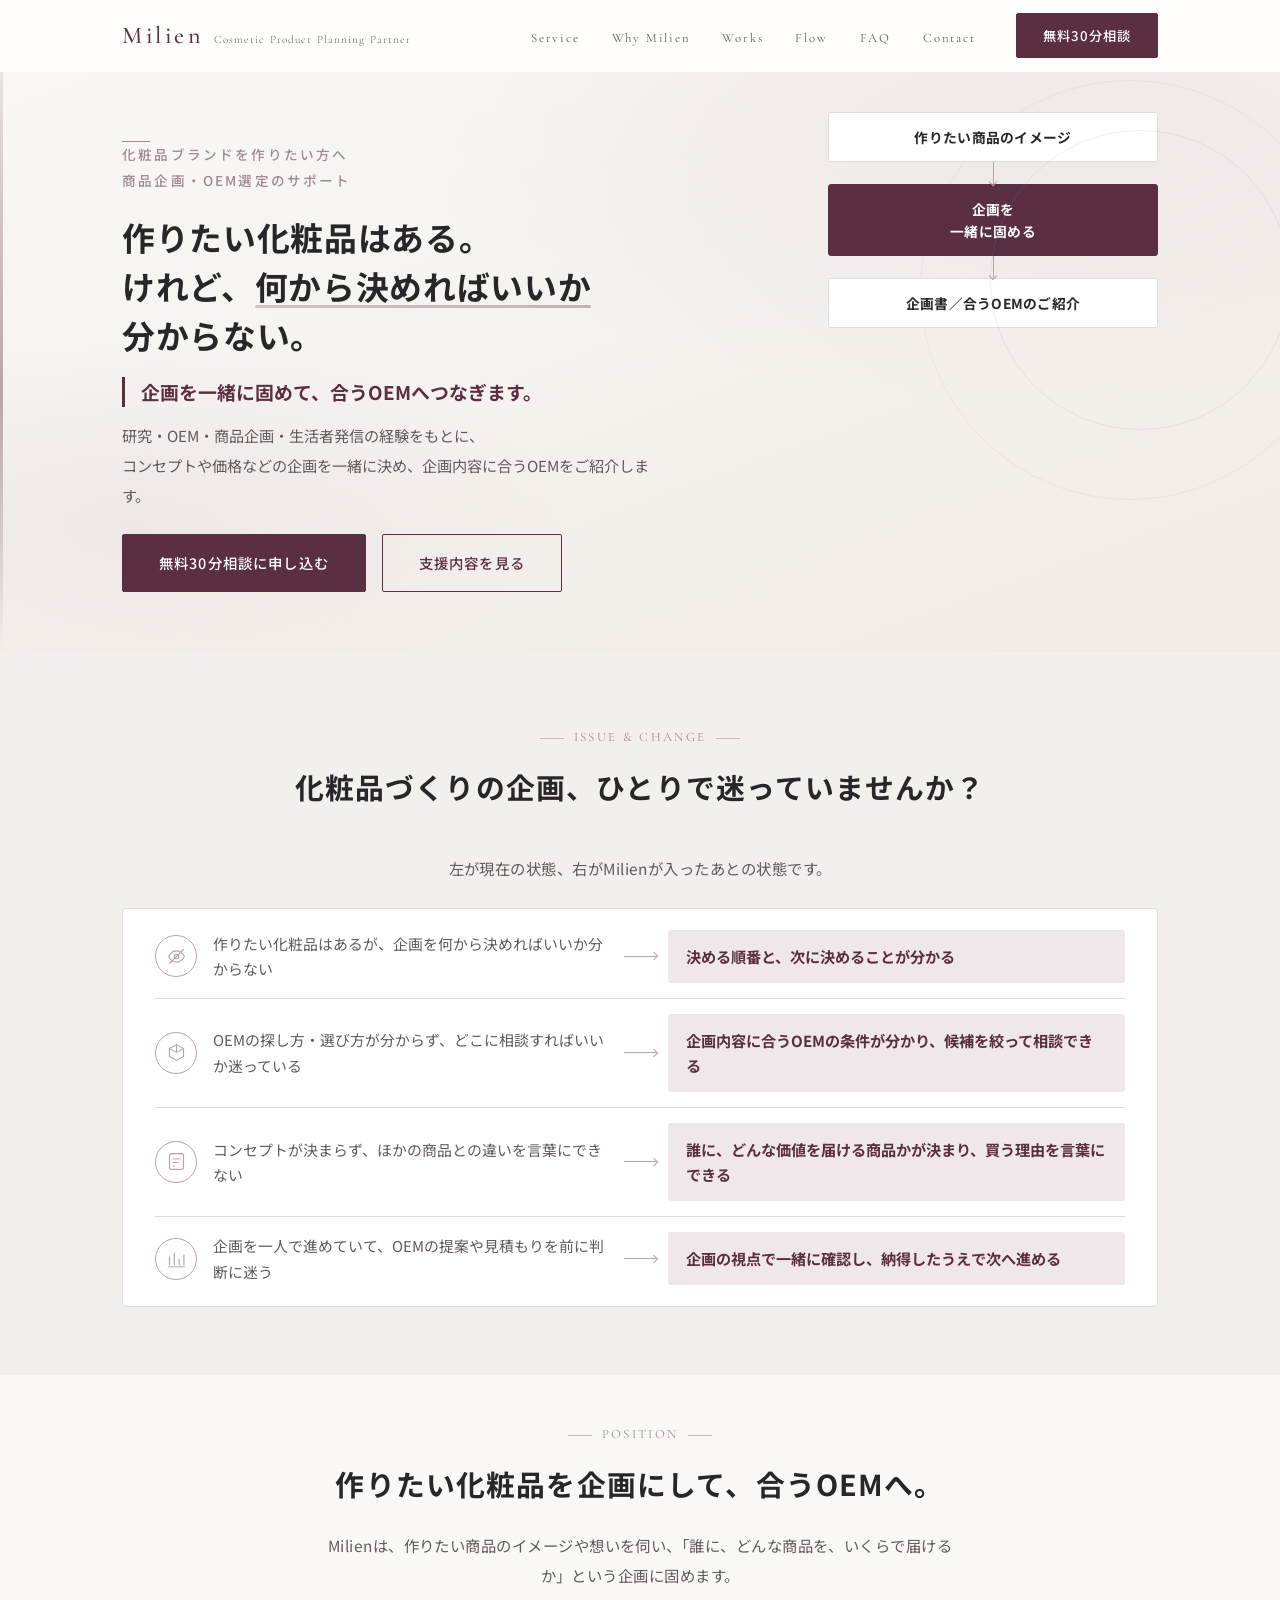
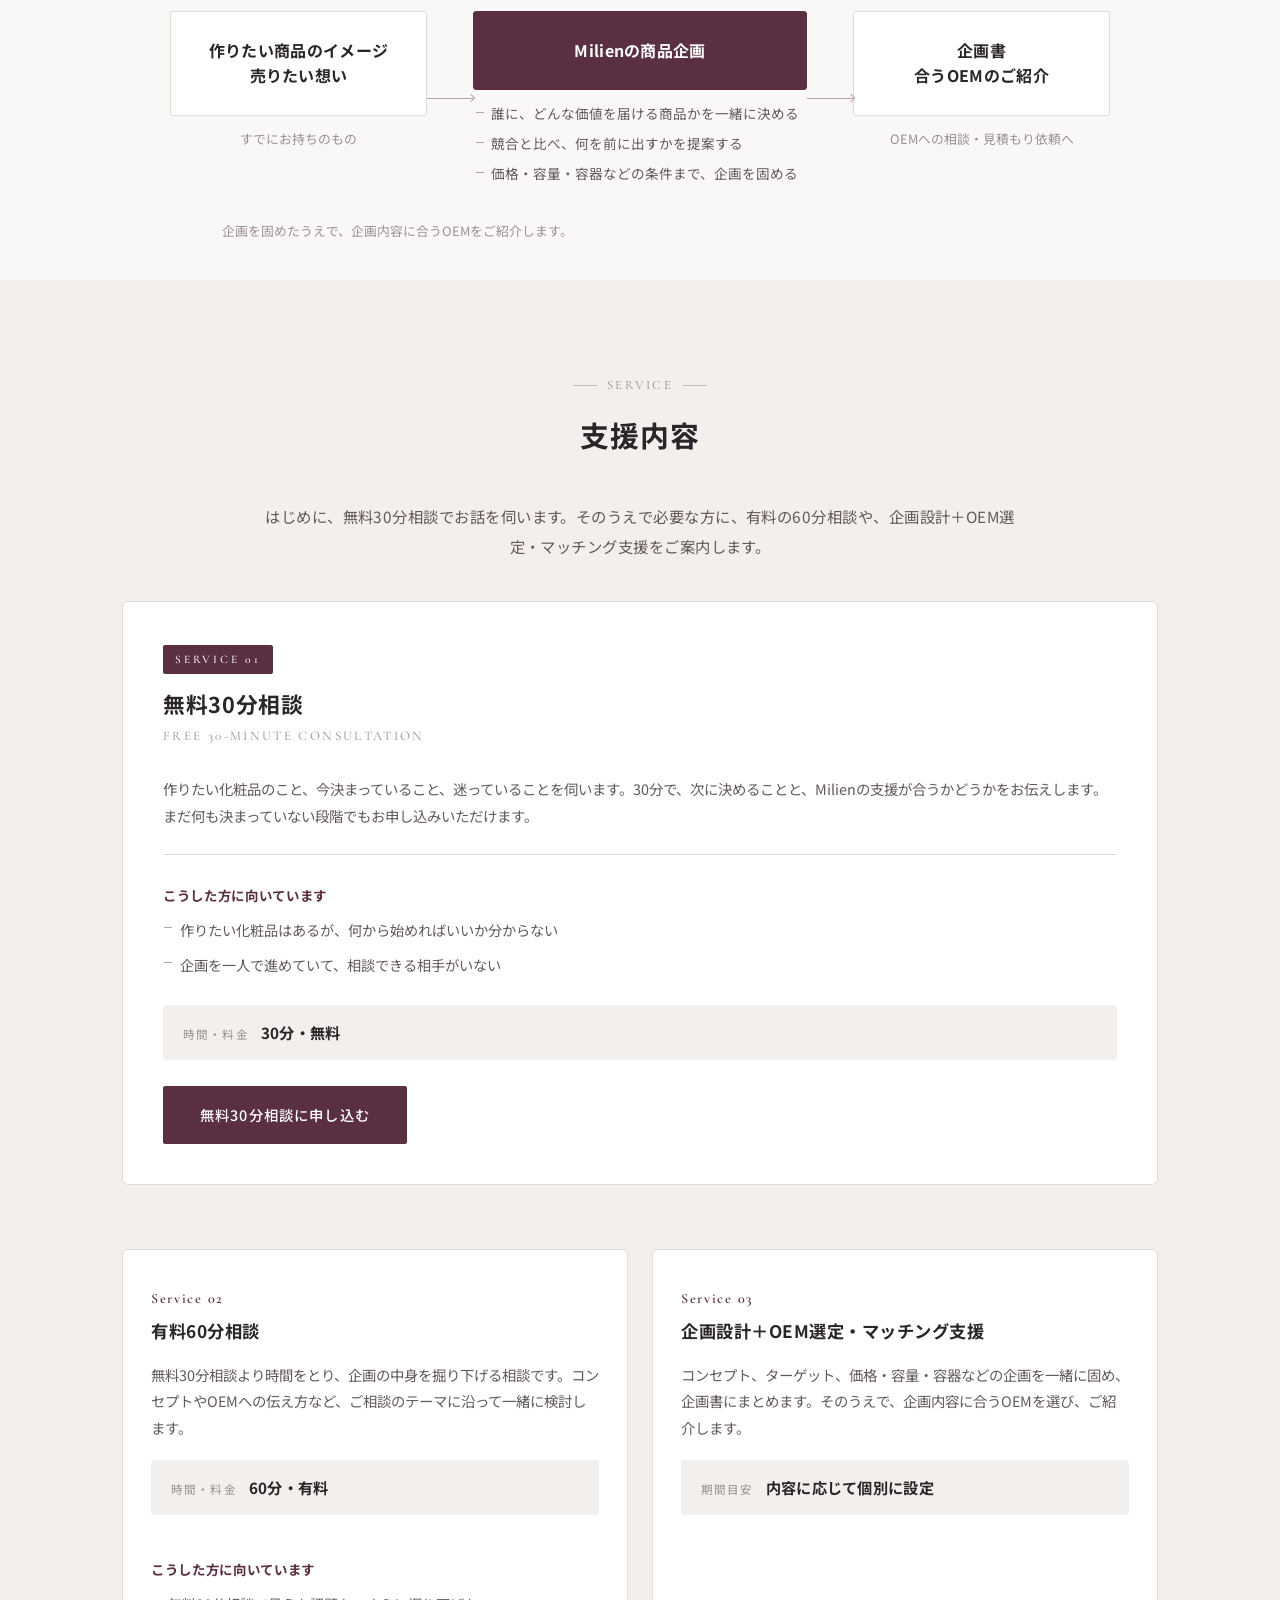
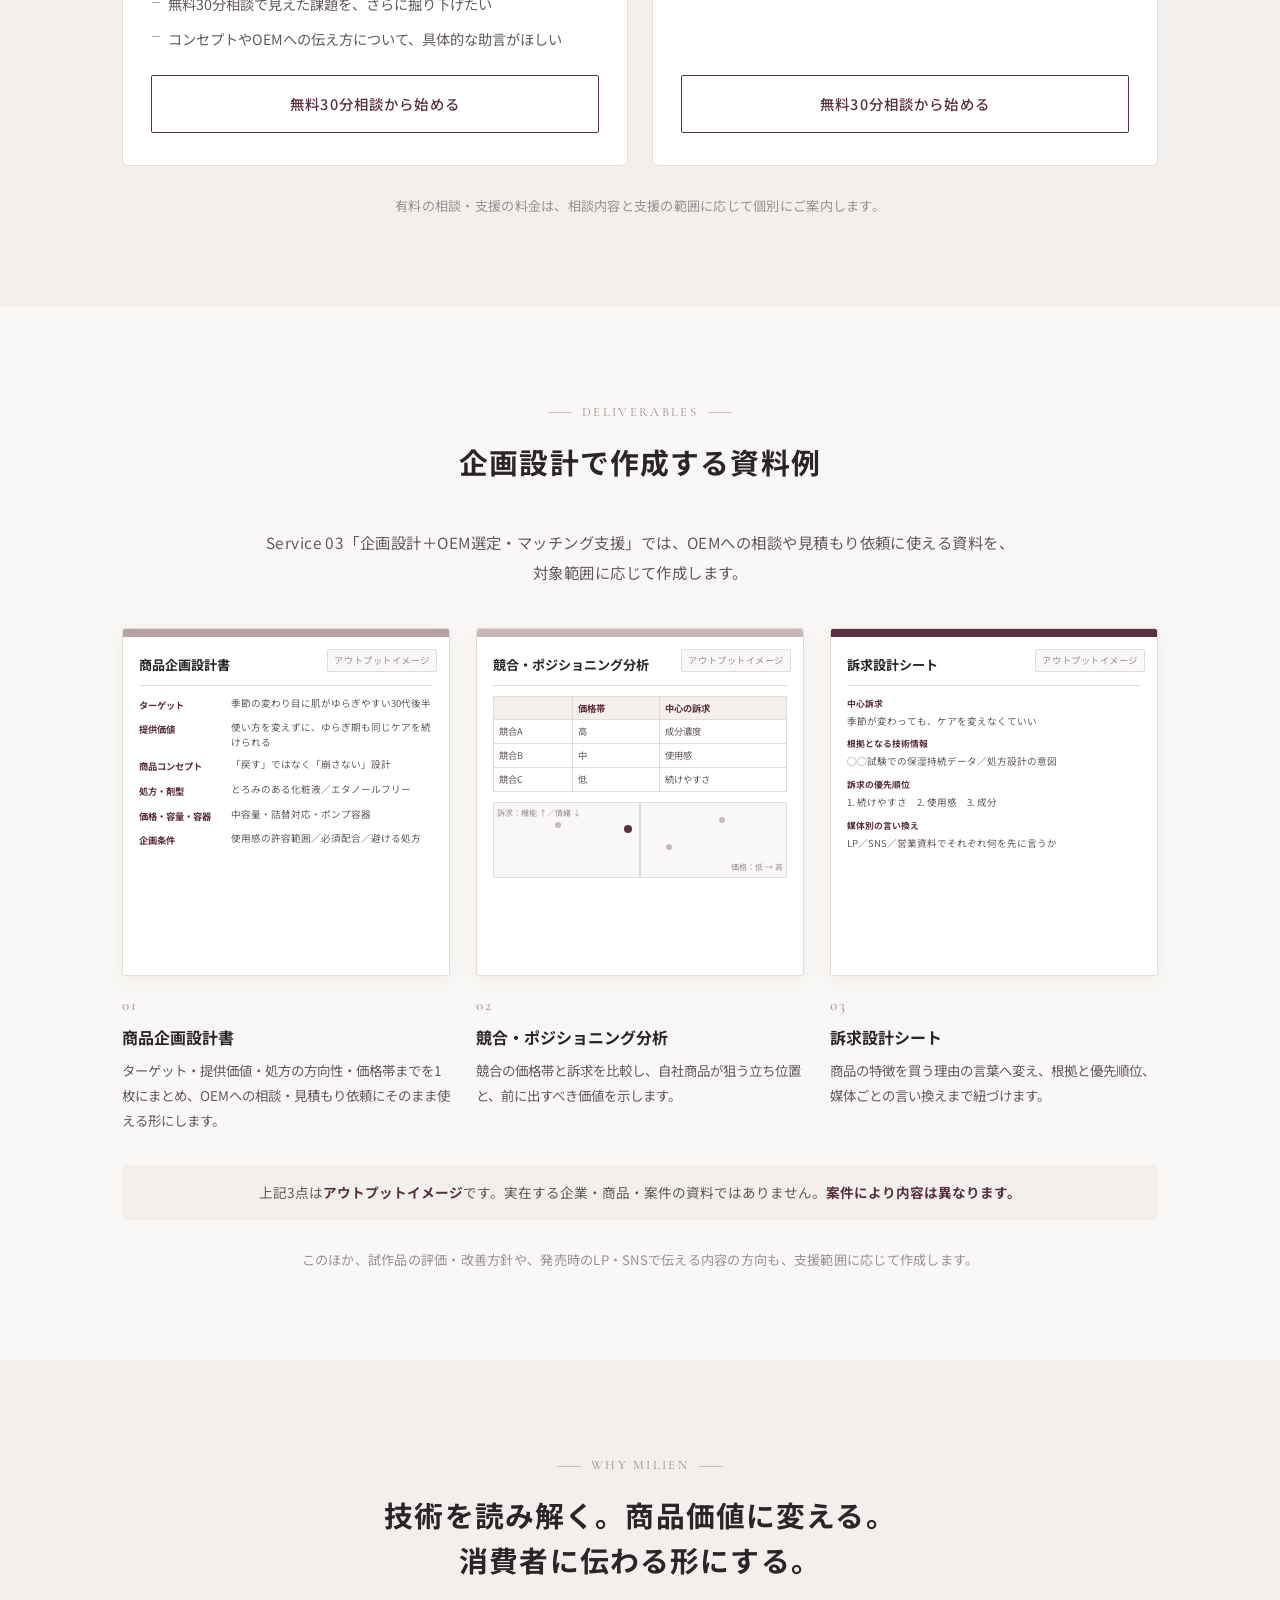
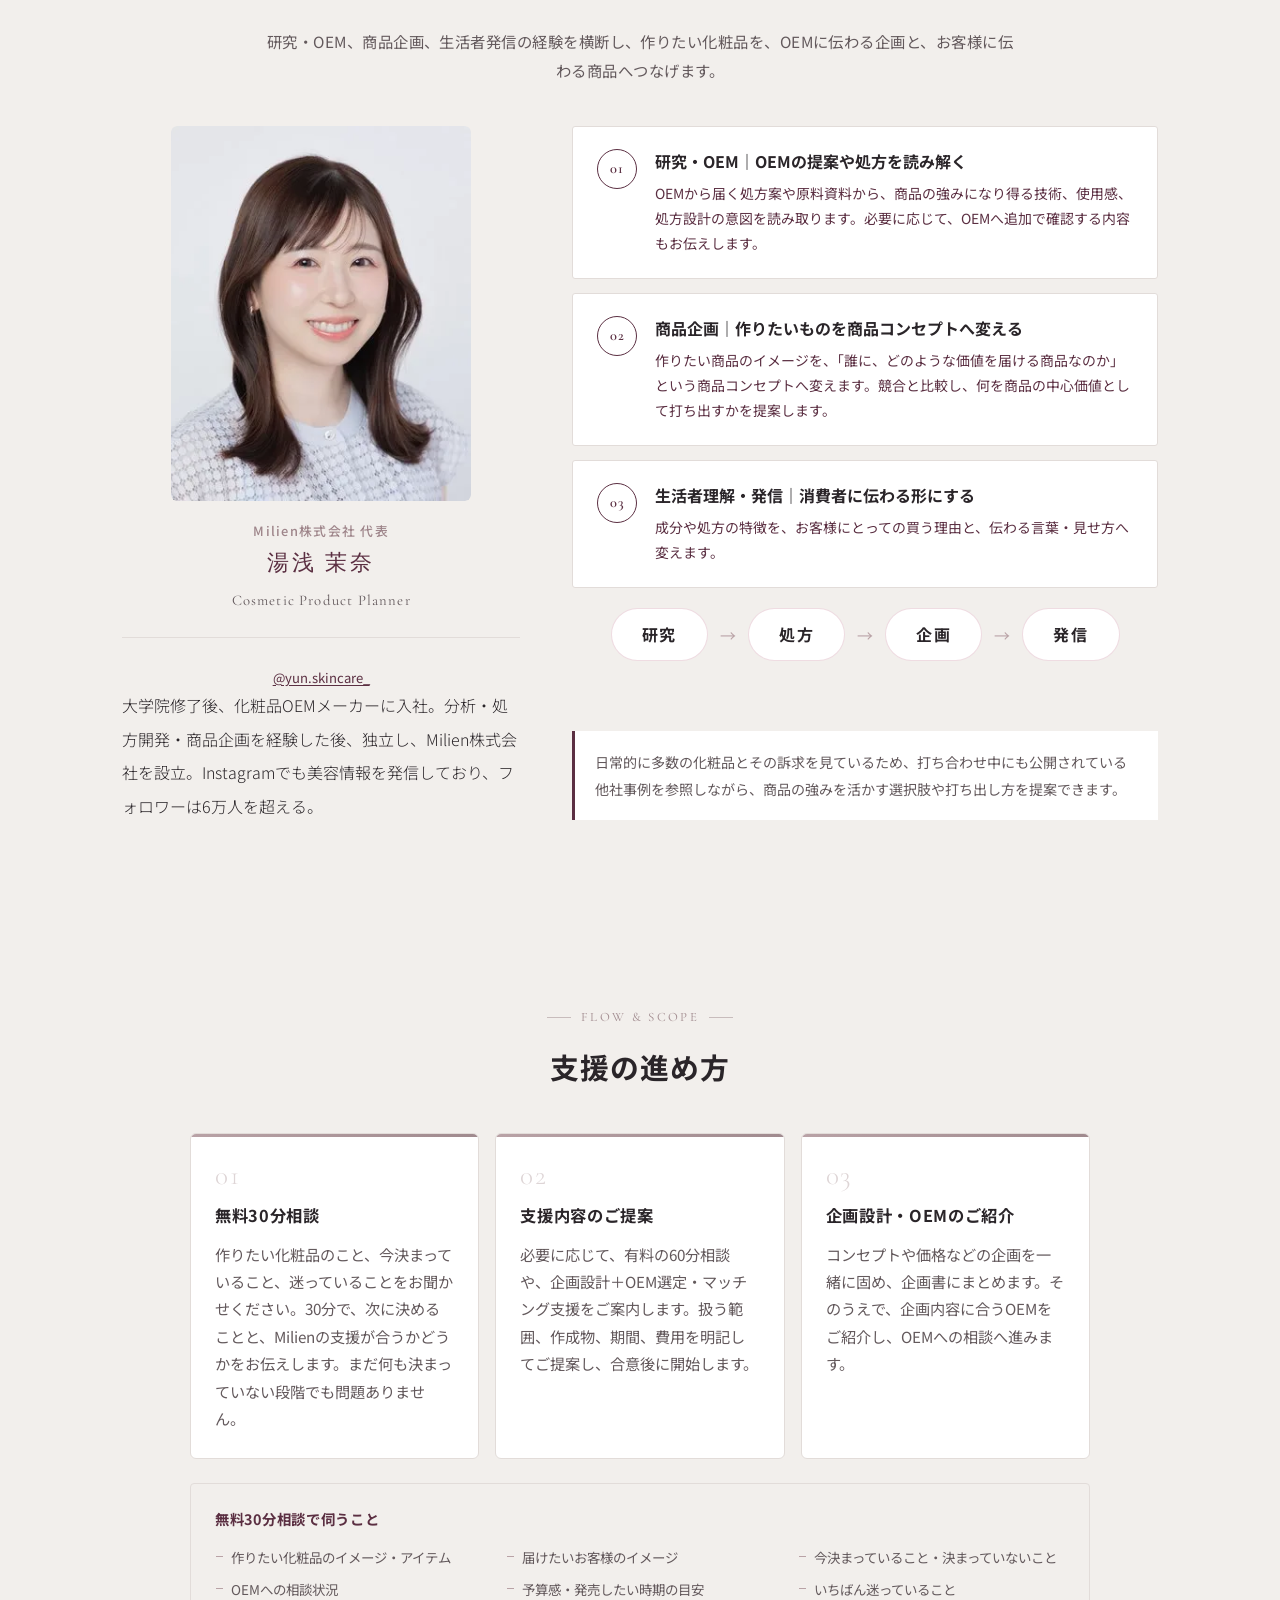
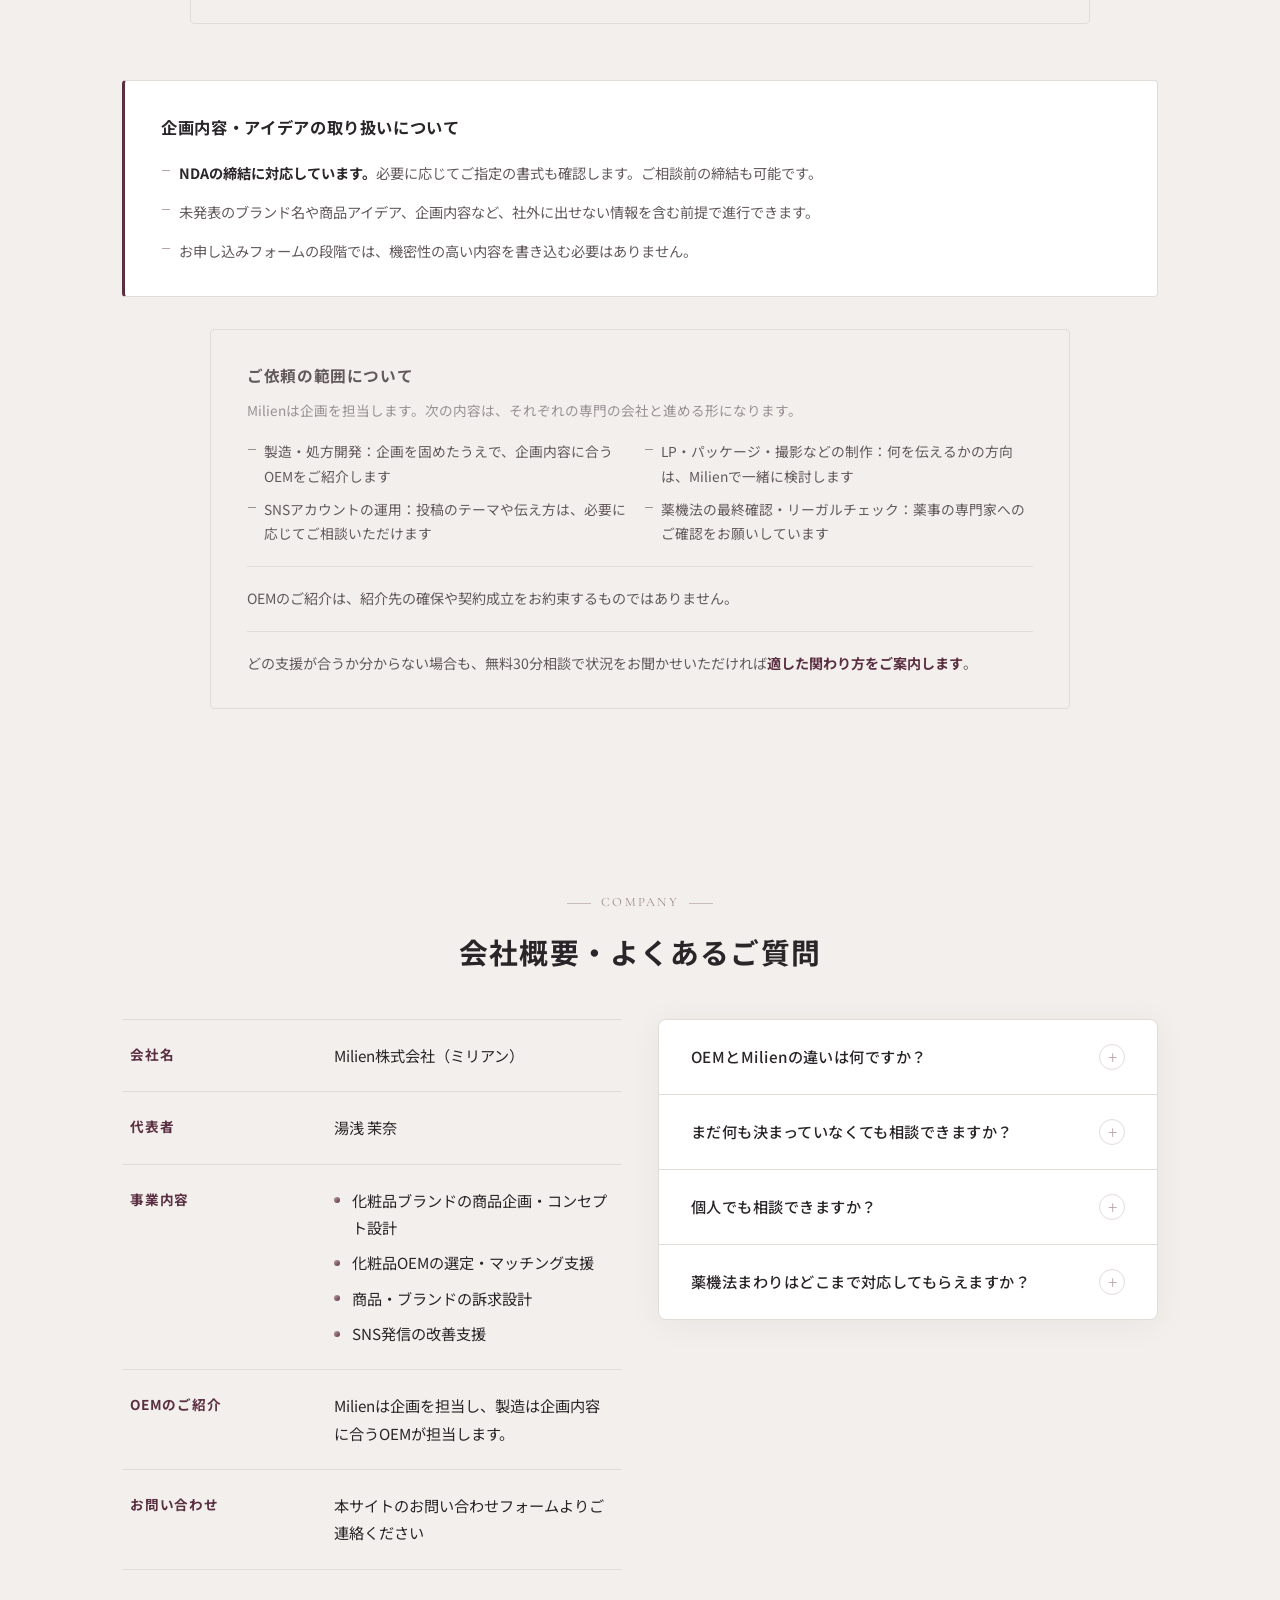
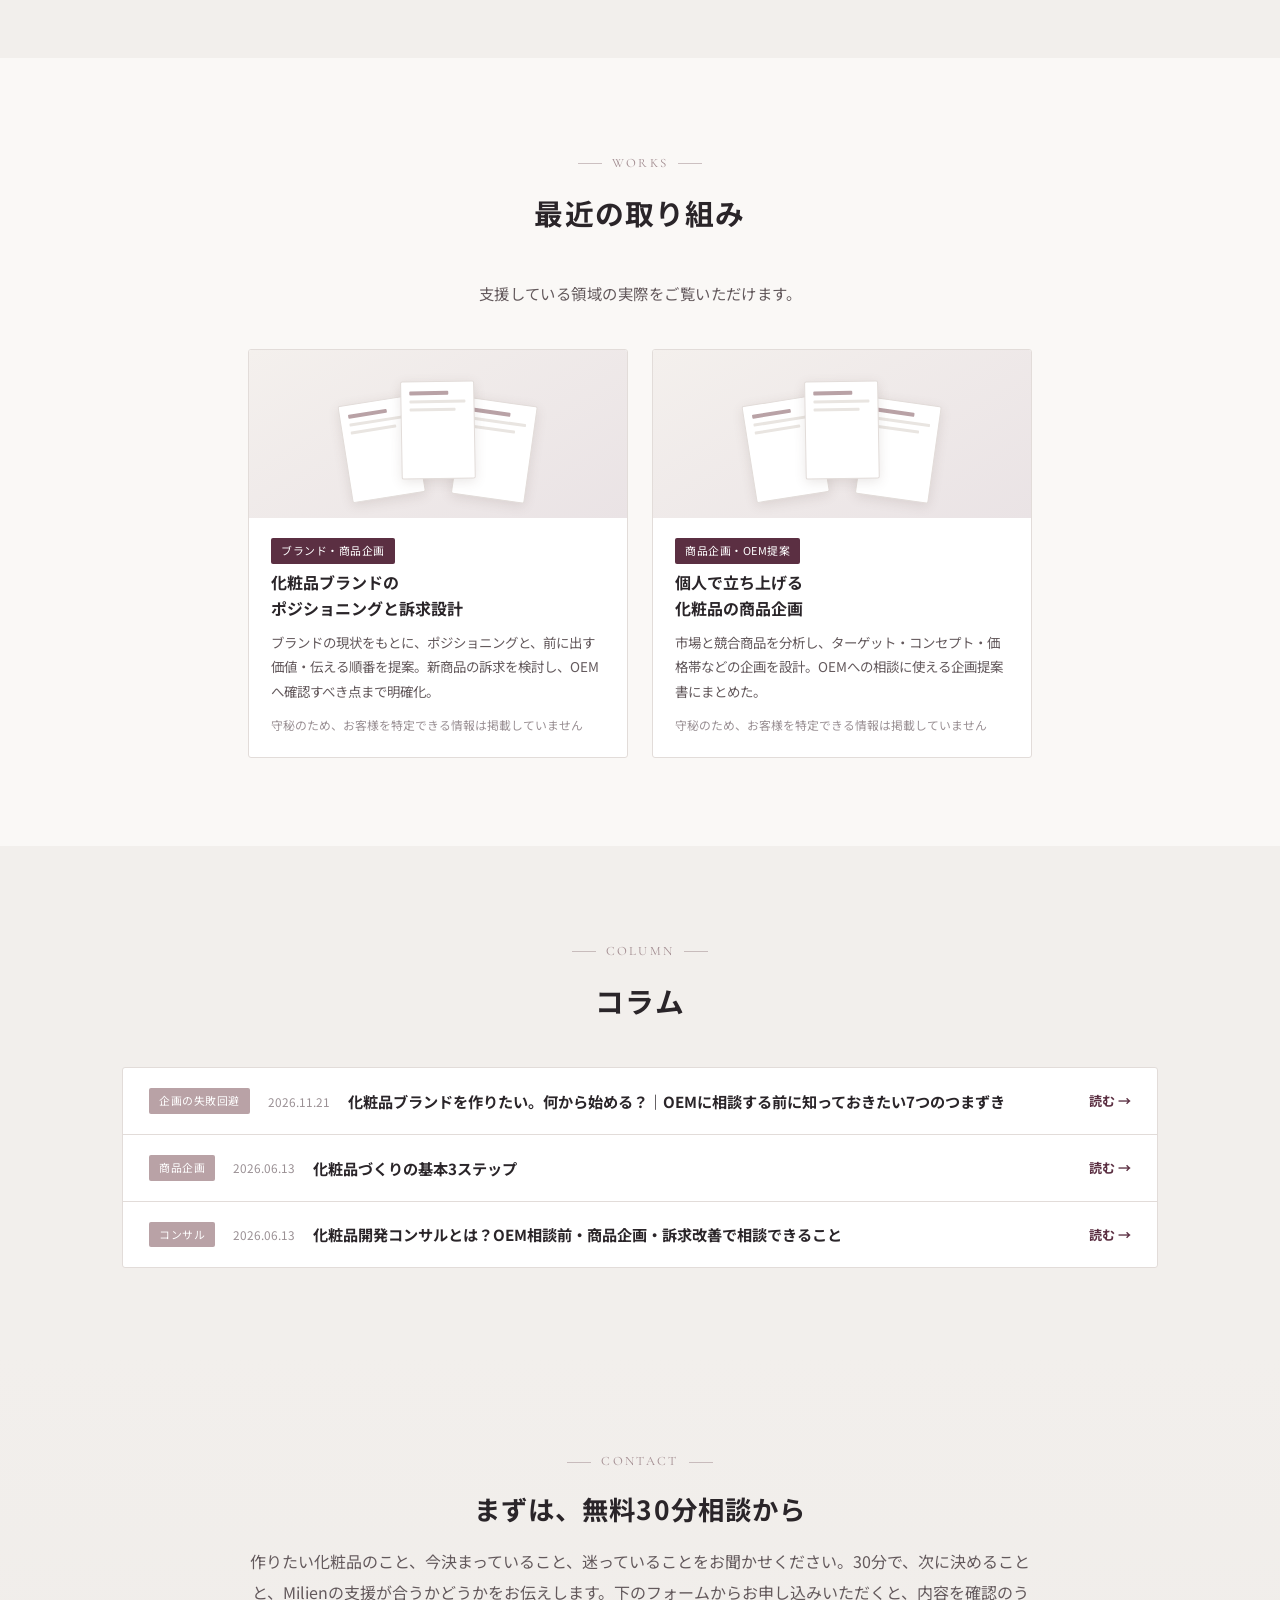
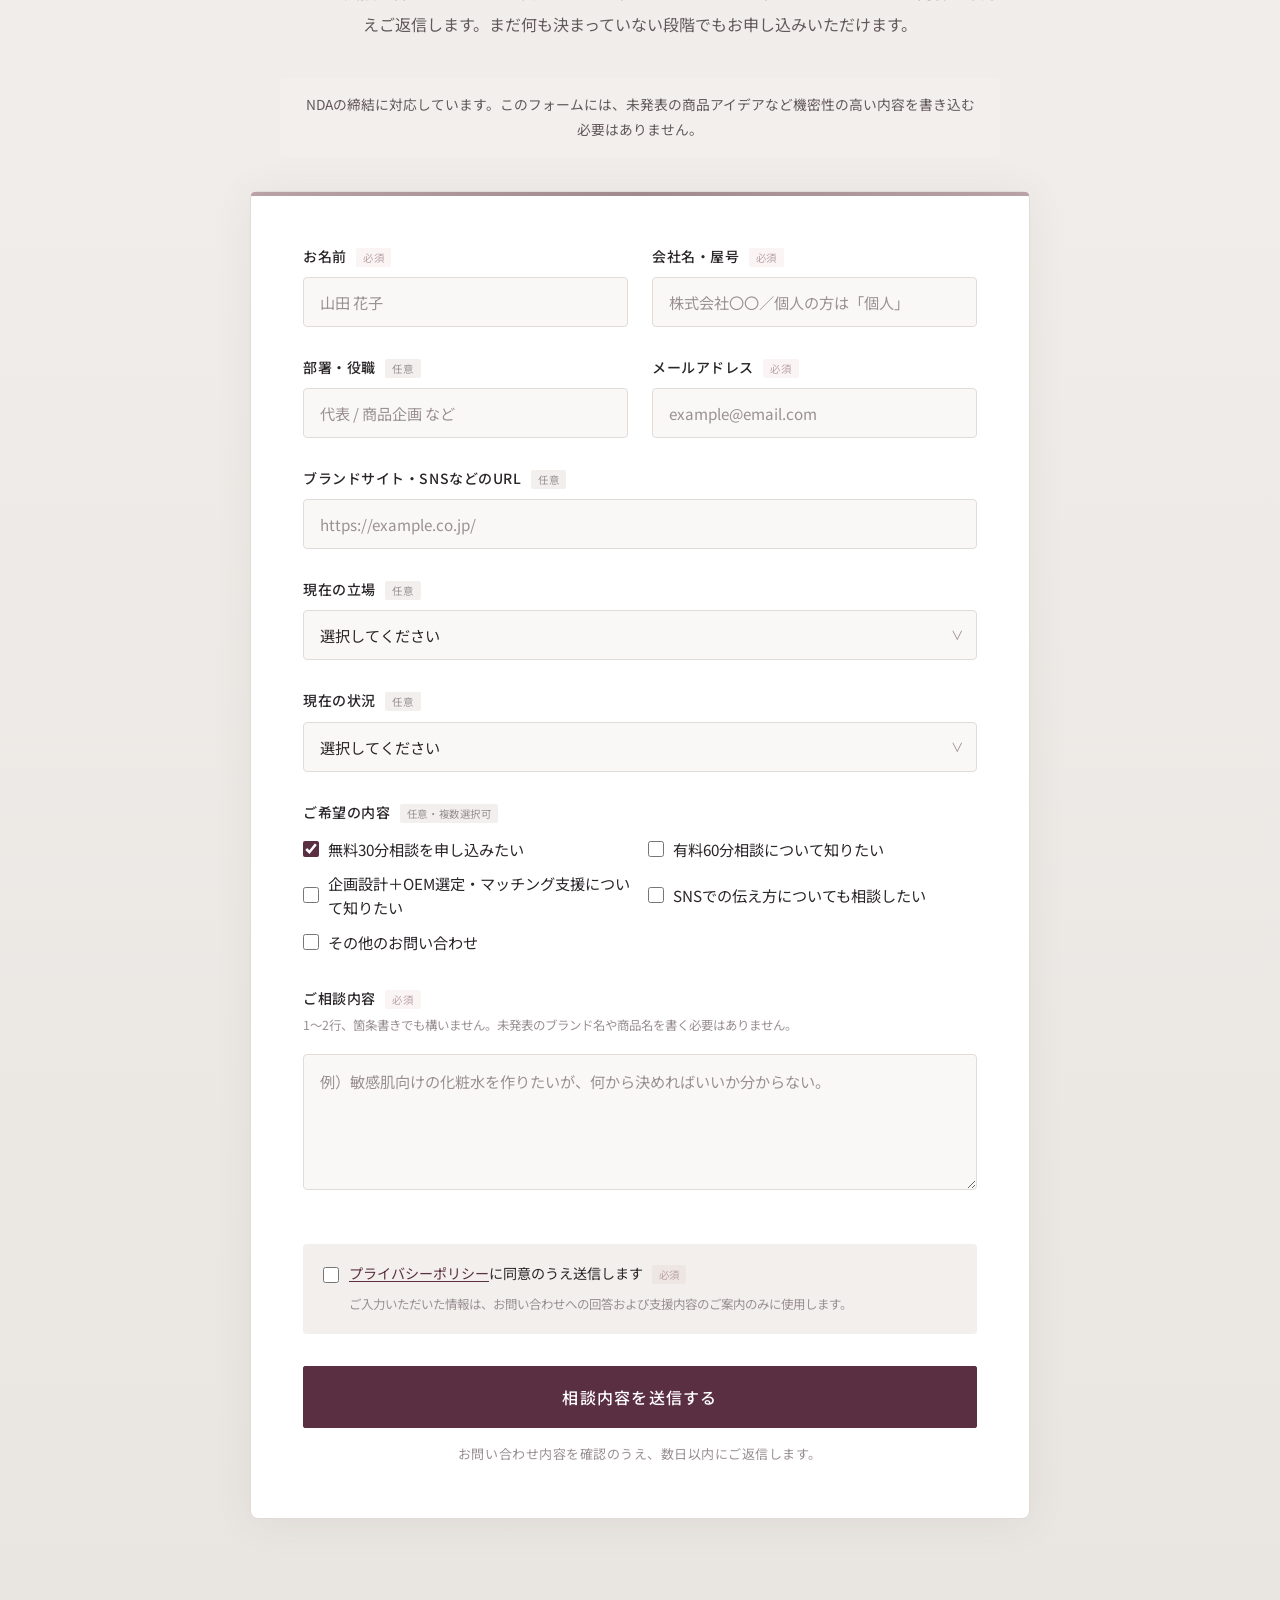
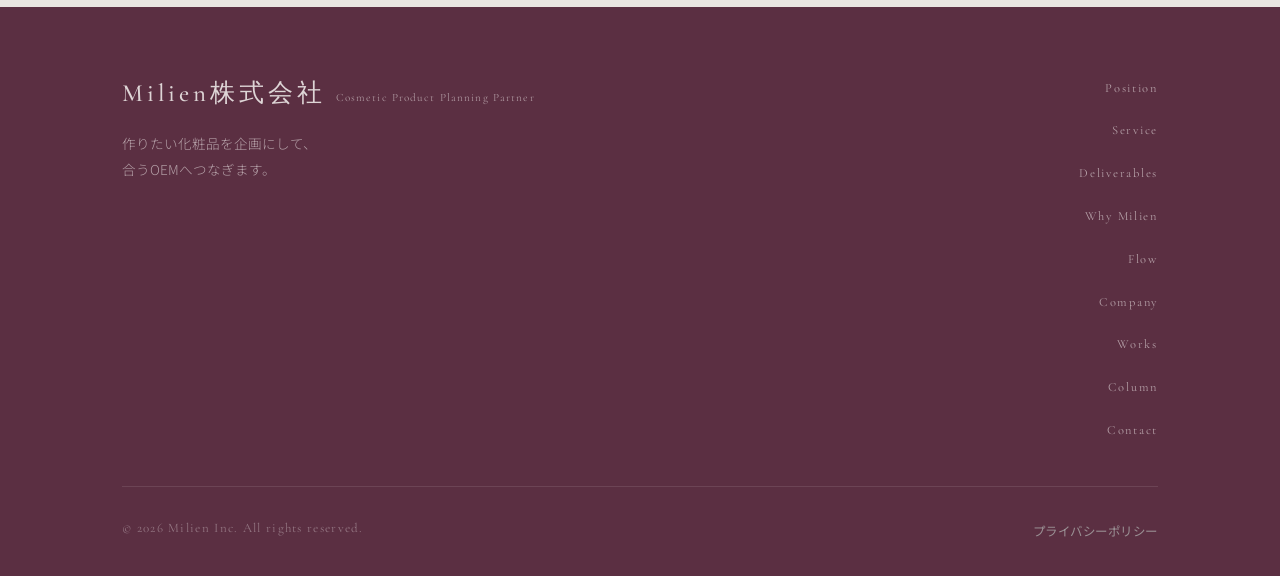
<file: index.html>
<!DOCTYPE html>
<html lang="ja">
<head>
  <meta charset="UTF-8">
  <meta name="viewport" content="width=device-width, initial-scale=1.0">
  <title>化粧品ブランドの商品企画・OEM選定支援｜Milien株式会社</title>
  <meta name="description" content="化粧品ブランドを作りたい方へ。コンセプトや価格などの企画を一緒に固め、企画内容に合うOEMをご紹介します。まずは無料30分相談で、次に決めることをお伝えします。">
  <meta property="og:title" content="化粧品ブランドの商品企画・OEM選定支援｜Milien株式会社">
  <meta property="og:description" content="化粧品ブランドを作りたい方へ。コンセプトや価格などの企画を一緒に固め、企画内容に合うOEMをご紹介します。まずは無料30分相談で、次に決めることをお伝えします。">
  <meta property="og:type" content="website">
  <meta property="og:url" content="https://www.milien.jp/">
  <meta property="og:site_name" content="Milien株式会社">
  <meta property="og:locale" content="ja_JP">
  <meta property="og:image" content="https://www.milien.jp/images/ogp.png">
  <meta property="og:image:width" content="1200">
  <meta property="og:image:height" content="630">
  <meta name="twitter:card" content="summary_large_image">
  <link rel="canonical" href="https://www.milien.jp/">
  <link rel="preconnect" href="https://fonts.googleapis.com">
  <link rel="preconnect" href="https://fonts.gstatic.com" crossorigin>
  <link rel="preload" as="style" href="https://fonts.googleapis.com/css2?family=Cormorant+Garamond:ital,wght@0,300;0,400;0,500;0,600;1,300;1,400&family=Noto+Sans+JP:wght@300;400;500;700&display=swap">
  <link href="https://fonts.googleapis.com/css2?family=Cormorant+Garamond:ital,wght@0,300;0,400;0,500;0,600;1,300;1,400&family=Noto+Sans+JP:wght@300;400;500;700&display=swap" rel="stylesheet" media="print" onload="this.media='all'">
  <noscript><link href="https://fonts.googleapis.com/css2?family=Cormorant+Garamond:ital,wght@0,300;0,400;0,500;0,600;1,300;1,400&family=Noto+Sans+JP:wght@300;400;500;700&display=swap" rel="stylesheet"></noscript>
  <link rel="stylesheet" href="css/style.css?v=29">
  <script type="application/ld+json">
{
  "@context": "https://schema.org",
  "@type": "Organization",
  "name": "Milien株式会社",
  "alternateName": "Milien Inc.",
  "url": "https://www.milien.jp/",
  "description": "化粧品ブランドを作りたい方に向けた商品企画・OEM選定支援。コンセプトや価格などの企画を一緒に固め、企画内容に合うOEMをご紹介します。",
  "areaServed": "JP",
  "knowsAbout": [
    "化粧品の商品企画",
    "化粧品ブランドの立ち上げ支援",
    "商品コンセプト設計",
    "化粧品OEMの選定・マッチング",
    "訴求設計"
  ]
}
</script>
</head>
<body>

  <!-- ===== HEADER ===== -->
  <header class="hdr" id="hdr">
    <div class="hdr__inner">
      <a href="#" class="hdr__logo">
        <span class="hdr__logo-en">Milien</span>
        <span class="hdr__logo-txt">Cosmetic Product Planning Partner</span>
      </a>
      <nav class="hdr__nav" id="hdrNav">
        <ul class="hdr__nav-list">
          <li><a href="#service"  class="hdr__nav-link">Service</a></li>
          <li><a href="#strength" class="hdr__nav-link">Why Milien</a></li>
          <li><a href="#works"    class="hdr__nav-link">Works</a></li>
          <li><a href="#flow"     class="hdr__nav-link">Flow</a></li>
          <li><a href="#faq"      class="hdr__nav-link">FAQ</a></li>
          <li><a href="#contact"  class="hdr__nav-link">Contact</a></li>
        </ul>
      </nav>
      <a href="#contact" class="btn btn--hdr">無料30分相談</a>
      <button class="hdr__burger" id="burger" aria-label="メニューを開く" aria-expanded="false" aria-controls="hdrNav">
        <span></span><span></span><span></span>
      </button>
    </div>
  </header>

  <main>

    <!-- ============================================================
         S1  HERO — 悩み起点の3段構成
         ============================================================ -->
    <section class="hero" id="top">
      <div class="hero__deco-line"></div>
      <div class="hero__inner">
        <div class="hero__copy">
          <p class="hero__label hero-anim">化粧品ブランドを作りたい方へ<br class="hero__label-br">商品企画・OEM選定のサポート</p>
          <h1 class="hero__title hero-anim d1">
            作りたい化粧品はある。<br>
            けれど、<span class="hero__title-under">何から決めればいいか</span><br>
            分からない。
          </h1>
          <p class="hero__solve hero-anim d2">
            企画を一緒に固めて、<br class="br-sp">合うOEMへつなぎます。
          </p>
          <p class="hero__desc hero-anim d2">
            研究・OEM・商品企画・生活者発信の経験をもとに、<br class="br-pc">コンセプトや価格などの企画を一緒に決め、企画内容に合うOEMをご紹介します。
          </p>
          <div class="hero__cta hero-anim d3">
            <a href="#contact" class="btn btn--primary">無料30分相談に申し込む</a>
            <a href="#service" class="btn btn--outline">支援内容を見る</a>
          </div>
        </div>

        <div class="hero__visual hero-anim d2" aria-hidden="true">
          <div class="pos3 pos3--mini">
            <div class="pos3__node">作りたい商品のイメージ</div>
            <div class="pos3__arw"></div>
            <div class="pos3__node pos3__node--mil">企画を<br>一緒に固める</div>
            <div class="pos3__arw"></div>
            <div class="pos3__node">企画書／合うOEMのご紹介</div>
          </div>
        </div>
      </div>
    </section>

    <!-- ============================================================
         S2  ISSUE & CHANGE — 悩みと解決後の変化（統合）
         ============================================================ -->
    <section class="section sec--tint issue" id="issue">
      <div class="container">
        <div class="sec-hd reveal">
          <span class="sec-label">Issue &amp; Change</span>
          <h2 class="sec-title">化粧品づくりの企画、<br class="br-sp">ひとりで迷っていませんか？</h2>
        </div>
        <p class="sec-lead reveal">左が現在の状態、右がMilienが入ったあとの状態です。</p>

        <div class="pairs reveal">
          <div class="pair">
            <div class="pair__now">
              <span class="pair__ic" aria-hidden="true">
                <svg viewBox="0 0 24 24" fill="none" xmlns="http://www.w3.org/2000/svg">
                  <path d="M3 12 C5.5 7.5 8.8 5.5 12 5.5 C15.2 5.5 18.5 7.5 21 12 C18.5 16.5 15.2 18.5 12 18.5 C8.8 18.5 5.5 16.5 3 12 Z" stroke="currentColor" stroke-width="1.3" stroke-linejoin="round"/>
                  <circle cx="12" cy="12" r="2.6" stroke="currentColor" stroke-width="1.2"/>
                  <path d="M4 20 L20 4" stroke="currentColor" stroke-width="1.3" stroke-linecap="round"/>
                </svg>
              </span>
              <p>作りたい化粧品はあるが、企画を何から決めればいいか分からない</p>
            </div>
            <span class="pair__arw" aria-hidden="true"></span>
            <p class="pair__next">決める順番と、次に決めることが分かる</p>
          </div>

          <div class="pair">
            <div class="pair__now">
              <span class="pair__ic" aria-hidden="true">
                <svg viewBox="0 0 24 24" fill="none" xmlns="http://www.w3.org/2000/svg">
                  <path d="M12 3 L20 7.5 V16.5 L12 21 L4 16.5 V7.5 Z" stroke="currentColor" stroke-width="1.3" stroke-linejoin="round"/>
                  <path d="M12 3 V12 M12 12 L20 7.5 M12 12 L4 7.5" stroke="currentColor" stroke-width="1.1"/>
                </svg>
              </span>
              <p>OEMの探し方・選び方が分からず、どこに相談すればいいか迷っている</p>
            </div>
            <span class="pair__arw" aria-hidden="true"></span>
            <p class="pair__next">企画内容に合うOEMの条件が分かり、候補を絞って相談できる</p>
          </div>

          <div class="pair">
            <div class="pair__now">
              <span class="pair__ic" aria-hidden="true">
                <svg viewBox="0 0 24 24" fill="none" xmlns="http://www.w3.org/2000/svg">
                  <rect x="4" y="3" width="16" height="18" rx="2" stroke="currentColor" stroke-width="1.3"/>
                  <path d="M8 9 H16 M8 13 H14" stroke="currentColor" stroke-width="1.1" stroke-linecap="round"/>
                  <path d="M8.5 17.5 L11 17.5" stroke="currentColor" stroke-width="1.1" stroke-linecap="round" stroke-dasharray="1 2.5"/>
                </svg>
              </span>
              <p>コンセプトが決まらず、ほかの商品との違いを言葉にできない</p>
            </div>
            <span class="pair__arw" aria-hidden="true"></span>
            <p class="pair__next">誰に、どんな価値を届ける商品かが決まり、買う理由を言葉にできる</p>
          </div>

          <div class="pair">
            <div class="pair__now">
              <span class="pair__ic" aria-hidden="true">
                <svg viewBox="0 0 24 24" fill="none" xmlns="http://www.w3.org/2000/svg">
                  <path d="M4 19 V10 M9.5 19 V6 M15 19 V13 M20.5 19 V8" stroke="currentColor" stroke-width="1.4" stroke-linecap="round"/>
                  <path d="M3 21.5 H21.5" stroke="currentColor" stroke-width="1.1" stroke-linecap="round"/>
                </svg>
              </span>
              <p>企画を一人で進めていて、OEMの提案や見積もりを前に判断に迷う</p>
            </div>
            <span class="pair__arw" aria-hidden="true"></span>
            <p class="pair__next">企画の視点で一緒に確認し、納得したうえで次へ進める</p>
          </div>
        </div>
      </div>
    </section>

    <!-- ============================================================
         S3  POSITION — Milienが入る位置の図
         ============================================================ -->
    <section class="section position" id="position">
      <div class="container">
        <div class="sec-hd reveal">
          <span class="sec-label">Position</span>
          <h2 class="sec-title">作りたい化粧品を企画にして、<br class="br-sp">合うOEMへ。</h2>
        </div>
        <p class="sec-lead reveal">Milienは、作りたい商品のイメージや想いを伺い、「誰に、どんな商品を、いくらで届けるか」という企画に固めます。</p>

        <div class="pos3 pos3--full reveal">
          <div class="pos3__step">
            <div class="pos3__node">作りたい商品のイメージ<br>売りたい想い</div>
            <p class="pos3__aside">すでにお持ちのもの</p>
          </div>
          <span class="pos3__arw" aria-hidden="true"></span>
          <div class="pos3__step pos3__step--mid">
            <div class="pos3__node pos3__node--mil">Milienの商品企画</div>
            <ul class="pos3__list">
              <li>誰に、どんな価値を届ける商品かを一緒に決める</li>
              <li>競合と比べ、何を前に出すかを提案する</li>
              <li>価格・容量・容器などの条件まで、企画を固める</li>
            </ul>
          </div>
          <span class="pos3__arw" aria-hidden="true"></span>
          <div class="pos3__step">
            <div class="pos3__node">企画書<br>合うOEMのご紹介</div>
            <p class="pos3__aside">OEMへの相談・見積もり依頼へ</p>
          </div>
        </div>

        <div class="pos3__notes reveal">
          <p>企画を固めたうえで、企画内容に合うOEMをご紹介します。</p>
        </div>
      </div>
    </section>

    <!-- ============================================================
         S4  SERVICE — 支援内容
         ============================================================ -->
    <section class="section sec--tint supp" id="service">
      <div class="container">
        <div class="sec-hd reveal">
          <span class="sec-label">Service</span>
          <h2 class="sec-title">支援内容</h2>
        </div>
        <p class="sec-lead reveal">はじめに、無料30分相談でお話を伺います。そのうえで必要な方に、有料の60分相談や、企画設計＋OEM選定・マッチング支援をご案内します。</p>

        <article class="plan plan--a reveal">
          <div class="plan__hd">
            <span class="plan__axis">Service 01</span>
            <h3 class="plan__ttl">無料30分相談</h3>
            <p class="plan__en">Free 30-minute Consultation</p>
          </div>
          <p class="plan__lead">作りたい化粧品のこと、今決まっていること、迷っていることを伺います。30分で、次に決めることと、Milienの支援が合うかどうかをお伝えします。まだ何も決まっていない段階でもお申し込みいただけます。</p>
          <div class="plan__body">
            <div class="plan__col">
              <h4 class="plan__lbl">こうした方に向いています</h4>
              <ul class="plan__list">
                <li>作りたい化粧品はあるが、何から始めればいいか分からない</li>
                <li>企画を一人で進めていて、相談できる相手がいない</li>
              </ul>
            </div>
            <details class="plan__more">
              <summary class="plan__more-sum">30分で分かることを見る</summary>
              <div class="plan__col plan__more-in">
                <h4 class="plan__lbl">30分で分かること</h4>
                <ul class="plan__list">
                  <li>今の企画で、次に決めること</li>
                  <li>企画を進める順番の目安</li>
                  <li>Milienの支援が合うかどうか</li>
                </ul>
              </div>
            </details>
          </div>
          <div class="plan__meta">
            <div class="plan__meta-item">
              <span class="plan__meta-lbl">時間・料金</span>
              <span class="plan__meta-val">30分・無料</span>
            </div>
          </div>
          <div class="plan__cta">
            <a href="#contact" class="btn btn--primary plan__cta-btn" data-preset="無料30分相談を申し込みたい">無料30分相談に申し込む</a>
          </div>
        </article>

        <div class="plan-group__grid service-plan-grid">
          <article class="plan plan--b reveal">
            <div class="plan__hd plan__hd--compact">
              <span class="plan__num">Service 02</span>
              <h3 class="plan__ttl plan__ttl--sm">有料60分相談</h3>
            </div>
            <p class="plan__lead">無料30分相談より時間をとり、企画の中身を掘り下げる相談です。コンセプトやOEMへの伝え方など、ご相談のテーマに沿って一緒に検討します。</p>
            <div class="plan__meta plan__meta--stack">
              <div class="plan__meta-item">
                <span class="plan__meta-lbl">時間・料金</span>
                <span class="plan__meta-val">60分・有料</span>
              </div>
            </div>
            <h4 class="plan__lbl">こうした方に向いています</h4>
            <ul class="plan__list">
              <li>無料30分相談で見えた課題を、さらに掘り下げたい</li>
              <li>コンセプトやOEMへの伝え方について、具体的な助言がほしい</li>
            </ul>
            <div class="plan__cta">
              <a href="#contact" class="btn btn--outline btn--full plan__cta-btn" data-preset="無料30分相談を申し込みたい">無料30分相談から始める</a>
            </div>
          </article>

          <article class="plan plan--b reveal d1">
            <div class="plan__hd plan__hd--compact">
              <span class="plan__num">Service 03</span>
              <h3 class="plan__ttl plan__ttl--sm">企画設計＋<br class="br-sp">OEM選定・マッチング支援</h3>
            </div>
            <p class="plan__lead">コンセプト、ターゲット、価格・容量・容器などの企画を一緒に固め、企画書にまとめます。そのうえで、企画内容に合うOEMを選び、ご紹介します。</p>
            <div class="plan__meta plan__meta--stack">
              <div class="plan__meta-item">
                <span class="plan__meta-lbl">期間目安</span>
                <span class="plan__meta-val">内容に応じて個別に設定</span>
              </div>
            </div>
            <details class="plan__more">
              <summary class="plan__more-sum">主な内容を見る</summary>
              <div class="plan__more-in">
                <h4 class="plan__lbl">主な内容</h4>
                <ul class="plan__list">
                  <li>商品コンセプトとターゲットの設定</li>
                  <li>価格・容量・容器などの企画条件</li>
                  <li>OEMへの相談・見積もり依頼に使える企画書</li>
                  <li>企画内容に合うOEMの選定・ご紹介</li>
                </ul>
                <div class="plan__deliv">
                  <span class="plan__deliv-lbl">必要に応じて追加できる内容</span>
                  <p>発売時のSNSでの伝え方も、あわせてご相談いただけます。</p>
                </div>
              </div>
            </details>
            <div class="plan__cta">
              <a href="#contact" class="btn btn--outline btn--full plan__cta-btn" data-preset="無料30分相談を申し込みたい">無料30分相談から始める</a>
            </div>
          </article>
        </div>

        <p class="sec-note reveal">有料の相談・支援の料金は、相談内容と支援の範囲に応じて個別にご案内します。</p>
      </div>
    </section>

    <!-- ============================================================
         S5  DELIVERABLES — 成果物（書式サンプル）
         ============================================================ -->
    <section class="section deliv-sec" id="deliverables">
      <div class="container">
        <div class="sec-hd reveal">
          <span class="sec-label">Deliverables</span>
          <h2 class="sec-title">企画設計で<br class="br-sp">作成する資料例</h2>
        </div>
        <p class="sec-lead reveal">Service 03「企画設計＋OEM選定・マッチング支援」では、OEMへの相談や見積もり依頼に使える資料を、対象範囲に応じて作成します。</p>

        <div class="docs">

          <!-- 01 商品企画設計書 -->
          <figure class="doc reveal">
            <div class="doc__paper" aria-hidden="true">
              <div class="doc__bar"></div>
              <div class="doc__body">
                <span class="doc__stamp">アウトプットイメージ</span>
                <p class="doc__ttl">商品企画設計書</p>
                <dl class="doc__rows">
                  <div><dt>ターゲット</dt><dd>季節の変わり目に肌がゆらぎやすい30代後半</dd></div>
                  <div><dt>提供価値</dt><dd>使い方を変えずに、ゆらぎ期も同じケアを続けられる</dd></div>
                  <div><dt>商品コンセプト</dt><dd>「戻す」ではなく「崩さない」設計</dd></div>
                  <div><dt>処方・剤型</dt><dd>とろみのある化粧液／エタノールフリー</dd></div>
                  <div><dt>価格・容量・容器</dt><dd>中容量・詰替対応・ポンプ容器</dd></div>
                  <div><dt>企画条件</dt><dd>使用感の許容範囲／必須配合／避ける処方</dd></div>
                </dl>
              </div>
            </div>
            <figcaption class="doc__cap">
              <span class="doc__no">01</span>
              <b>商品企画設計書</b>
              <span>ターゲット・提供価値・処方の方向性・価格帯までを1枚にまとめ、OEMへの相談・見積もり依頼にそのまま使える形にします。</span>
            </figcaption>
          </figure>

          <!-- 02 競合・ポジショニング分析 -->
          <figure class="doc reveal d1">
            <div class="doc__paper" aria-hidden="true">
              <div class="doc__bar doc__bar--greige"></div>
              <div class="doc__body">
                <span class="doc__stamp">アウトプットイメージ</span>
                <p class="doc__ttl">競合・ポジショニング分析</p>
                <table class="doc__tbl">
                  <tr><th></th><th>価格帯</th><th>中心の訴求</th></tr>
                  <tr><td>競合A</td><td>高</td><td>成分濃度</td></tr>
                  <tr><td>競合B</td><td>中</td><td>使用感</td></tr>
                  <tr><td>競合C</td><td>低</td><td>続けやすさ</td></tr>
                </table>
                <div class="doc__map">
                  <span class="doc__map-ax doc__map-ax--y">訴求：機能 ↑／情緒 ↓</span>
                  <span class="doc__map-ax doc__map-ax--x">価格：低 → 高</span>
                  <i class="doc__dot" style="left:22%;top:30%"></i>
                  <i class="doc__dot" style="left:60%;top:60%"></i>
                  <i class="doc__dot" style="left:78%;top:24%"></i>
                  <i class="doc__dot doc__dot--own" style="left:46%;top:36%"></i>
                </div>
              </div>
            </div>
            <figcaption class="doc__cap">
              <span class="doc__no">02</span>
              <b>競合・ポジショニング分析</b>
              <span>競合の価格帯と訴求を比較し、自社商品が狙う立ち位置と、前に出すべき価値を示します。</span>
            </figcaption>
          </figure>

          <!-- 03 訴求設計シート -->
          <figure class="doc reveal d2">
            <div class="doc__paper" aria-hidden="true">
              <div class="doc__bar doc__bar--plum"></div>
              <div class="doc__body">
                <span class="doc__stamp">アウトプットイメージ</span>
                <p class="doc__ttl">訴求設計シート</p>
                <div class="doc__blk">
                  <span class="doc__blk-lbl">中心訴求</span>
                  <p>季節が変わっても、ケアを変えなくていい</p>
                </div>
                <div class="doc__blk">
                  <span class="doc__blk-lbl">根拠となる技術情報</span>
                  <p>◯◯試験での保湿持続データ／処方設計の意図</p>
                </div>
                <div class="doc__blk">
                  <span class="doc__blk-lbl">訴求の優先順位</span>
                  <p>1. 続けやすさ　2. 使用感　3. 成分</p>
                </div>
                <div class="doc__blk">
                  <span class="doc__blk-lbl">媒体別の言い換え</span>
                  <p>LP／SNS／営業資料でそれぞれ何を先に言うか</p>
                </div>
              </div>
            </div>
            <figcaption class="doc__cap">
              <span class="doc__no">03</span>
              <b>訴求設計シート</b>
              <span>商品の特徴を買う理由の言葉へ変え、根拠と優先順位、媒体ごとの言い換えまで紐づけます。</span>
            </figcaption>
          </figure>
        </div>

        <p class="docs__disc reveal">
          上記3点は<strong>アウトプットイメージ</strong>です。実在する企業・商品・案件の資料ではありません。<strong>案件により内容は異なります。</strong>
        </p>
        <p class="sec-note reveal">このほか、試作品の評価・改善方針や、発売時のLP・SNSで伝える内容の方向も、支援範囲に応じて作成します。</p>
      </div>
    </section>

    <!-- ============================================================
         S6  WHY MILIEN — 理由・代表紹介
         ============================================================ -->
    <section class="section sec--tint str" id="strength">
      <div class="container">
        <div class="sec-hd reveal">
          <span class="sec-label">Why Milien</span>
          <h2 class="sec-title">技術を読み解く。商品価値に変える。<br class="br-pc">消費者に伝わる形にする。</h2>
        </div>
        <p class="sec-lead reveal">研究・OEM、商品企画、生活者発信の経験を横断し、作りたい化粧品を、OEMに伝わる企画と、お客様に伝わる商品へつなげます。</p>

        <div class="why">
          <div class="why__photo reveal" id="profile">
            <div class="prof__av">
              <picture>
                <source type="image/webp" srcset="images/profile-400.webp 400w, images/profile-800.webp 800w" sizes="(max-width: 767px) 200px, 280px">
                <img class="prof__av-img" src="images/profile-400.jpg" srcset="images/profile-400.jpg 400w, images/profile-800.jpg 800w" sizes="(max-width: 767px) 200px, 280px" width="400" height="400" alt="Milien株式会社 代表 湯浅 茉奈" loading="lazy" decoding="async">
              </picture>
            </div>
            <div class="why__name">
              <p class="prof__company">Milien株式会社 代表</p>
              <p class="prof__name">湯浅 茉奈</p>
              <p class="prof__role">Cosmetic Product Planner</p>
              <p class="why__ig"><a href="https://www.instagram.com/yun.skincare_/" target="_blank" rel="noopener">@yun.skincare_</a></p>
              <p class="prof__desc">大学院修了後、化粧品OEMメーカーに入社。分析・処方開発・商品企画を経験した後、独立し、Milien株式会社を設立。Instagramでも美容情報を発信しており、フォロワーは6万人を超える。</p>
            </div>
          </div>

          <div class="why__list">
            <div class="why__item reveal">
              <span class="why__no">01</span>
              <div class="why__txt">
                <h3>研究・OEM｜OEMの提案や処方を読み解く</h3>
                <p class="why__can">OEMから届く処方案や原料資料から、商品の強みになり得る技術、使用感、処方設計の意図を読み取ります。必要に応じて、OEMへ追加で確認する内容もお伝えします。</p>
              </div>
            </div>
            <div class="why__item reveal d1">
              <span class="why__no">02</span>
              <div class="why__txt">
                <h3>商品企画｜作りたいものを商品コンセプトへ変える</h3>
                <p class="why__can">作りたい商品のイメージを、「誰に、どのような価値を届ける商品なのか」という商品コンセプトへ変えます。競合と比較し、何を商品の中心価値として打ち出すかを提案します。</p>
              </div>
            </div>
            <div class="why__item reveal d2">
              <span class="why__no">03</span>
              <div class="why__txt">
                <h3>生活者理解・発信｜消費者に伝わる形にする</h3>
                <p class="why__can">成分や処方の特徴を、お客様にとっての買う理由と、伝わる言葉・見せ方へ変えます。</p>
              </div>
            </div>
            <div class="chain reveal">
              <span class="chain__node">研究</span>
              <span class="chain__link" aria-hidden="true">→</span>
              <span class="chain__node">処方</span>
              <span class="chain__link" aria-hidden="true">→</span>
              <span class="chain__node">企画</span>
              <span class="chain__link" aria-hidden="true">→</span>
              <span class="chain__node">発信</span>
            </div>
            <p class="why__note reveal">日常的に多数の化粧品とその訴求を見ているため、打ち合わせ中にも公開されている他社事例を参照しながら、商品の強みを活かす選択肢や打ち出し方を提案できます。</p>
          </div>
        </div>
      </div>
    </section>

    <!-- ============================================================
         S7  FLOW — 支援の流れ・秘密保持・ご依頼の範囲
         ============================================================ -->
    <section class="section flow" id="flow">
      <div class="container">
        <div class="sec-hd reveal">
          <span class="sec-label">Flow &amp; Scope</span>
          <h2 class="sec-title">支援の進め方</h2>
        </div>

        <div class="flow3">
          <div class="flow3__step reveal">
            <span class="flow3__no">01</span>
            <h3 class="flow3__ttl">無料30分相談</h3>
            <p class="flow3__desc">作りたい化粧品のこと、今決まっていること、迷っていることをお聞かせください。30分で、次に決めることと、Milienの支援が合うかどうかをお伝えします。まだ何も決まっていない段階でも問題ありません。</p>
          </div>
          <div class="flow3__step reveal d1">
            <span class="flow3__no">02</span>
            <h3 class="flow3__ttl">支援内容のご提案</h3>
            <p class="flow3__desc">必要に応じて、有料の60分相談や、企画設計＋OEM選定・マッチング支援をご案内します。扱う範囲、作成物、期間、費用を明記してご提案し、合意後に開始します。</p>
          </div>
          <div class="flow3__step reveal d2">
            <span class="flow3__no">03</span>
            <h3 class="flow3__ttl">企画設計・OEMのご紹介</h3>
            <p class="flow3__desc">コンセプトや価格などの企画を一緒に固め、企画書にまとめます。そのうえで、企画内容に合うOEMをご紹介し、OEMへの相談へ進みます。</p>
          </div>
        </div>

        <div class="flow-needs reveal">
          <h3 class="flow-needs__ttl">無料30分相談で伺うこと</h3>
          <ul class="flow-needs__list">
            <li>作りたい化粧品のイメージ・アイテム</li>
            <li>届けたいお客様のイメージ</li>
            <li>今決まっていること・決まっていないこと</li>
            <li>OEMへの相談状況</li>
            <li>予算感・発売したい時期の目安</li>
            <li>いちばん迷っていること</li>
          </ul>
        </div>

        <div class="nda reveal">
          <h3 class="nda__ttl">企画内容・アイデアの取り扱いについて</h3>
          <ul class="nda__list">
            <li><strong>NDAの締結に対応しています。</strong>必要に応じてご指定の書式も確認します。ご相談前の締結も可能です。</li>
            <li>未発表のブランド名や商品アイデア、企画内容など、社外に出せない情報を含む前提で進行できます。</li>
            <li>お申し込みフォームの段階では、機密性の高い内容を書き込む必要はありません。</li>
          </ul>
        </div>

        <div class="scope-no reveal">
          <h3 class="scope-no__ttl">ご依頼の範囲について</h3>
          <p class="scope-no__lead">Milienは企画を担当します。次の内容は、それぞれの専門の会社と進める形になります。</p>
          <ul class="scope-no__list">
            <li>製造・処方開発：企画を固めたうえで、企画内容に合うOEMをご紹介します</li>
            <li>LP・パッケージ・撮影などの制作：何を伝えるかの方向は、Milienで一緒に検討します</li>
            <li>SNSアカウントの運用：投稿のテーマや伝え方は、必要に応じてご相談いただけます</li>
            <li>薬機法の最終確認・リーガルチェック：薬事の専門家へのご確認をお願いしています</li>
          </ul>
          <p class="scope-no__close">OEMのご紹介は、紹介先の確保や契約成立をお約束するものではありません。</p>
          <p class="scope-no__close">どの支援が合うか分からない場合も、無料30分相談で状況をお聞かせいただければ<strong>適した関わり方をご案内します</strong>。</p>
        </div>
      </div>
    </section>

    <!-- ============================================================
         S8  COMPANY + FAQ
         ============================================================ -->
    <section class="section sec--tint company" id="company">
      <div class="container">
        <div class="sec-hd reveal">
          <span class="sec-label">Company</span>
          <h2 class="sec-title">会社概要・よくあるご質問</h2>
        </div>

        <div class="cofaq">
          <dl class="company__table reveal">
            <div class="company__row">
              <dt class="company__dt">会社名</dt>
              <dd class="company__dd">Milien株式会社（ミリアン）</dd>
            </div>
            <div class="company__row">
              <dt class="company__dt">代表者</dt>
              <dd class="company__dd">湯浅 茉奈</dd>
            </div>
            <div class="company__row">
              <dt class="company__dt">事業内容</dt>
              <dd class="company__dd">
                <ul class="company__biz">
                  <li>化粧品ブランドの商品企画・コンセプト設計</li>
                  <li>化粧品OEMの選定・マッチング支援</li>
                  <li>商品・ブランドの訴求設計</li>
                  <li>SNS発信の改善支援</li>
                </ul>
              </dd>
            </div>
            <div class="company__row">
              <dt class="company__dt">OEMのご紹介</dt>
              <dd class="company__dd">Milienは企画を担当し、製造は企画内容に合うOEMが担当します。</dd>
            </div>
            <div class="company__row">
              <dt class="company__dt">お問い合わせ</dt>
              <dd class="company__dd">本サイトのお問い合わせフォームよりご連絡ください</dd>
            </div>
          </dl>

          <div class="faq-block" id="faq">
            <div class="faq__wrap reveal">
              <div class="faq__item">
                <button class="faq__q" aria-expanded="false">
                  <span>OEMとMilienの違いは何ですか？</span>
                  <span class="faq__ic">+</span>
                </button>
                <div class="faq__a">
                  <p>OEMは、化粧品の処方開発と製造を担う会社です。Milienは、その前の段階で「誰に、どんな商品を、いくらで届けるか」という企画を一緒に固め、企画内容に合うOEMをご紹介します。OEMからの提案や見積もりを、企画の視点で一緒に確認することもできます。</p>
                </div>
              </div>
              <div class="faq__item">
                <button class="faq__q" aria-expanded="false">
                  <span>まだ何も決まっていなくても相談できますか？</span>
                  <span class="faq__ic">+</span>
                </button>
                <div class="faq__a">
                  <p>ご相談いただけます。無料30分相談では、作りたい化粧品のイメージと、今決まっていること・迷っていることを伺い、次に決めることをお伝えします。事前に資料を用意していただく必要はありません。</p>
                </div>
              </div>
              <div class="faq__item">
                <button class="faq__q" aria-expanded="false">
                  <span>個人でも相談できますか？</span>
                  <span class="faq__ic">+</span>
                </button>
                <div class="faq__a">
                  <p>ご相談いただけます。個人の方や、少人数で企画を進めている法人の方からのご相談をお受けしています。すでにブランドを運営していて、新商品やリニューアルを考えている方もご相談いただけます。</p>
                </div>
              </div>
              <div class="faq__item">
                <button class="faq__q" aria-expanded="false">
                  <span>薬機法まわりはどこまで対応してもらえますか？</span>
                  <span class="faq__ic">+</span>
                </button>
                <div class="faq__a">
                  <p>訴求の方向を検討する段階で、表現上のリスクになり得る点はお伝えします。表現の最終確認・リーガルチェックは、薬事の専門家にご確認いただくようお願いしています。</p>
                </div>
              </div>
            </div>
          </div>
        </div>
      </div>
    </section>

    <!-- ============================================================
         S9  WORKS — 最近の取り組み
         ============================================================ -->
    <!-- 下書きカード（work--draft）は既定で非表示。
         確認時のみ data-works="preview" にすると表示される。本番は属性なし＝非表示。 -->
    <section class="section works-sec" id="works" data-works="live">
      <div class="container">
        <div class="sec-hd reveal">
          <span class="sec-label">Works</span>
          <h2 class="sec-title">最近の取り組み</h2>
        </div>
        <p class="sec-lead reveal">支援している領域の実際をご覧いただけます。</p>

        <div class="works">

          <!-- 01 法人のお客様（匿名・リンクなし） -->
          <article class="work reveal">
            <div class="work__th work__th--docs" aria-hidden="true">
              <span class="work__doc work__doc--1"><i></i><i></i><i></i></span>
              <span class="work__doc work__doc--2"><i></i><i></i><i></i></span>
              <span class="work__doc work__doc--3"><i></i><i></i><i></i></span>
            </div>
            <div class="work__body">
              <span class="work__cat">ブランド・商品企画</span>
              <h3 class="work__ttl">化粧品ブランドの<br>ポジショニングと訴求設計</h3>
              <p class="work__desc">ブランドの現状をもとに、ポジショニングと、前に出す価値・伝える順番を提案。新商品の訴求を検討し、OEMへ確認すべき点まで明確化。</p>
              <p class="work__note">守秘のため、お客様を特定できる情報は掲載していません</p>
            </div>
          </article>

          <!-- 02 個人のお客様（匿名・リンクなし） -->
          <article class="work reveal d1">
            <div class="work__th work__th--docs" aria-hidden="true">
              <span class="work__doc work__doc--1"><i></i><i></i><i></i></span>
              <span class="work__doc work__doc--2"><i></i><i></i><i></i></span>
              <span class="work__doc work__doc--3"><i></i><i></i><i></i></span>
            </div>
            <div class="work__body">
              <span class="work__cat">商品企画・OEM提案</span>
              <h3 class="work__ttl">個人で立ち上げる<br>化粧品の商品企画</h3>
              <p class="work__desc">市場と競合商品を分析し、ターゲット・コンセプト・価格帯などの企画を設計。OEMへの相談に使える企画提案書にまとめた。</p>
              <p class="work__note">守秘のため、お客様を特定できる情報は掲載していません</p>
            </div>
          </article>

          <!-- 02 技術・訴求設計 -->
          <article class="work work--draft reveal d1">
            <div class="work__th work__th--ph" aria-hidden="true"></div>
            <div class="work__body">
              <span class="work__cat work__cat--g">技術・訴求設計</span>
              <h3 class="work__ttl">化粧品メーカーの技術価値を<br>生活者へ伝えるコンテンツ企画</h3>
              <p class="work__desc">技術資料をもとに、生活者が価値を理解できる構成と言葉へ設計。</p>
              <a class="work__link" href="#" aria-disabled="true">公開ページを見る</a>
            </div>
          </article>

          <!-- 03 海外向け発信 -->
          <article class="work work--draft reveal d2">
            <div class="work__th work__th--ph" aria-hidden="true"></div>
            <div class="work__body">
              <span class="work__cat work__cat--g">海外向け発信</span>
              <h3 class="work__ttl">日本の化粧品を海外へ伝える<br>英語YouTubeでの発信</h3>
              <p class="work__desc">日本ブランドの技術・処方の背景を、海外視聴者向けに英語で構成し発信。</p>
              <a class="work__link" href="#" aria-disabled="true">公開ページを見る</a>
            </div>
          </article>
        </div>
      </div>
    </section>

    <!-- ============================================================
         S10  COLUMN — リスト形式
         ============================================================ -->
    <section class="section sec--tint col-sec" id="column">
      <div class="container">
        <div class="sec-hd reveal">
          <span class="sec-label">Column</span>
          <h2 class="sec-title">コラム</h2>
        </div>
        <div class="collist reveal">
          <a class="collist__row" href="column/cosmetic-brand-start-7-pitfalls/">
            <span class="collist__tag">企画の失敗回避</span>
            <time class="collist__date">2026.11.21</time>
            <span class="collist__ttl">化粧品ブランドを作りたい。何から始める？｜OEMに相談する前に知っておきたい7つのつまずき</span>
            <span class="collist__more">読む</span>
          </a>
          <a class="collist__row" href="column/cosmetic-product-planning-3steps/">
            <span class="collist__tag">商品企画</span>
            <time class="collist__date">2026.06.13</time>
            <span class="collist__ttl">化粧品づくりの基本3ステップ</span>
            <span class="collist__more">読む</span>
          </a>
          <a class="collist__row" href="column/cosmetic-development-consulting/">
            <span class="collist__tag">コンサル</span>
            <time class="collist__date">2026.06.13</time>
            <span class="collist__ttl">化粧品開発コンサルとは？OEM相談前・商品企画・訴求改善で相談できること</span>
            <span class="collist__more">読む</span>
          </a>
        </div>
      </div>
    </section>

    <!-- ============================================================
         S11  CONTACT — ページ最後
         ============================================================ -->
    <section class="section cta-sec" id="contact">
      <div class="container">
        <div class="cta-sec__inner">
          <div class="sec-hd reveal">
            <span class="sec-label">Contact</span>
            <h2 class="sec-title cta-sec__title">まずは、無料30分相談から</h2>
          </div>
          <p class="cta-sec__desc reveal">
            作りたい化粧品のこと、今決まっていること、迷っていることをお聞かせください。30分で、次に決めることと、Milienの支援が合うかどうかをお伝えします。下のフォームからお申し込みいただくと、内容を確認のうえご返信します。まだ何も決まっていない段階でもお申し込みいただけます。
          </p>
          <p class="cta-sec__nda reveal">
            NDAの締結に対応しています。このフォームには、未発表の商品アイデアなど機密性の高い内容を書き込む必要はありません。
          </p>
          <form class="form-wrap reveal" id="contactForm"
                action="https://formspree.io/f/mbdezpye"
                method="POST">
            <div class="form__row">
              <div class="form__grp">
                <label class="form__lbl" for="name">お名前 <span class="form__req">必須</span></label>
                <input class="form__inp" type="text" id="name" name="name" placeholder="山田 花子" required>
              </div>
              <div class="form__grp">
                <label class="form__lbl" for="contact-company">会社名・屋号 <span class="form__req">必須</span></label>
                <input class="form__inp" type="text" id="contact-company" name="company" placeholder="株式会社〇〇／個人の方は「個人」" required>
              </div>
            </div>
            <div class="form__row">
              <div class="form__grp">
                <label class="form__lbl" for="dept">部署・役職 <span class="form__opt">任意</span></label>
                <input class="form__inp" type="text" id="dept" name="dept" placeholder="代表 / 商品企画 など">
              </div>
              <div class="form__grp">
                <label class="form__lbl" for="email">メールアドレス <span class="form__req">必須</span></label>
                <input class="form__inp" type="email" id="email" name="email" placeholder="example@email.com" required>
              </div>
            </div>
            <div class="form__grp">
              <label class="form__lbl" for="url">ブランドサイト・SNSなどのURL <span class="form__opt">任意</span></label>
              <input class="form__inp" type="url" id="url" name="url" placeholder="https://example.co.jp/">
            </div>
            <div class="form__grp">
              <label class="form__lbl" for="industry">現在の立場 <span class="form__opt">任意</span></label>
              <div class="form__sel-wrap">
                <select class="form__sel" id="industry" name="industry">
                  <option value="">選択してください</option>
                  <option value="これから化粧品ブランドを立ち上げたい（個人）">これから化粧品ブランドを立ち上げたい（個人）</option>
                  <option value="これから化粧品ブランドを立ち上げたい（法人）">これから化粧品ブランドを立ち上げたい（法人）</option>
                  <option value="化粧品ブランドを運営している">化粧品ブランドを運営している</option>
                  <option value="その他">その他</option>
                </select>
              </div>
            </div>
            <div class="form__grp">
              <label class="form__lbl" for="phase">現在の状況 <span class="form__opt">任意</span></label>
              <div class="form__sel-wrap">
                <select class="form__sel" id="phase" name="phase">
                  <option value="">選択してください</option>
                  <option value="作りたい化粧品はあるが、何から決めればいいか分からない">作りたい化粧品はあるが、何から決めればいいか分からない</option>
                  <option value="コンセプトが決まらない">コンセプトが決まらない</option>
                  <option value="OEMの探し方・選び方が分からない">OEMの探し方・選び方が分からない</option>
                  <option value="OEMから提案・見積もりを受けたが、判断に迷っている">OEMから提案・見積もりを受けたが、判断に迷っている</option>
                  <option value="新商品・リニューアルの企画を検討している">新商品・リニューアルの企画を検討している</option>
                  <option value="その他">その他</option>
                </select>
              </div>
            </div>
            <div class="form__grp">
              <span class="form__lbl">ご希望の内容 <span class="form__opt">任意・複数選択可</span></span>
              <div class="form__checks">
                <label class="form__check"><input type="checkbox" name="support_type" value="無料30分相談を申し込みたい" checked>無料30分相談を申し込みたい</label>
                <label class="form__check"><input type="checkbox" name="support_type" value="有料60分相談について知りたい">有料60分相談について知りたい</label>
                <label class="form__check"><input type="checkbox" name="support_type" value="企画設計＋OEM選定・マッチング支援について知りたい">企画設計＋OEM選定・マッチング支援について知りたい</label>
                <label class="form__check"><input type="checkbox" name="support_type" value="SNSでの伝え方についても相談したい">SNSでの伝え方についても相談したい</label>
                <label class="form__check"><input type="checkbox" name="support_type" value="その他のお問い合わせ">その他のお問い合わせ</label>
              </div>
            </div>
            <div class="form__grp">
              <label class="form__lbl" for="message">ご相談内容 <span class="form__req">必須</span></label>
              <p class="form__help">1〜2行、箇条書きでも構いません。未発表のブランド名や商品名を書く必要はありません。</p>
              <textarea class="form__ta" id="message" name="message" rows="4" placeholder="例）敏感肌向けの化粧水を作りたいが、何から決めればいいか分からない。" required></textarea>
            </div>

            <div class="form__consent">
              <label class="form__check form__check--consent">
                <input type="checkbox" id="privacyAgree" name="privacy_agree" value="同意する" required>
                <span><a href="privacy/" target="_blank" rel="noopener">プライバシーポリシー</a>に同意のうえ送信します <span class="form__req">必須</span></span>
              </label>
              <p class="form__consent-note">ご入力いただいた情報は、お問い合わせへの回答および支援内容のご案内のみに使用します。</p>
            </div>

            <div class="form__submit">
              <button type="submit" class="btn btn--primary btn--lg btn--full" id="submitBtn">相談内容を送信する</button>
              <p class="form__note">お問い合わせ内容を確認のうえ、数日以内にご返信します。</p>
            </div>
            <p class="form__error" id="formError" style="display:none;">送信に失敗しました。時間をおいて再度お試しいただくか、解決しない場合はInstagramのDMよりご連絡ください。</p>
          </form>
          <div class="thanks" id="contactThanks" style="display:none;">
            <div class="thanks__ic">✓</div>
            <h3>お問い合わせありがとうございます</h3>
            <p>数日以内にご返信します。</p>
          </div>
        </div>
      </div>
    </section>

  </main>

  <!-- ===== FOOTER ===== -->
  <footer class="ftr">
    <div class="container">
      <div class="ftr__inner">
        <div class="ftr__brand">
          <p class="ftr__logo">
            <span class="ftr__logo-en">Milien株式会社</span>
            <span class="ftr__logo-txt">Cosmetic Product Planning Partner</span>
          </p>
          <p class="ftr__desc">作りたい化粧品を企画にして、<br>合うOEMへつなぎます。</p>
        </div>
        <nav class="ftr__nav">
          <ul>
            <li><a href="#position">Position</a></li>
            <li><a href="#service">Service</a></li>
            <li><a href="#deliverables">Deliverables</a></li>
            <li><a href="#strength">Why Milien</a></li>
            <li><a href="#flow">Flow</a></li>
            <li><a href="#company">Company</a></li>
            <li><a href="#works">Works</a></li>
            <li><a href="#column">Column</a></li>
            <li><a href="#contact">Contact</a></li>
          </ul>
        </nav>
      </div>
      <div class="ftr__btm">
        <p class="ftr__copy">&copy; 2026 Milien Inc. All rights reserved.</p>
        <ul class="ftr__legal">
          <li><a href="privacy/">プライバシーポリシー</a></li>
        </ul>
      </div>
    </div>
  </footer>

  <a href="#contact" class="float-cta" id="floatCta">無料30分相談に申し込む</a>

  <script src="js/main.js?v=19"></script>
</body>
</html>
</file>
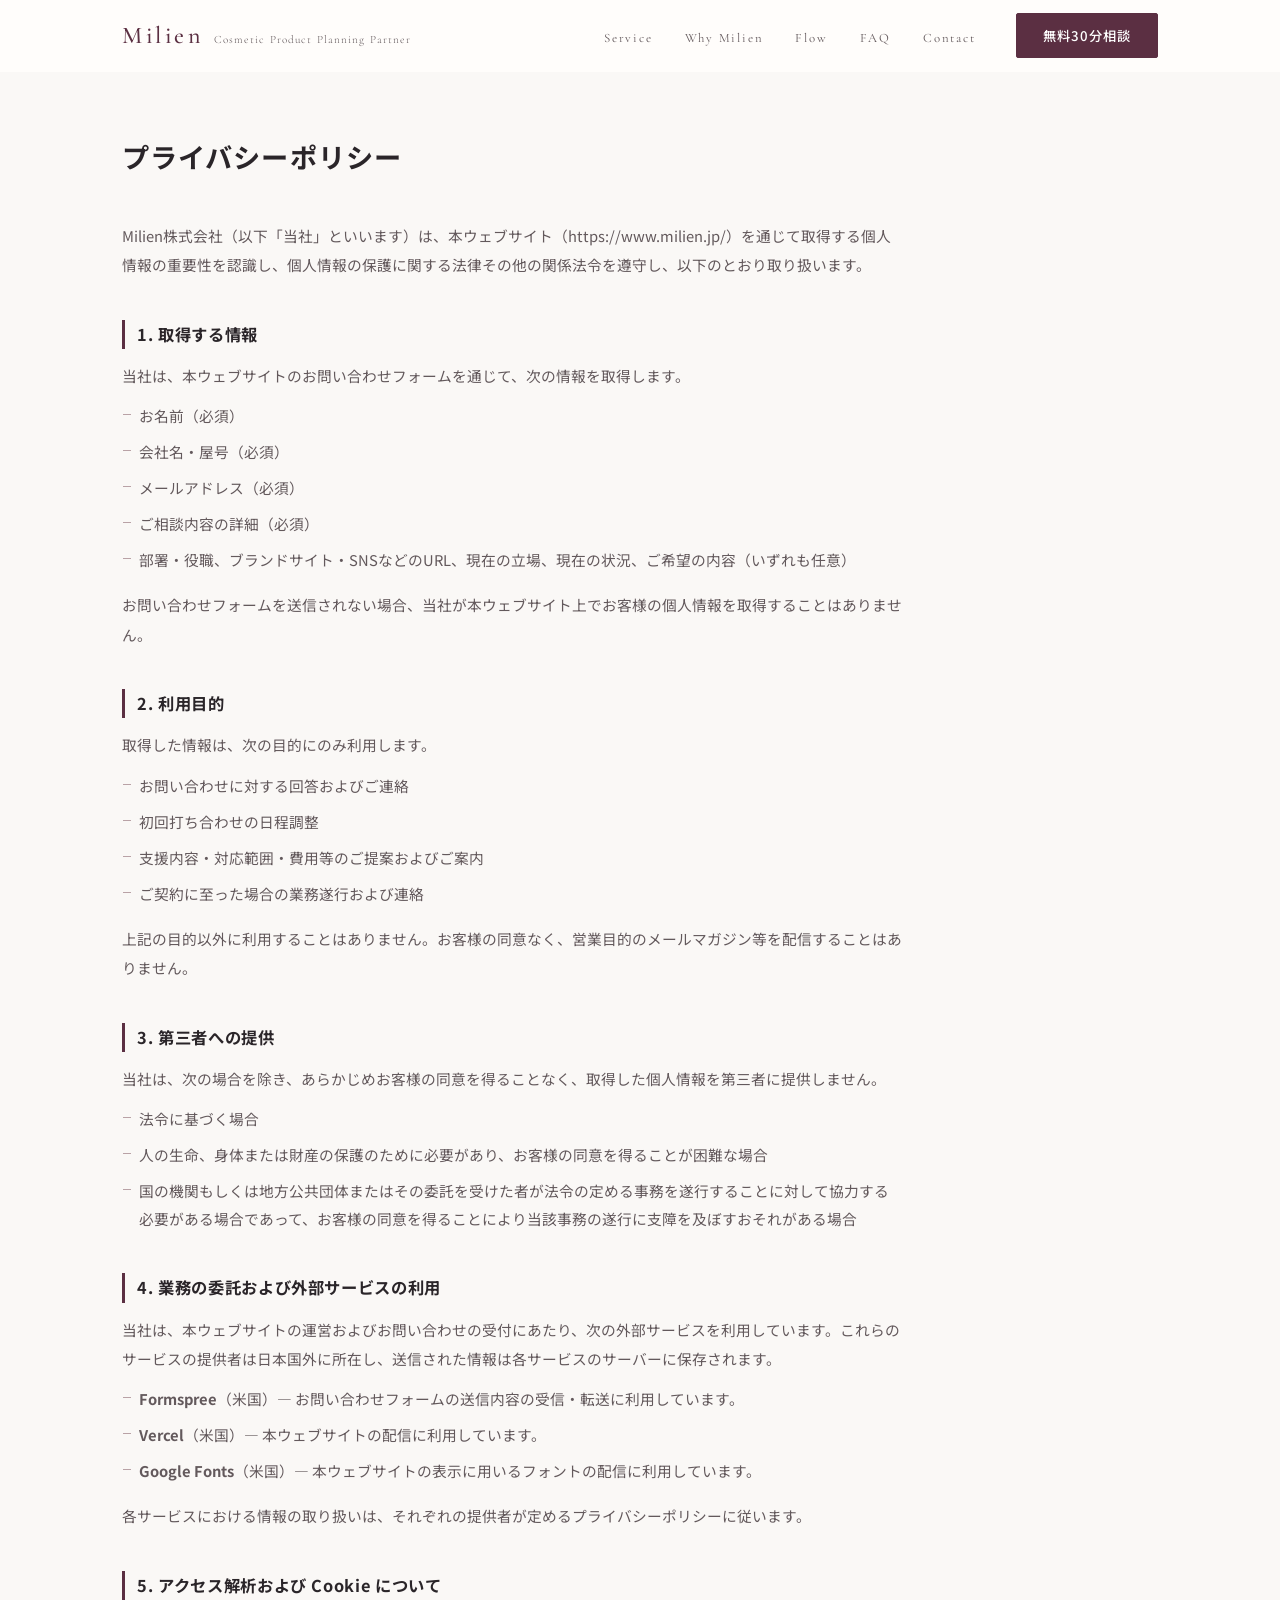
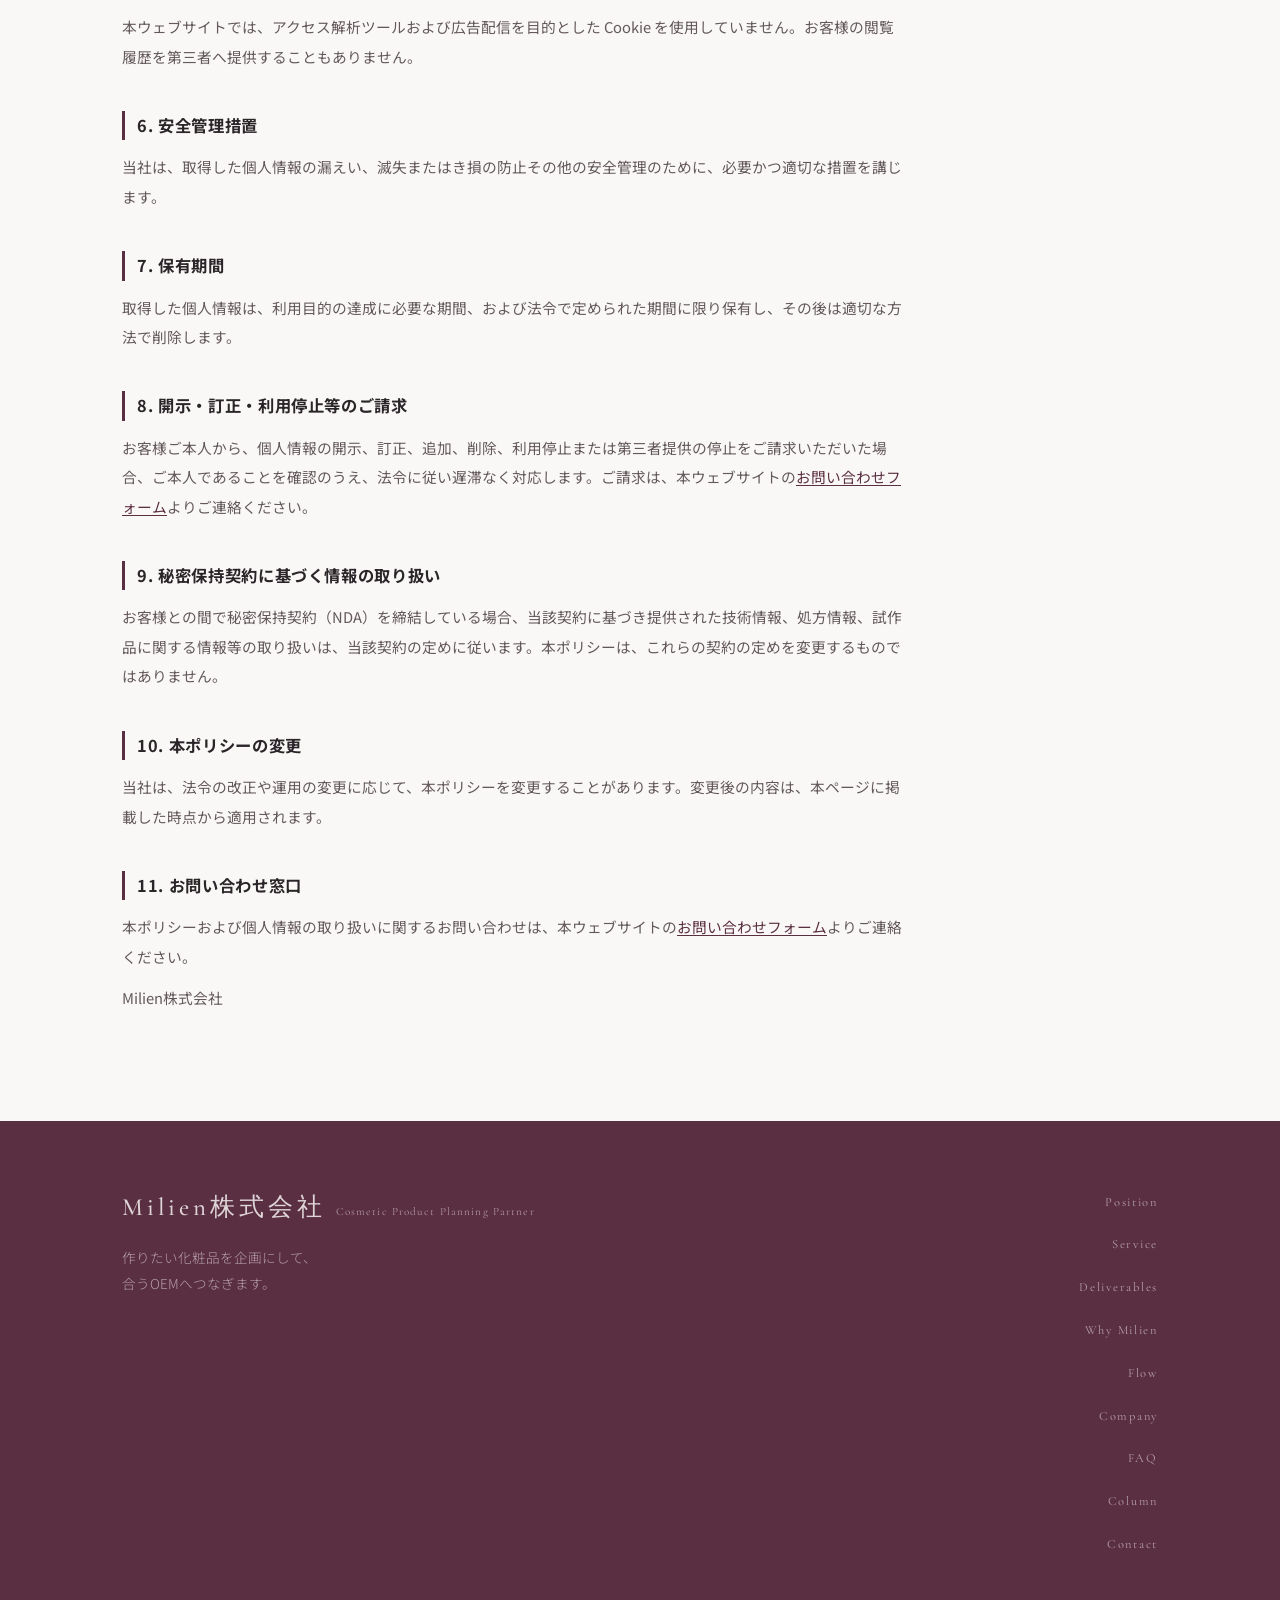
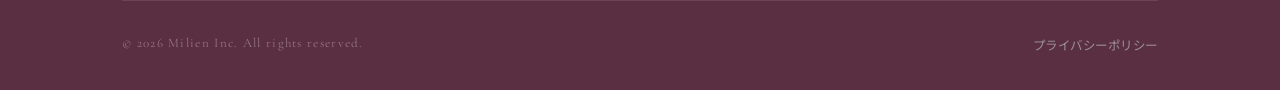
<file: privacy/index.html>
<!DOCTYPE html>
<html lang="ja">
<head>
  <meta charset="UTF-8">
  <meta name="viewport" content="width=device-width, initial-scale=1.0">
  <title>プライバシーポリシー｜Milien株式会社</title>
  <meta name="description" content="Milien株式会社のプライバシーポリシー。お問い合わせフォームで取得する個人情報の利用目的、第三者提供、業務委託、開示等の請求方法について記載しています。">
  <meta name="robots" content="index, follow">
  <meta property="og:title" content="プライバシーポリシー｜Milien株式会社">
  <meta property="og:description" content="Milien株式会社のプライバシーポリシー。お問い合わせフォームで取得する個人情報の取り扱いについて記載しています。">
  <meta property="og:type" content="article">
  <meta property="og:url" content="https://www.milien.jp/privacy/">
  <meta property="og:site_name" content="Milien株式会社">
  <meta property="og:locale" content="ja_JP">
  <meta property="og:image" content="https://www.milien.jp/images/ogp.png">
  <meta property="og:image:width" content="1200">
  <meta property="og:image:height" content="630">
  <meta name="twitter:card" content="summary_large_image">
  <link rel="canonical" href="https://www.milien.jp/privacy/">
  <link rel="preconnect" href="https://fonts.googleapis.com">
  <link rel="preconnect" href="https://fonts.gstatic.com" crossorigin>
  <link href="https://fonts.googleapis.com/css2?family=Cormorant+Garamond:ital,wght@0,300;0,400;0,500;0,600;1,300;1,400&family=Noto+Sans+JP:wght@300;400;500;700&display=swap" rel="stylesheet" media="print" onload="this.media='all'">
  <noscript><link href="https://fonts.googleapis.com/css2?family=Cormorant+Garamond:ital,wght@0,300;0,400;0,500;0,600;1,300;1,400&family=Noto+Sans+JP:wght@300;400;500;700&display=swap" rel="stylesheet"></noscript>
  <link rel="stylesheet" href="../css/style.css?v=26">
</head>
<body>

  <!-- ===== HEADER ===== -->
  <header class="hdr" id="hdr">
    <div class="hdr__inner">
      <a href="/" class="hdr__logo">
        <span class="hdr__logo-en">Milien</span>
        <span class="hdr__logo-txt">Cosmetic Product Planning Partner</span>
      </a>
      <nav class="hdr__nav" id="hdrNav">
        <ul class="hdr__nav-list">
          <li><a href="/#service"  class="hdr__nav-link">Service</a></li>
          <li><a href="/#strength" class="hdr__nav-link">Why Milien</a></li>
          <li><a href="/#flow"     class="hdr__nav-link">Flow</a></li>
          <li><a href="/#faq"      class="hdr__nav-link">FAQ</a></li>
          <li><a href="/#contact"  class="hdr__nav-link">Contact</a></li>
        </ul>
      </nav>
      <a href="/#contact" class="btn btn--hdr">無料30分相談</a>
      <button class="hdr__burger" id="burger" aria-label="メニューを開く">
        <span></span><span></span><span></span>
      </button>
    </div>
  </header>

  <main>
    <div class="legal">
      <div class="container">

        <div class="legal__hd">
          <h1 class="legal__ttl">プライバシーポリシー</h1>
        </div>

        <div class="legal__body">

          <p>Milien株式会社（以下「当社」といいます）は、本ウェブサイト（https://www.milien.jp/）を通じて取得する個人情報の重要性を認識し、個人情報の保護に関する法律その他の関係法令を遵守し、以下のとおり取り扱います。</p>

          <h2>1. 取得する情報</h2>
          <p>当社は、本ウェブサイトのお問い合わせフォームを通じて、次の情報を取得します。</p>
          <ul>
            <li>お名前（必須）</li>
            <li>会社名・屋号（必須）</li>
            <li>メールアドレス（必須）</li>
            <li>ご相談内容の詳細（必須）</li>
            <li>部署・役職、ブランドサイト・SNSなどのURL、現在の立場、現在の状況、ご希望の内容（いずれも任意）</li>
          </ul>
          <p>お問い合わせフォームを送信されない場合、当社が本ウェブサイト上でお客様の個人情報を取得することはありません。</p>

          <h2>2. 利用目的</h2>
          <p>取得した情報は、次の目的にのみ利用します。</p>
          <ul>
            <li>お問い合わせに対する回答およびご連絡</li>
            <li>初回打ち合わせの日程調整</li>
            <li>支援内容・対応範囲・費用等のご提案およびご案内</li>
            <li>ご契約に至った場合の業務遂行および連絡</li>
          </ul>
          <p>上記の目的以外に利用することはありません。お客様の同意なく、営業目的のメールマガジン等を配信することはありません。</p>

          <h2>3. 第三者への提供</h2>
          <p>当社は、次の場合を除き、あらかじめお客様の同意を得ることなく、取得した個人情報を第三者に提供しません。</p>
          <ul>
            <li>法令に基づく場合</li>
            <li>人の生命、身体または財産の保護のために必要があり、お客様の同意を得ることが困難な場合</li>
            <li>国の機関もしくは地方公共団体またはその委託を受けた者が法令の定める事務を遂行することに対して協力する必要がある場合であって、お客様の同意を得ることにより当該事務の遂行に支障を及ぼすおそれがある場合</li>
          </ul>

          <h2>4. 業務の委託および外部サービスの利用</h2>
          <p>当社は、本ウェブサイトの運営およびお問い合わせの受付にあたり、次の外部サービスを利用しています。これらのサービスの提供者は日本国外に所在し、送信された情報は各サービスのサーバーに保存されます。</p>
          <ul>
            <li><strong>Formspree</strong>（米国）— お問い合わせフォームの送信内容の受信・転送に利用しています。</li>
            <li><strong>Vercel</strong>（米国）— 本ウェブサイトの配信に利用しています。</li>
            <li><strong>Google Fonts</strong>（米国）— 本ウェブサイトの表示に用いるフォントの配信に利用しています。</li>
          </ul>
          <p>各サービスにおける情報の取り扱いは、それぞれの提供者が定めるプライバシーポリシーに従います。</p>

          <h2>5. アクセス解析および Cookie について</h2>
          <p>本ウェブサイトでは、アクセス解析ツールおよび広告配信を目的とした Cookie を使用していません。お客様の閲覧履歴を第三者へ提供することもありません。</p>

          <h2>6. 安全管理措置</h2>
          <p>当社は、取得した個人情報の漏えい、滅失またはき損の防止その他の安全管理のために、必要かつ適切な措置を講じます。</p>

          <h2>7. 保有期間</h2>
          <p>取得した個人情報は、利用目的の達成に必要な期間、および法令で定められた期間に限り保有し、その後は適切な方法で削除します。</p>

          <h2>8. 開示・訂正・利用停止等のご請求</h2>
          <p>お客様ご本人から、個人情報の開示、訂正、追加、削除、利用停止または第三者提供の停止をご請求いただいた場合、ご本人であることを確認のうえ、法令に従い遅滞なく対応します。ご請求は、本ウェブサイトの<a href="/#contact">お問い合わせフォーム</a>よりご連絡ください。</p>

          <h2>9. 秘密保持契約に基づく情報の取り扱い</h2>
          <p>お客様との間で秘密保持契約（NDA）を締結している場合、当該契約に基づき提供された技術情報、処方情報、試作品に関する情報等の取り扱いは、当該契約の定めに従います。本ポリシーは、これらの契約の定めを変更するものではありません。</p>

          <h2>10. 本ポリシーの変更</h2>
          <p>当社は、法令の改正や運用の変更に応じて、本ポリシーを変更することがあります。変更後の内容は、本ページに掲載した時点から適用されます。</p>

          <h2>11. お問い合わせ窓口</h2>
          <p>本ポリシーおよび個人情報の取り扱いに関するお問い合わせは、本ウェブサイトの<a href="/#contact">お問い合わせフォーム</a>よりご連絡ください。</p>
          <p>Milien株式会社</p>

        </div>
      </div>
    </div>
  </main>

  <!-- ===== FOOTER ===== -->
  <footer class="ftr">
    <div class="container">
      <div class="ftr__inner">
        <div class="ftr__brand">
          <p class="ftr__logo">
            <span class="ftr__logo-en">Milien株式会社</span>
            <span class="ftr__logo-txt">Cosmetic Product Planning Partner</span>
          </p>
          <p class="ftr__desc">作りたい化粧品を企画にして、<br>合うOEMへつなぎます。</p>
        </div>
        <nav class="ftr__nav">
          <ul>
            <li><a href="/#position">Position</a></li>
            <li><a href="/#service">Service</a></li>
            <li><a href="/#deliverables">Deliverables</a></li>
            <li><a href="/#strength">Why Milien</a></li>
            <li><a href="/#flow">Flow</a></li>
            <li><a href="/#company">Company</a></li>
            <li><a href="/#faq">FAQ</a></li>
            <li><a href="/#column">Column</a></li>
            <li><a href="/#contact">Contact</a></li>
          </ul>
        </nav>
      </div>
      <div class="ftr__btm">
        <p class="ftr__copy">&copy; 2026 Milien Inc. All rights reserved.</p>
        <ul class="ftr__legal">
          <li><a href="/privacy/">プライバシーポリシー</a></li>
        </ul>
      </div>
    </div>
  </footer>

  <script src="../js/main.js?v=19"></script>
</body>
</html>
</file>
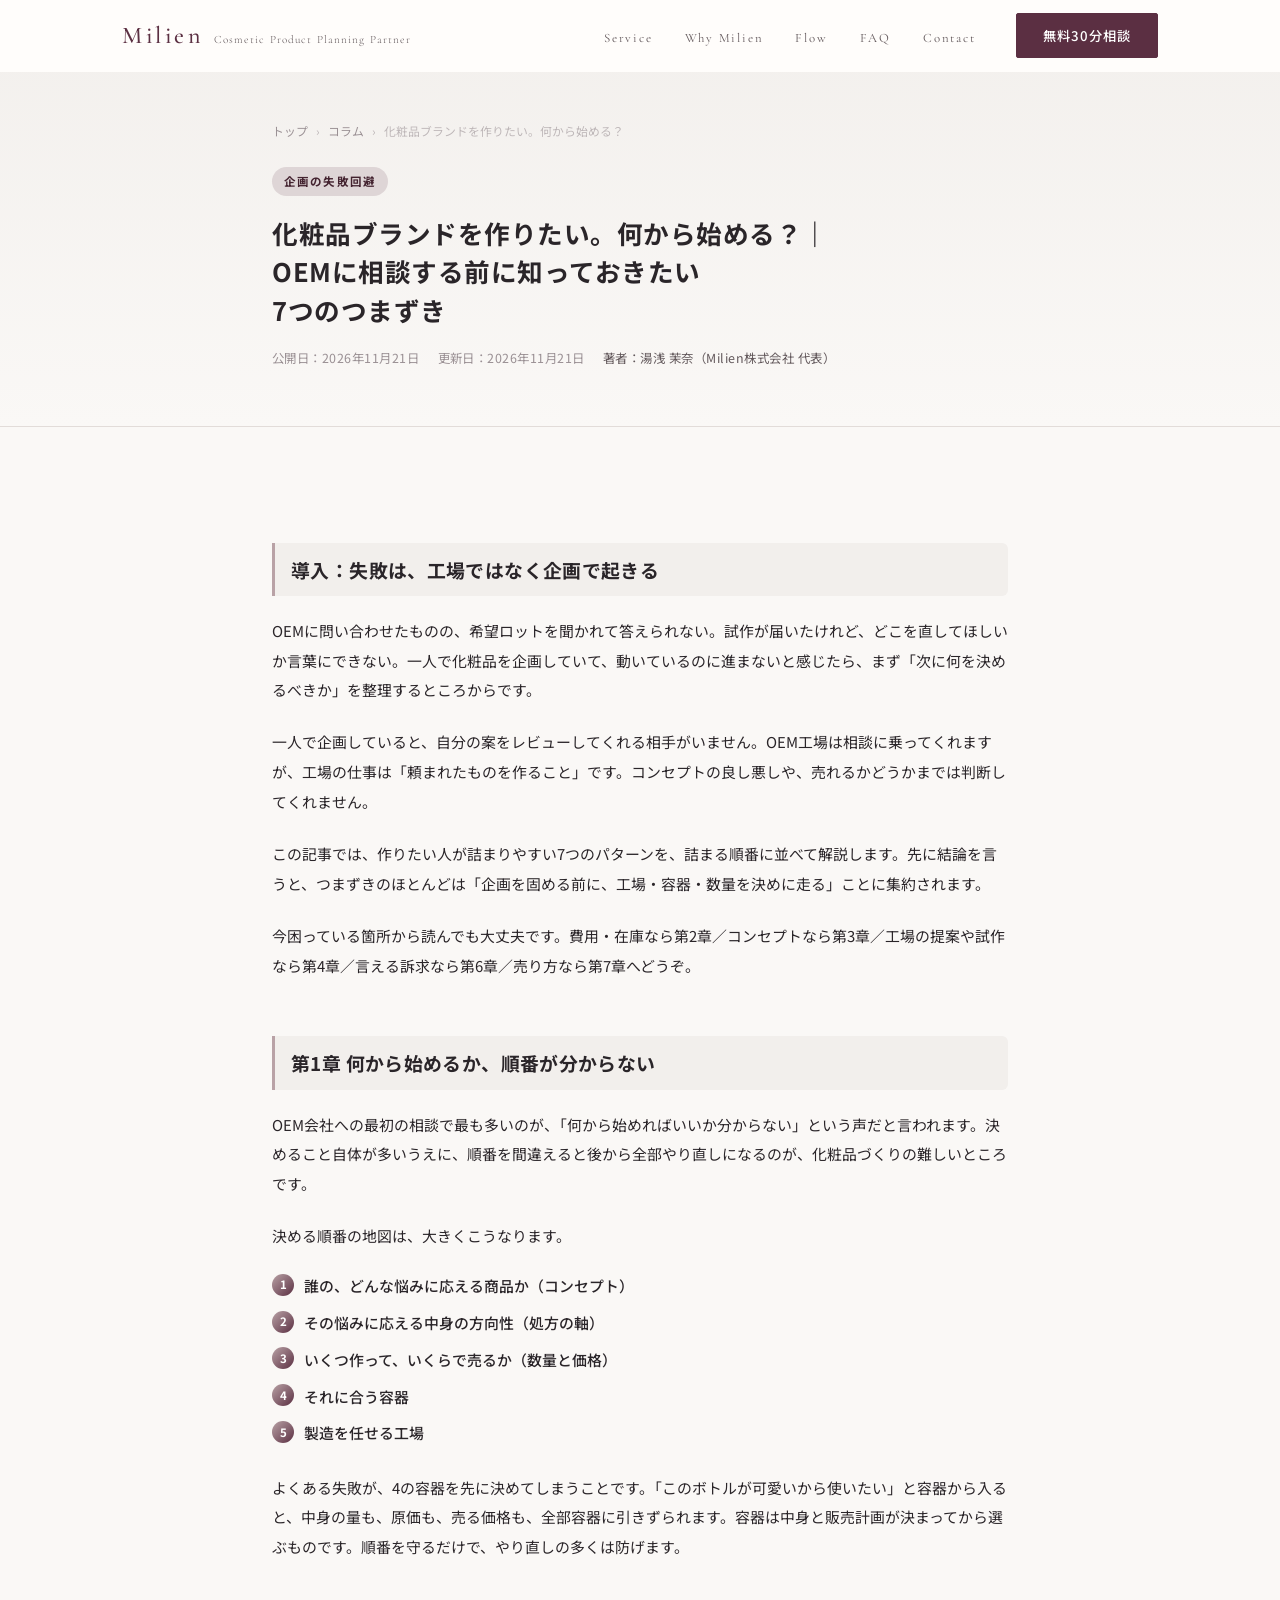
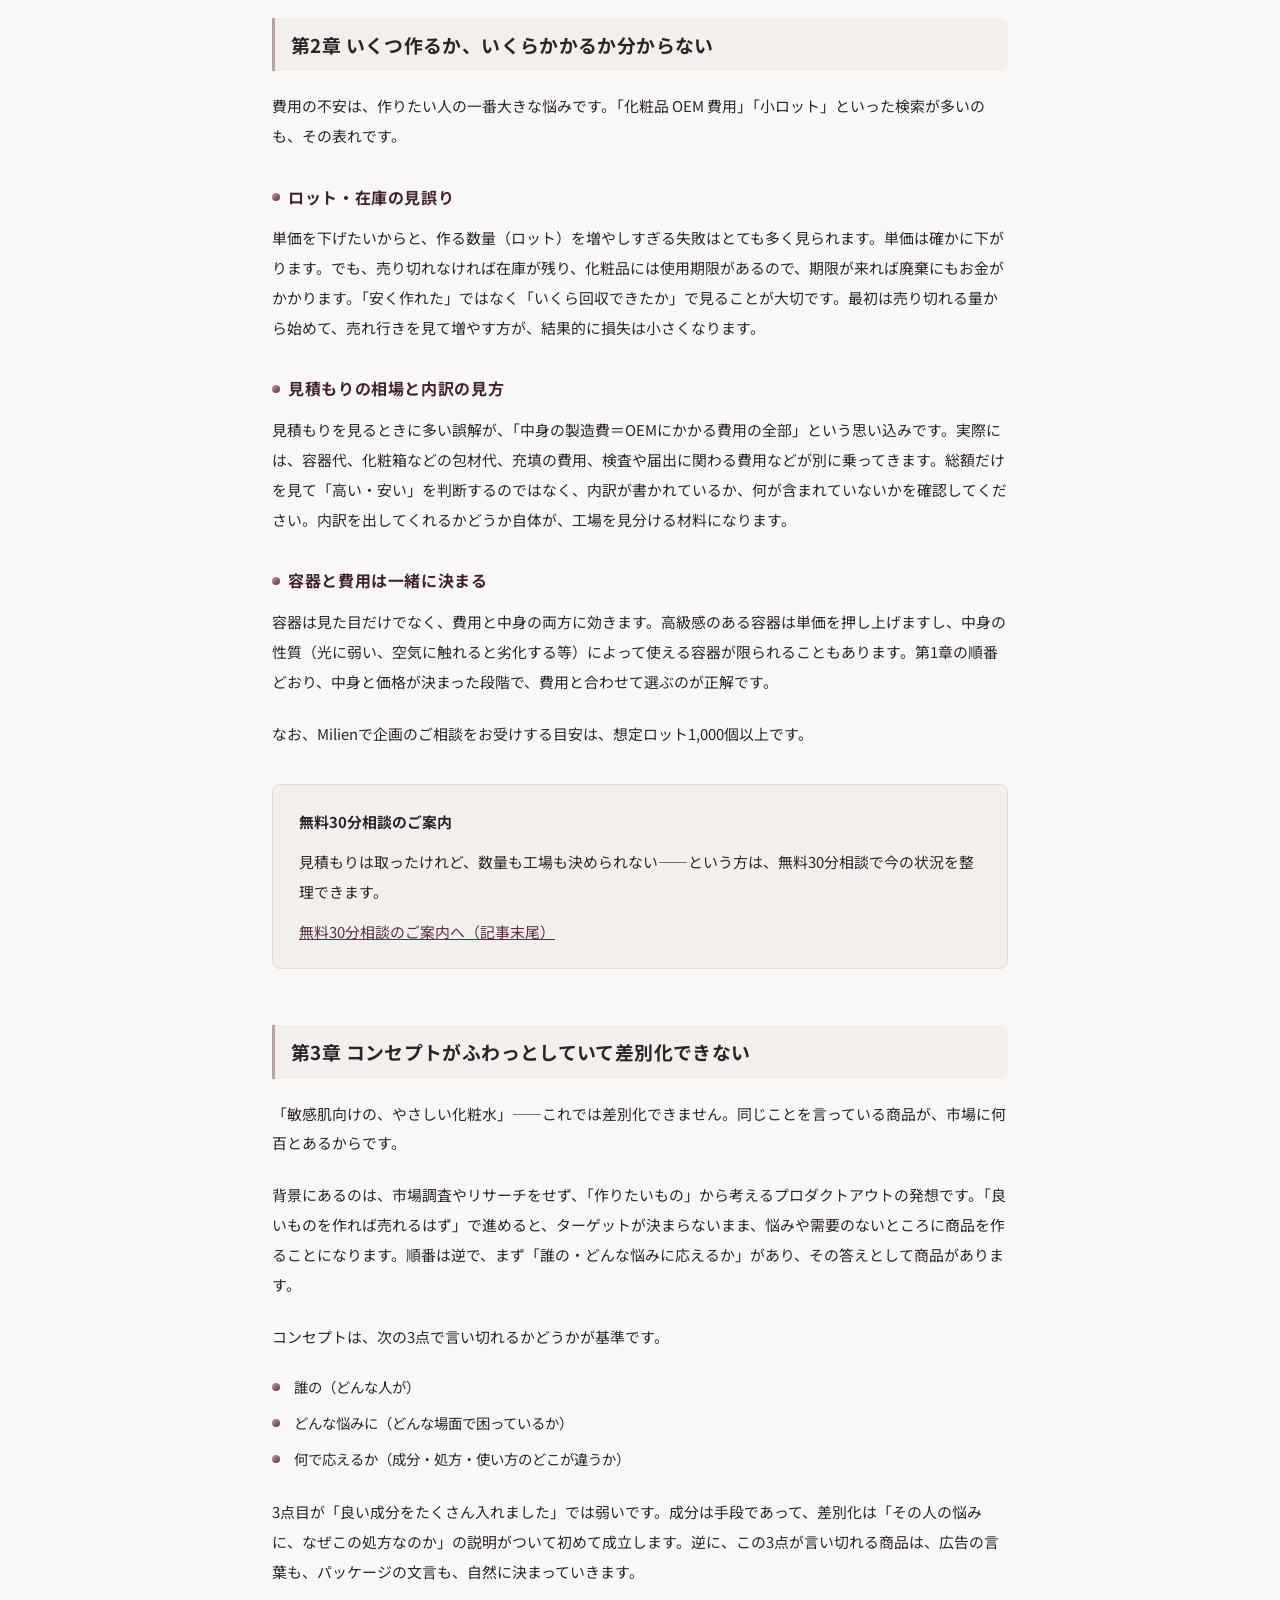
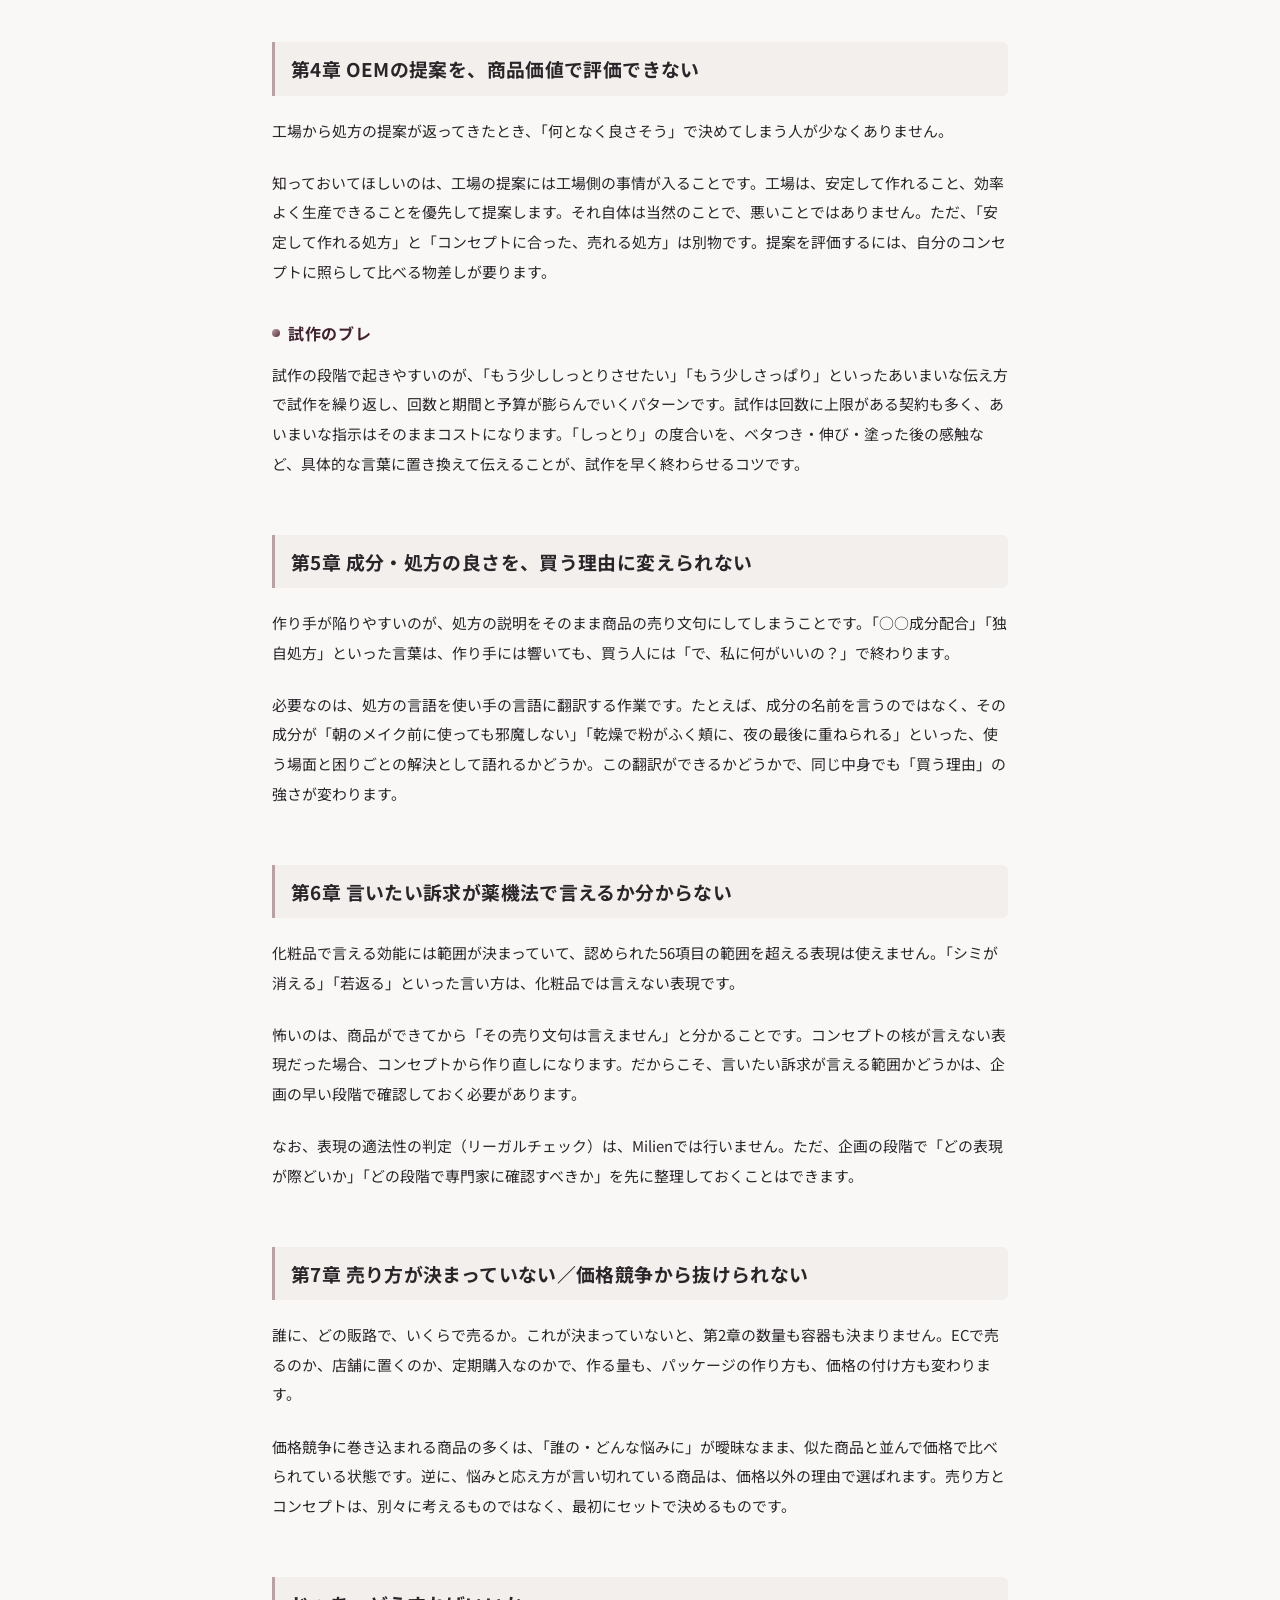
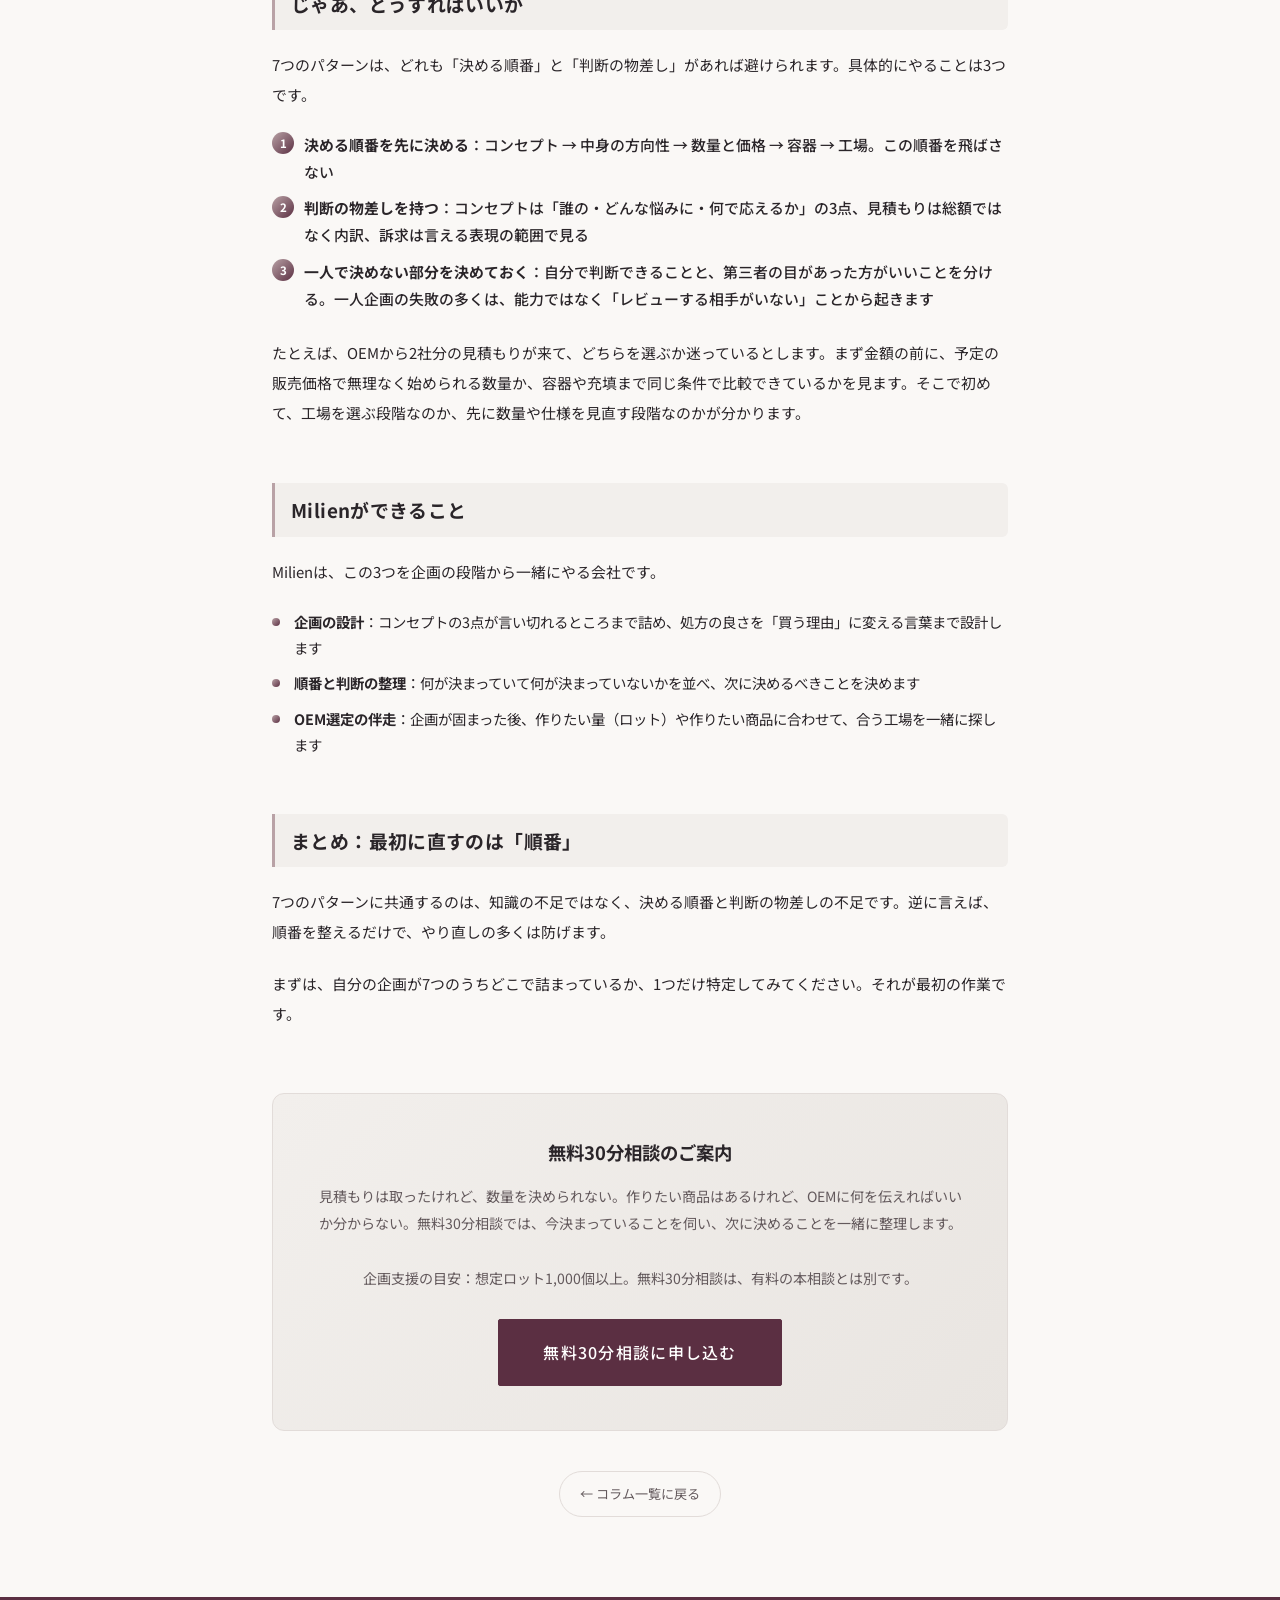
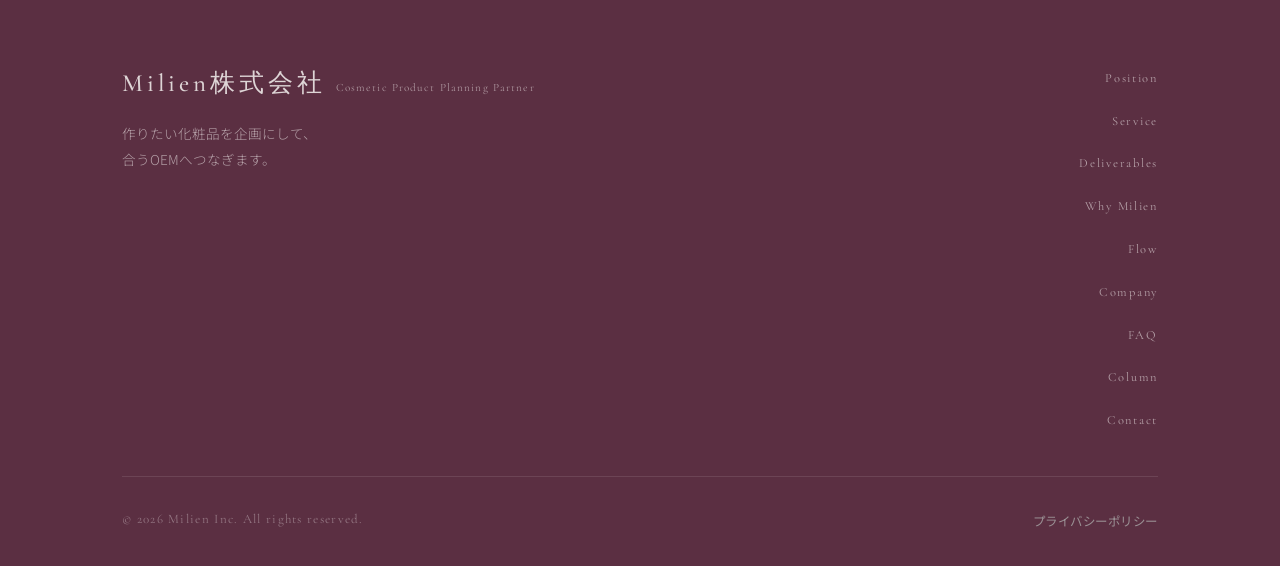
<file: column/cosmetic-brand-start-7-pitfalls/index.html>
<!DOCTYPE html>
<html lang="ja">
<head>
  <meta charset="UTF-8">
  <meta name="viewport" content="width=device-width, initial-scale=1.0">
  <title>化粧品ブランドを作りたい。何から始める？｜OEMに相談する前に知っておきたい7つのつまずき</title>
  <meta name="description" content="OEMに相談する前に知っておきたい、化粧品ブランド立ち上げで詰まりやすい7つのつまずきを、詰まる順番に解説します。つまずきのほとんどは「企画を固める前に、工場・容器・数量を決めに走る」ことに集約されます。">
  <meta name="keywords" content="化粧品ブランド 作り方,化粧品 OEM 相談前,化粧品 商品企画,化粧品 小ロット,化粧品 コンセプト">
  <meta property="og:title" content="化粧品ブランドを作りたい。何から始める？｜OEMに相談する前に知っておきたい7つのつまずき">
  <meta property="og:description" content="OEMに相談する前に知っておきたい、化粧品ブランド立ち上げで詰まりやすい7つのつまずきを、詰まる順番に解説します。つまずきのほとんどは「企画を固める前に、工場・容器・数量を決めに走る」ことに集約されます。">
  <meta property="og:type" content="article">
  <meta property="og:url" content="https://www.milien.jp/column/cosmetic-brand-start-7-pitfalls/">
  <meta property="og:site_name" content="Milien株式会社">
  <meta property="og:locale" content="ja_JP">
  <meta property="og:image" content="https://www.milien.jp/images/ogp.png">
  <meta property="og:image:width" content="1200">
  <meta property="og:image:height" content="630">
  <meta property="article:published_time" content="2026-11-21">
  <meta property="article:modified_time" content="2026-11-21">
  <meta name="twitter:card" content="summary_large_image">
  <link rel="canonical" href="https://www.milien.jp/column/cosmetic-brand-start-7-pitfalls/">
  <link rel="preconnect" href="https://fonts.googleapis.com">
  <link rel="preconnect" href="https://fonts.gstatic.com" crossorigin>
  <link rel="preload" as="style" href="https://fonts.googleapis.com/css2?family=Cormorant+Garamond:ital,wght@0,300;0,400;0,500;0,600;1,300;1,400&family=Noto+Sans+JP:wght@300;400;500;700&display=swap">
  <link href="https://fonts.googleapis.com/css2?family=Cormorant+Garamond:ital,wght@0,300;0,400;0,500;0,600;1,300;1,400&family=Noto+Sans+JP:wght@300;400;500;700&display=swap" rel="stylesheet" media="print" onload="this.media='all'">
  <noscript><link href="https://fonts.googleapis.com/css2?family=Cormorant+Garamond:ital,wght@0,300;0,400;0,500;0,600;1,300;1,400&family=Noto+Sans+JP:wght@300;400;500;700&display=swap" rel="stylesheet"></noscript>
  <link rel="stylesheet" href="../../css/style.css?v=27">
  <script type="application/ld+json">
{
  "@context": "https://schema.org",
  "@type": "Article",
  "headline": "化粧品ブランドを作りたい。何から始める？｜OEMに相談する前に知っておきたい7つのつまずき",
  "description": "OEMに相談する前に知っておきたい、化粧品ブランド立ち上げで詰まりやすい7つのつまずきを、詰まる順番に解説します。つまずきのほとんどは「企画を固める前に、工場・容器・数量を決めに走る」ことに集約されます。",
  "datePublished": "2026-11-21",
  "dateModified": "2026-11-21",
  "image": "https://www.milien.jp/images/ogp.png",
  "author": {
    "@type": "Person",
    "name": "湯浅 茉奈",
    "jobTitle": "Cosmetic Product Planner",
    "worksFor": {
      "@type": "Organization",
      "name": "Milien株式会社"
    },
    "url": "https://www.milien.jp/#profile"
  },
  "publisher": {
    "@type": "Organization",
    "name": "Milien株式会社"
  },
  "mainEntityOfPage": "https://www.milien.jp/column/cosmetic-brand-start-7-pitfalls/"
}
</script>
  <script type="application/ld+json">
{
  "@context": "https://schema.org",
  "@type": "BreadcrumbList",
  "itemListElement": [
    {
      "@type": "ListItem",
      "position": 1,
      "name": "ホーム",
      "item": "https://www.milien.jp/"
    },
    {
      "@type": "ListItem",
      "position": 2,
      "name": "コラム",
      "item": "https://www.milien.jp/#column"
    },
    {
      "@type": "ListItem",
      "position": 3,
      "name": "化粧品ブランドを作りたい。何から始める？｜OEMに相談する前に知っておきたい7つのつまずき"
    }
  ]
}
</script>
</head>
<body>

  <!-- ===== HEADER ===== -->
  <header class="hdr" id="hdr">
    <div class="hdr__inner">
      <a href="/" class="hdr__logo">
        <span class="hdr__logo-en">Milien</span>
        <span class="hdr__logo-txt">Cosmetic Product Planning Partner</span>
      </a>
      <nav class="hdr__nav" id="hdrNav">
        <ul class="hdr__nav-list">
          <li><a href="/#service"  class="hdr__nav-link">Service</a></li>
          <li><a href="/#strength" class="hdr__nav-link">Why Milien</a></li>
          <li><a href="/#flow"     class="hdr__nav-link">Flow</a></li>
          <li><a href="/#faq"      class="hdr__nav-link">FAQ</a></li>
          <li><a href="/#contact"  class="hdr__nav-link">Contact</a></li>
        </ul>
      </nav>
      <a href="/#contact" class="btn btn--hdr">無料30分相談</a>
      <button class="hdr__burger" id="burger" aria-label="メニューを開く">
        <span></span><span></span><span></span>
      </button>
    </div>
  </header>

  <main>

    <!-- ===== ARTICLE HERO ===== -->
    <div class="art-hero">
      <div class="art-hero__inner">
        <nav class="art-breadcrumb" aria-label="パンくずリスト">
          <a href="/">トップ</a>
          <span>›</span>
          <a href="/#column">コラム</a>
          <span>›</span>
          <span>化粧品ブランドを作りたい。何から始める？</span>
        </nav>
        <span class="art-hero__tag">企画の失敗回避</span>
        <h1 class="art-hero__title">
          化粧品ブランドを作りたい。何から始める？｜<br>
          OEMに相談する前に知っておきたい<br>
          7つのつまずき
        </h1>
        <div class="art-meta">
          <span>公開日：2026年11月21日</span>
          <span>更新日：2026年11月21日</span>
          <span class="art-meta__author">著者：湯浅 茉奈（Milien株式会社 代表）</span>
        </div>
      </div>
    </div>

    <!-- ===== ARTICLE BODY ===== -->
    <div class="art-body">

      <h2>導入：失敗は、工場ではなく企画で起きる</h2>

      <p>OEMに問い合わせたものの、希望ロットを聞かれて答えられない。試作が届いたけれど、どこを直してほしいか言葉にできない。一人で化粧品を企画していて、動いているのに進まないと感じたら、まず「次に何を決めるべきか」を整理するところからです。</p>

      <p>一人で企画していると、自分の案をレビューしてくれる相手がいません。OEM工場は相談に乗ってくれますが、工場の仕事は「頼まれたものを作ること」です。コンセプトの良し悪しや、売れるかどうかまでは判断してくれません。</p>

      <p>この記事では、作りたい人が詰まりやすい7つのパターンを、詰まる順番に並べて解説します。先に結論を言うと、つまずきのほとんどは「企画を固める前に、工場・容器・数量を決めに走る」ことに集約されます。</p>

      <p>今困っている箇所から読んでも大丈夫です。費用・在庫なら第2章／コンセプトなら第3章／工場の提案や試作なら第4章／言える訴求なら第6章／売り方なら第7章へどうぞ。</p>

      <h2>第1章 何から始めるか、順番が分からない</h2>

      <p>OEM会社への最初の相談で最も多いのが、「何から始めればいいか分からない」という声だと言われます。決めること自体が多いうえに、順番を間違えると後から全部やり直しになるのが、化粧品づくりの難しいところです。</p>

      <p>決める順番の地図は、大きくこうなります。</p>

      <ol>
        <li>誰の、どんな悩みに応える商品か（コンセプト）</li>
        <li>その悩みに応える中身の方向性（処方の軸）</li>
        <li>いくつ作って、いくらで売るか（数量と価格）</li>
        <li>それに合う容器</li>
        <li>製造を任せる工場</li>
      </ol>

      <p>よくある失敗が、4の容器を先に決めてしまうことです。「このボトルが可愛いから使いたい」と容器から入ると、中身の量も、原価も、売る価格も、全部容器に引きずられます。容器は中身と販売計画が決まってから選ぶものです。順番を守るだけで、やり直しの多くは防げます。</p>

      <h2>第2章 いくつ作るか、いくらかかるか分からない</h2>

      <p>費用の不安は、作りたい人の一番大きな悩みです。「化粧品 OEM 費用」「小ロット」といった検索が多いのも、その表れです。</p>

      <h3>ロット・在庫の見誤り</h3>

      <p>単価を下げたいからと、作る数量（ロット）を増やしすぎる失敗はとても多く見られます。単価は確かに下がります。でも、売り切れなければ在庫が残り、化粧品には使用期限があるので、期限が来れば廃棄にもお金がかかります。「安く作れた」ではなく「いくら回収できたか」で見ることが大切です。最初は売り切れる量から始めて、売れ行きを見て増やす方が、結果的に損失は小さくなります。</p>

      <h3>見積もりの相場と内訳の見方</h3>

      <p>見積もりを見るときに多い誤解が、「中身の製造費＝OEMにかかる費用の全部」という思い込みです。実際には、容器代、化粧箱などの包材代、充填の費用、検査や届出に関わる費用などが別に乗ってきます。総額だけを見て「高い・安い」を判断するのではなく、内訳が書かれているか、何が含まれていないかを確認してください。内訳を出してくれるかどうか自体が、工場を見分ける材料になります。</p>

      <h3>容器と費用は一緒に決まる</h3>

      <p>容器は見た目だけでなく、費用と中身の両方に効きます。高級感のある容器は単価を押し上げますし、中身の性質（光に弱い、空気に触れると劣化する等）によって使える容器が限られることもあります。第1章の順番どおり、中身と価格が決まった段階で、費用と合わせて選ぶのが正解です。</p>

      <p>なお、Milienで企画のご相談をお受けする目安は、想定ロット1,000個以上です。</p>

      <aside class="art-note" aria-label="無料30分相談のご案内">
        <p class="art-note__ttl">無料30分相談のご案内</p>
        <p>見積もりは取ったけれど、数量も工場も決められない——という方は、無料30分相談で今の状況を整理できます。</p>
        <p class="art-note__link"><a href="#consult">無料30分相談のご案内へ（記事末尾）</a></p>
      </aside>

      <h2>第3章 コンセプトがふわっとしていて差別化できない</h2>

      <p>「敏感肌向けの、やさしい化粧水」——これでは差別化できません。同じことを言っている商品が、市場に何百とあるからです。</p>

      <p>背景にあるのは、市場調査やリサーチをせず、「作りたいもの」から考えるプロダクトアウトの発想です。「良いものを作れば売れるはず」で進めると、ターゲットが決まらないまま、悩みや需要のないところに商品を作ることになります。順番は逆で、まず「誰の・どんな悩みに応えるか」があり、その答えとして商品があります。</p>

      <p>コンセプトは、次の3点で言い切れるかどうかが基準です。</p>

      <ul>
        <li>誰の（どんな人が）</li>
        <li>どんな悩みに（どんな場面で困っているか）</li>
        <li>何で応えるか（成分・処方・使い方のどこが違うか）</li>
      </ul>

      <p>3点目が「良い成分をたくさん入れました」では弱いです。成分は手段であって、差別化は「その人の悩みに、なぜこの処方なのか」の説明がついて初めて成立します。逆に、この3点が言い切れる商品は、広告の言葉も、パッケージの文言も、自然に決まっていきます。</p>

      <h2>第4章 OEMの提案を、商品価値で評価できない</h2>

      <p>工場から処方の提案が返ってきたとき、「何となく良さそう」で決めてしまう人が少なくありません。</p>

      <p>知っておいてほしいのは、工場の提案には工場側の事情が入ることです。工場は、安定して作れること、効率よく生産できることを優先して提案します。それ自体は当然のことで、悪いことではありません。ただ、「安定して作れる処方」と「コンセプトに合った、売れる処方」は別物です。提案を評価するには、自分のコンセプトに照らして比べる物差しが要ります。</p>

      <h3>試作のブレ</h3>

      <p>試作の段階で起きやすいのが、「もう少ししっとりさせたい」「もう少しさっぱり」といったあいまいな伝え方で試作を繰り返し、回数と期間と予算が膨らんでいくパターンです。試作は回数に上限がある契約も多く、あいまいな指示はそのままコストになります。「しっとり」の度合いを、ベタつき・伸び・塗った後の感触など、具体的な言葉に置き換えて伝えることが、試作を早く終わらせるコツです。</p>

      <h2>第5章 成分・処方の良さを、買う理由に変えられない</h2>

      <p>作り手が陥りやすいのが、処方の説明をそのまま商品の売り文句にしてしまうことです。「○○成分配合」「独自処方」といった言葉は、作り手には響いても、買う人には「で、私に何がいいの？」で終わります。</p>

      <p>必要なのは、処方の言語を使い手の言語に翻訳する作業です。たとえば、成分の名前を言うのではなく、その成分が「朝のメイク前に使っても邪魔しない」「乾燥で粉がふく頬に、夜の最後に重ねられる」といった、使う場面と困りごとの解決として語れるかどうか。この翻訳ができるかどうかで、同じ中身でも「買う理由」の強さが変わります。</p>

      <h2>第6章 言いたい訴求が薬機法で言えるか分からない</h2>

      <p>化粧品で言える効能には範囲が決まっていて、認められた56項目の範囲を超える表現は使えません。「シミが消える」「若返る」といった言い方は、化粧品では言えない表現です。</p>

      <p>怖いのは、商品ができてから「その売り文句は言えません」と分かることです。コンセプトの核が言えない表現だった場合、コンセプトから作り直しになります。だからこそ、言いたい訴求が言える範囲かどうかは、企画の早い段階で確認しておく必要があります。</p>

      <p>なお、表現の適法性の判定（リーガルチェック）は、Milienでは行いません。ただ、企画の段階で「どの表現が際どいか」「どの段階で専門家に確認すべきか」を先に整理しておくことはできます。</p>

      <h2>第7章 売り方が決まっていない／価格競争から抜けられない</h2>

      <p>誰に、どの販路で、いくらで売るか。これが決まっていないと、第2章の数量も容器も決まりません。ECで売るのか、店舗に置くのか、定期購入なのかで、作る量も、パッケージの作り方も、価格の付け方も変わります。</p>

      <p>価格競争に巻き込まれる商品の多くは、「誰の・どんな悩みに」が曖昧なまま、似た商品と並んで価格で比べられている状態です。逆に、悩みと応え方が言い切れている商品は、価格以外の理由で選ばれます。売り方とコンセプトは、別々に考えるものではなく、最初にセットで決めるものです。</p>

      <h2>じゃあ、どうすればいいか</h2>

      <p>7つのパターンは、どれも「決める順番」と「判断の物差し」があれば避けられます。具体的にやることは3つです。</p>

      <ol>
        <li><strong>決める順番を先に決める</strong>：コンセプト → 中身の方向性 → 数量と価格 → 容器 → 工場。この順番を飛ばさない</li>
        <li><strong>判断の物差しを持つ</strong>：コンセプトは「誰の・どんな悩みに・何で応えるか」の3点、見積もりは総額ではなく内訳、訴求は言える表現の範囲で見る</li>
        <li><strong>一人で決めない部分を決めておく</strong>：自分で判断できることと、第三者の目があった方がいいことを分ける。一人企画の失敗の多くは、能力ではなく「レビューする相手がいない」ことから起きます</li>
      </ol>

      <p>たとえば、OEMから2社分の見積もりが来て、どちらを選ぶか迷っているとします。まず金額の前に、予定の販売価格で無理なく始められる数量か、容器や充填まで同じ条件で比較できているかを見ます。そこで初めて、工場を選ぶ段階なのか、先に数量や仕様を見直す段階なのかが分かります。</p>

      <h2>Milienができること</h2>

      <p>Milienは、この3つを企画の段階から一緒にやる会社です。</p>

      <ul>
        <li><strong>企画の設計</strong>：コンセプトの3点が言い切れるところまで詰め、処方の良さを「買う理由」に変える言葉まで設計します</li>
        <li><strong>順番と判断の整理</strong>：何が決まっていて何が決まっていないかを並べ、次に決めるべきことを決めます</li>
        <li><strong>OEM選定の伴走</strong>：企画が固まった後、作りたい量（ロット）や作りたい商品に合わせて、合う工場を一緒に探します</li>
      </ul>

      <h2>まとめ：最初に直すのは「順番」</h2>

      <p>7つのパターンに共通するのは、知識の不足ではなく、決める順番と判断の物差しの不足です。逆に言えば、順番を整えるだけで、やり直しの多くは防げます。</p>

      <p>まずは、自分の企画が7つのうちどこで詰まっているか、1つだけ特定してみてください。それが最初の作業です。</p>

      <div class="art-cta-box" id="consult">
        <h3>無料30分相談のご案内</h3>
        <p>見積もりは取ったけれど、数量を決められない。作りたい商品はあるけれど、OEMに何を伝えればいいか分からない。無料30分相談では、今決まっていることを伺い、次に決めることを一緒に整理します。</p>
        <p>企画支援の目安：想定ロット1,000個以上。無料30分相談は、有料の本相談とは別です。</p>
        <a href="/#contact" class="btn btn--primary btn--lg">無料30分相談に申し込む</a>
      </div>

      <!-- Back link -->
      <div class="art-back-wrap">
        <a href="/#column" class="art-back">← コラム一覧に戻る</a>
      </div>

    </div>

  </main>

  <!-- ===== FOOTER ===== -->
  <footer class="ftr">
    <div class="container">
      <div class="ftr__inner">
        <div class="ftr__brand">
          <p class="ftr__logo">
            <span class="ftr__logo-en">Milien株式会社</span>
            <span class="ftr__logo-txt">Cosmetic Product Planning Partner</span>
          </p>
          <p class="ftr__desc">作りたい化粧品を企画にして、<br>合うOEMへつなぎます。</p>
        </div>
        <nav class="ftr__nav">
          <ul>
            <li><a href="/#position">Position</a></li>
            <li><a href="/#service">Service</a></li>
            <li><a href="/#deliverables">Deliverables</a></li>
            <li><a href="/#strength">Why Milien</a></li>
            <li><a href="/#flow">Flow</a></li>
            <li><a href="/#company">Company</a></li>
            <li><a href="/#faq">FAQ</a></li>
            <li><a href="/#column">Column</a></li>
            <li><a href="/#contact">Contact</a></li>
          </ul>
        </nav>
      </div>
      <div class="ftr__btm">
        <p class="ftr__copy">&copy; 2026 Milien Inc. All rights reserved.</p>
        <ul class="ftr__legal">
          <li><a href="/privacy/">プライバシーポリシー</a></li>
        </ul>
      </div>
    </div>
  </footer>

  <a href="/#contact" class="float-cta" id="floatCta">無料30分相談に申し込む</a>

  <script src="../../js/main.js?v=19"></script>
</body>
</html>
</file>
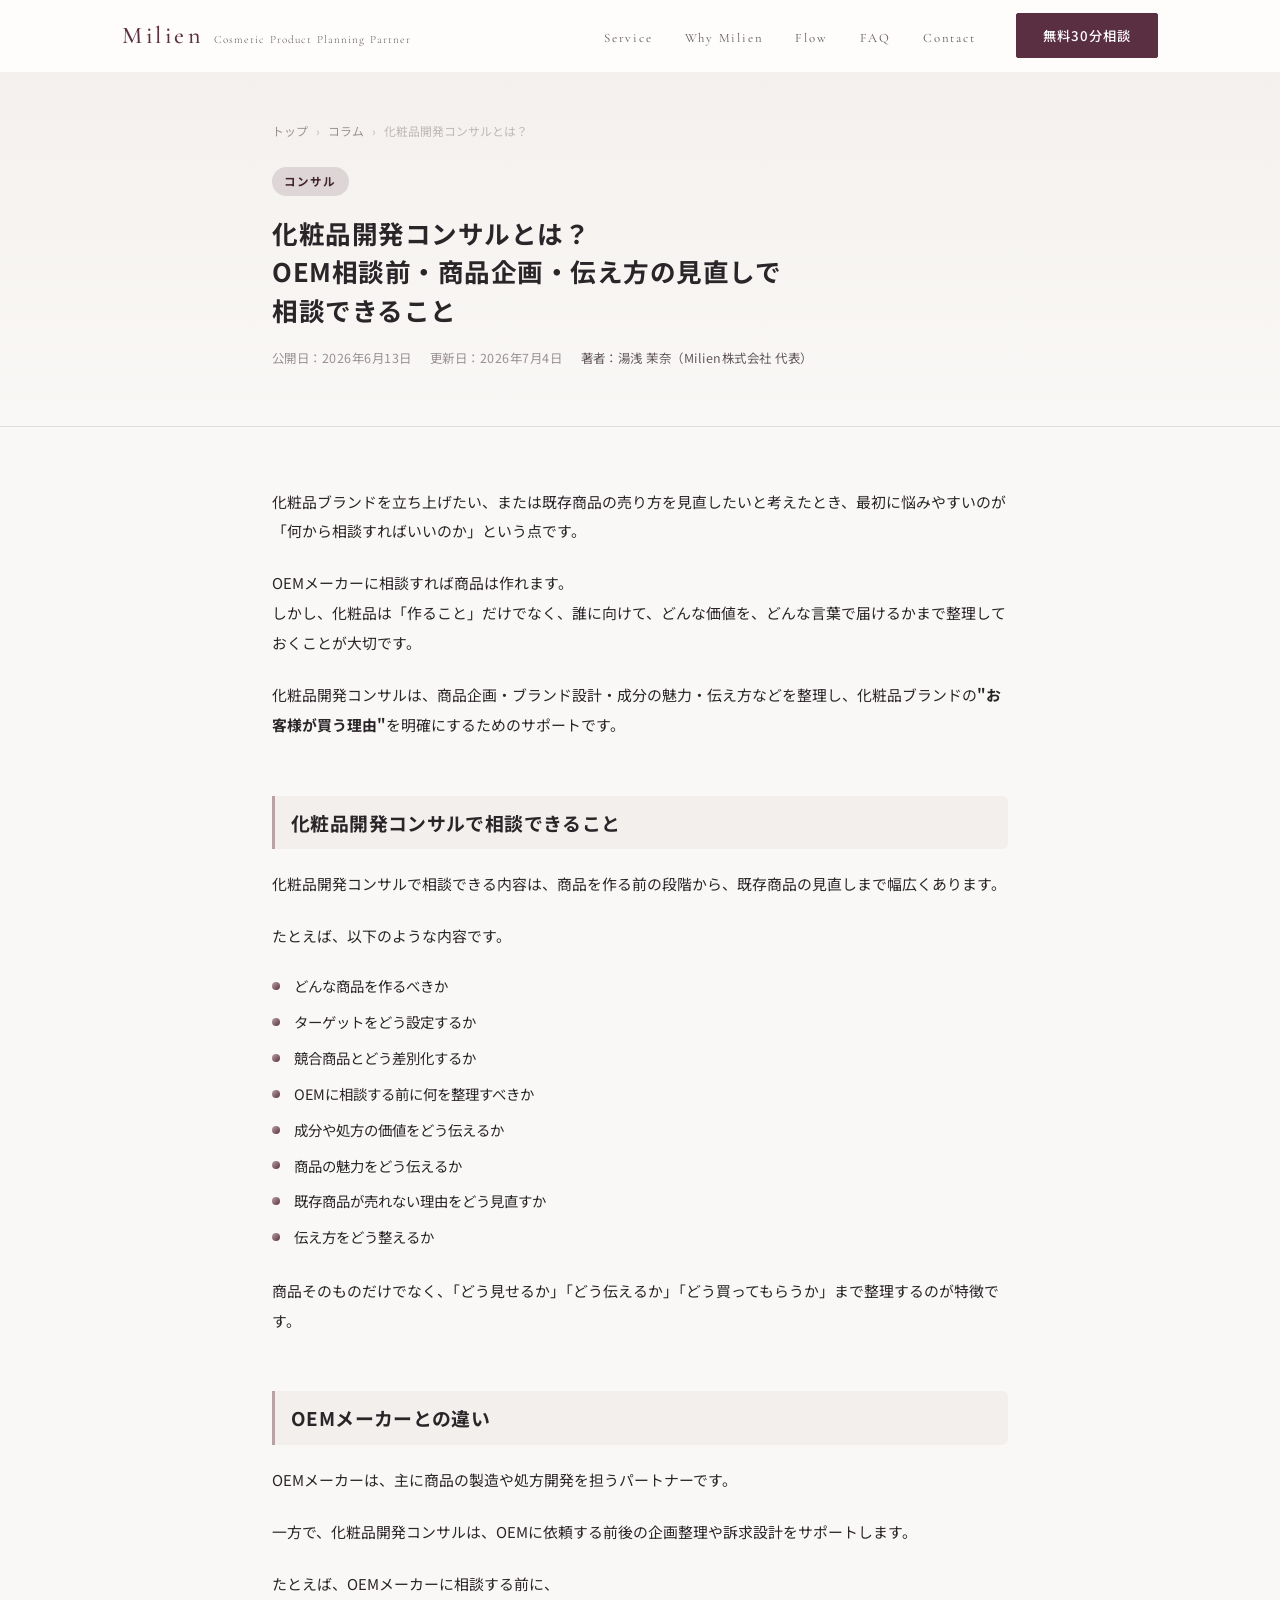
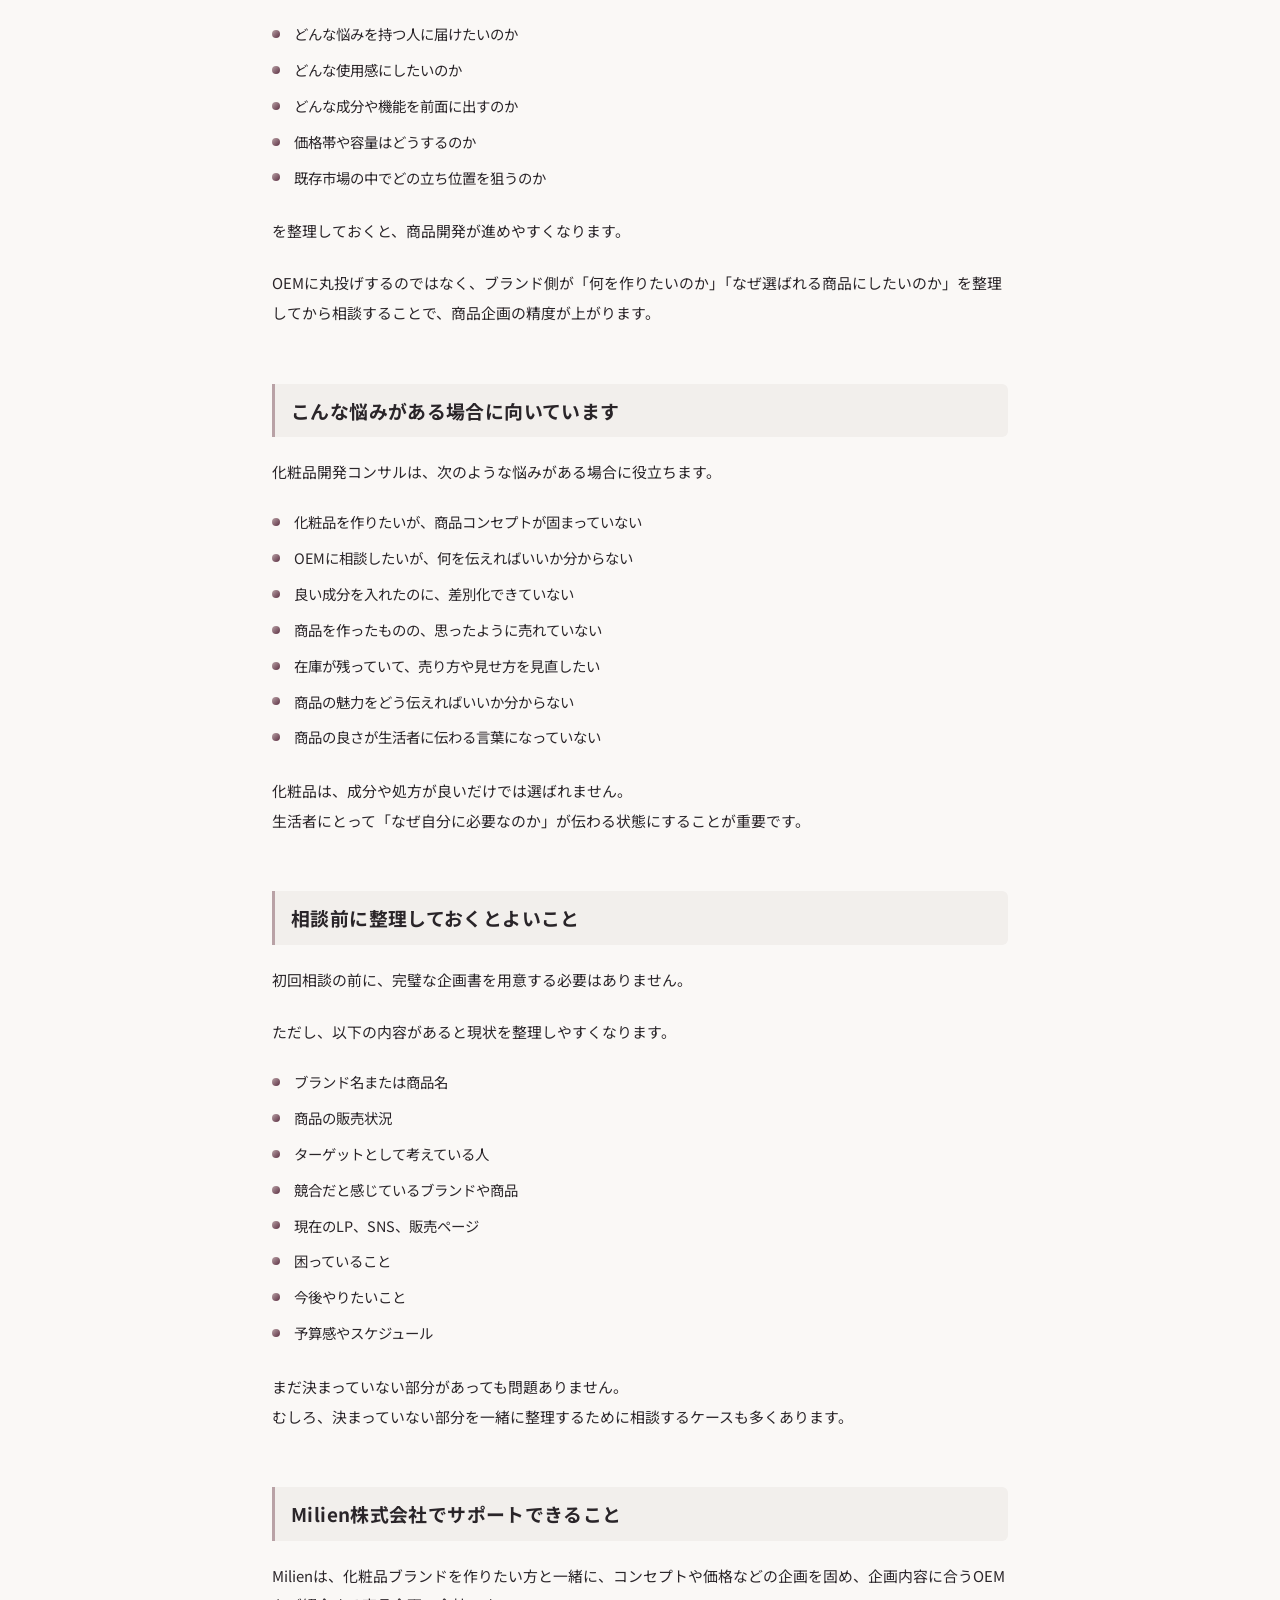
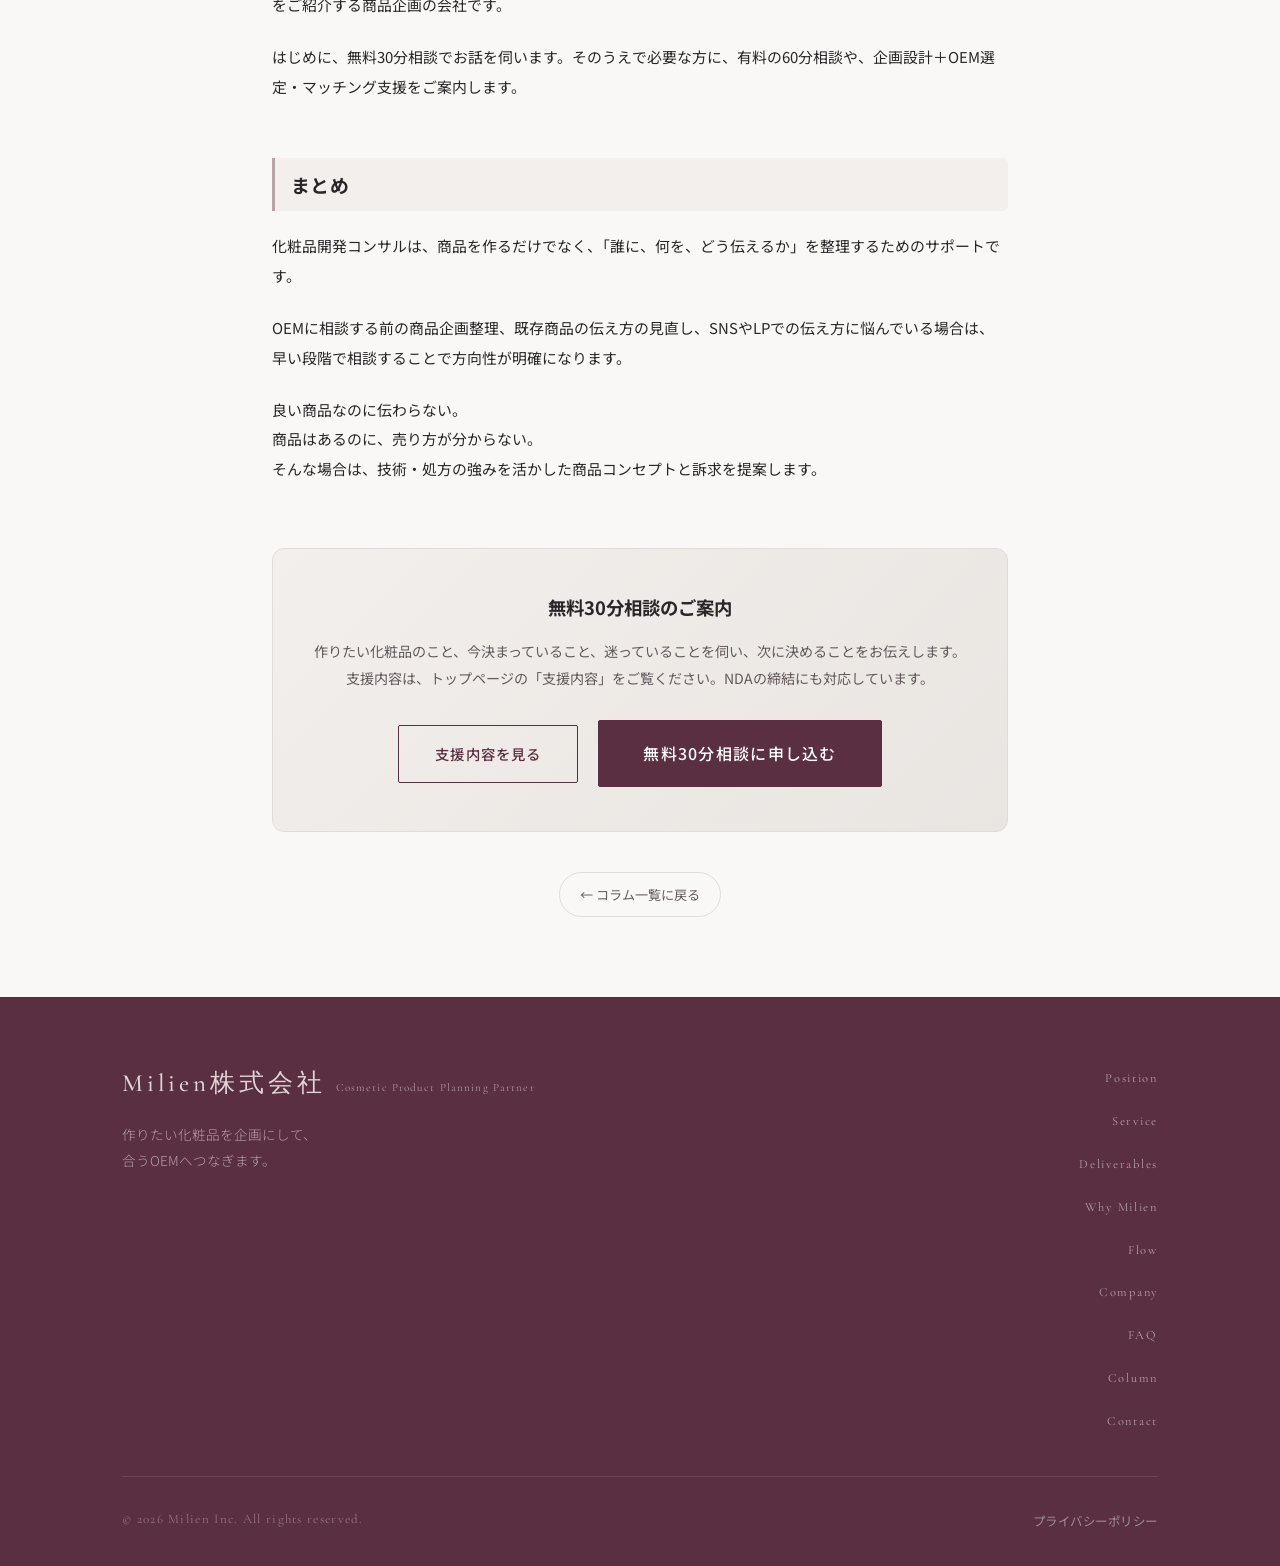
<file: column/cosmetic-development-consulting/index.html>
<!DOCTYPE html>
<html lang="ja">
<head>
  <meta charset="UTF-8">
  <meta name="viewport" content="width=device-width, initial-scale=1.0">
  <title>化粧品開発コンサルとは？OEM相談前・商品企画・伝え方の見直しで相談できること｜Milien株式会社</title>
  <meta name="description" content="化粧品開発コンサルとは、商品企画・ブランド設計・成分の魅力・伝え方を整理し、化粧品ブランドの「お客様が買う理由」を明確にするサポートです。OEM相談前や既存商品の伝え方の見直しで相談できる内容を解説します。">
  <meta name="keywords" content="化粧品開発コンサル,化粧品コンサルタント,OEM相談,商品企画,伝え方の見直し,化粧品ブランド立ち上げ">
  <meta property="og:title" content="化粧品開発コンサルとは？OEM相談前・商品企画・伝え方の見直しで相談できること｜Milien株式会社">
  <meta property="og:description" content="化粧品開発コンサルとは、商品企画・ブランド設計・成分の魅力・伝え方を整理し、化粧品ブランドの「お客様が買う理由」を明確にするサポートです。">
  <meta property="og:type" content="article">
  <meta property="og:url" content="https://www.milien.jp/column/cosmetic-development-consulting/">
  <meta property="og:site_name" content="Milien株式会社">
  <meta property="og:locale" content="ja_JP">
  <meta property="og:image" content="https://www.milien.jp/images/ogp.png">
  <meta property="og:image:width" content="1200">
  <meta property="og:image:height" content="630">
  <meta property="article:published_time" content="2026-06-13">
  <meta property="article:modified_time" content="2026-07-04">
  <meta name="twitter:card" content="summary_large_image">
  <link rel="canonical" href="https://www.milien.jp/column/cosmetic-development-consulting/">
  <link rel="preconnect" href="https://fonts.googleapis.com">
  <link rel="preconnect" href="https://fonts.gstatic.com" crossorigin>
  <link rel="preload" as="style" href="https://fonts.googleapis.com/css2?family=Cormorant+Garamond:ital,wght@0,300;0,400;0,500;0,600;1,300;1,400&family=Noto+Sans+JP:wght@300;400;500;700&display=swap">
  <link href="https://fonts.googleapis.com/css2?family=Cormorant+Garamond:ital,wght@0,300;0,400;0,500;0,600;1,300;1,400&family=Noto+Sans+JP:wght@300;400;500;700&display=swap" rel="stylesheet" media="print" onload="this.media='all'">
  <noscript><link href="https://fonts.googleapis.com/css2?family=Cormorant+Garamond:ital,wght@0,300;0,400;0,500;0,600;1,300;1,400&family=Noto+Sans+JP:wght@300;400;500;700&display=swap" rel="stylesheet"></noscript>
  <link rel="stylesheet" href="../../css/style.css?v=26">
  <script type="application/ld+json">
{
  "@context": "https://schema.org",
  "@type": "Article",
  "headline": "化粧品開発コンサルとは？OEM相談前・商品企画・伝え方の見直しで相談できること",
  "description": "化粧品開発コンサルとは、商品企画・ブランド設計・成分の魅力・伝え方を整理し、化粧品ブランドの「お客様が買う理由」を明確にするサポートです。OEM相談前や既存商品の伝え方の見直しで相談できる内容を解説します。",
  "datePublished": "2026-06-13",
  "dateModified": "2026-07-04",
  "image": "https://www.milien.jp/images/ogp.png",
  "author": {
    "@type": "Person",
    "name": "湯浅 茉奈",
    "jobTitle": "Cosmetic Product Planner",
    "worksFor": {
      "@type": "Organization",
      "name": "Milien株式会社"
    },
    "url": "https://www.milien.jp/#profile"
  },
  "publisher": {
    "@type": "Organization",
    "name": "Milien株式会社"
  },
  "mainEntityOfPage": "https://www.milien.jp/column/cosmetic-development-consulting/"
}
</script>
  <script type="application/ld+json">
{
  "@context": "https://schema.org",
  "@type": "BreadcrumbList",
  "itemListElement": [
    {
      "@type": "ListItem",
      "position": 1,
      "name": "ホーム",
      "item": "https://www.milien.jp/"
    },
    {
      "@type": "ListItem",
      "position": 2,
      "name": "コラム",
      "item": "https://www.milien.jp/#column"
    },
    {
      "@type": "ListItem",
      "position": 3,
      "name": "化粧品開発コンサルとは？OEM相談前・商品企画・伝え方の見直しで相談できること"
    }
  ]
}
</script>
</head>
<body>

  <!-- ===== HEADER ===== -->
  <header class="hdr" id="hdr">
    <div class="hdr__inner">
      <a href="/" class="hdr__logo">
        <span class="hdr__logo-en">Milien</span>
        <span class="hdr__logo-txt">Cosmetic Product Planning Partner</span>
      </a>
      <nav class="hdr__nav" id="hdrNav">
        <ul class="hdr__nav-list">
          <li><a href="/#service"  class="hdr__nav-link">Service</a></li>
          <li><a href="/#strength" class="hdr__nav-link">Why Milien</a></li>
          <li><a href="/#flow"     class="hdr__nav-link">Flow</a></li>
          <li><a href="/#faq"      class="hdr__nav-link">FAQ</a></li>
          <li><a href="/#contact"  class="hdr__nav-link">Contact</a></li>
        </ul>
      </nav>
      <a href="/#contact" class="btn btn--hdr">無料30分相談</a>
      <button class="hdr__burger" id="burger" aria-label="メニューを開く">
        <span></span><span></span><span></span>
      </button>
    </div>
  </header>

  <main>

    <!-- ===== ARTICLE HERO ===== -->
    <div class="art-hero">
      <div class="art-hero__inner">
        <nav class="art-breadcrumb" aria-label="パンくずリスト">
          <a href="/">トップ</a>
          <span>›</span>
          <a href="/#column">コラム</a>
          <span>›</span>
          <span>化粧品開発コンサルとは？</span>
        </nav>
        <span class="art-hero__tag">コンサル</span>
        <h1 class="art-hero__title">
          化粧品開発コンサルとは？<br>
          OEM相談前・商品企画・伝え方の見直しで<br>
          相談できること
        </h1>
        <div class="art-meta">
          <span>公開日：2026年6月13日</span>
          <span>更新日：2026年7月4日</span>
          <span class="art-meta__author">著者：湯浅 茉奈（Milien株式会社 代表）</span>
        </div>
      </div>
    </div>

    <!-- ===== ARTICLE BODY ===== -->
    <div class="art-body">

      <p>化粧品ブランドを立ち上げたい、または既存商品の売り方を見直したいと考えたとき、最初に悩みやすいのが「何から相談すればいいのか」という点です。</p>

      <p>OEMメーカーに相談すれば商品は作れます。<br>
      しかし、化粧品は「作ること」だけでなく、誰に向けて、どんな価値を、どんな言葉で届けるかまで整理しておくことが大切です。</p>

      <p>化粧品開発コンサルは、商品企画・ブランド設計・成分の魅力・伝え方などを整理し、化粧品ブランドの<strong>"お客様が買う理由"</strong>を明確にするためのサポートです。</p>

      <h2>化粧品開発コンサルで相談できること</h2>

      <p>化粧品開発コンサルで相談できる内容は、商品を作る前の段階から、既存商品の見直しまで幅広くあります。</p>

      <p>たとえば、以下のような内容です。</p>

      <ul>
        <li>どんな商品を作るべきか</li>
        <li>ターゲットをどう設定するか</li>
        <li>競合商品とどう差別化するか</li>
        <li>OEMに相談する前に何を整理すべきか</li>
        <li>成分や処方の価値をどう伝えるか</li>
        <li>商品の魅力をどう伝えるか</li>
        <li>既存商品が売れない理由をどう見直すか</li>
        <li>伝え方をどう整えるか</li>
      </ul>

      <p>商品そのものだけでなく、「どう見せるか」「どう伝えるか」「どう買ってもらうか」まで整理するのが特徴です。</p>

      <h2>OEMメーカーとの違い</h2>

      <p>OEMメーカーは、主に商品の製造や処方開発を担うパートナーです。</p>

      <p>一方で、化粧品開発コンサルは、OEMに依頼する前後の企画整理や訴求設計をサポートします。</p>

      <p>たとえば、OEMメーカーに相談する前に、</p>

      <ul>
        <li>どんな悩みを持つ人に届けたいのか</li>
        <li>どんな使用感にしたいのか</li>
        <li>どんな成分や機能を前面に出すのか</li>
        <li>価格帯や容量はどうするのか</li>
        <li>既存市場の中でどの立ち位置を狙うのか</li>
      </ul>

      <p>を整理しておくと、商品開発が進めやすくなります。</p>

      <p>OEMに丸投げするのではなく、ブランド側が「何を作りたいのか」「なぜ選ばれる商品にしたいのか」を整理してから相談することで、商品企画の精度が上がります。</p>

      <h2>こんな悩みがある場合に向いています</h2>

      <p>化粧品開発コンサルは、次のような悩みがある場合に役立ちます。</p>

      <ul>
        <li>化粧品を作りたいが、商品コンセプトが固まっていない</li>
        <li>OEMに相談したいが、何を伝えればいいか分からない</li>
        <li>良い成分を入れたのに、差別化できていない</li>
        <li>商品を作ったものの、思ったように売れていない</li>
        <li>在庫が残っていて、売り方や見せ方を見直したい</li>
        <li>商品の魅力をどう伝えればいいか分からない</li>
        <li>商品の良さが生活者に伝わる言葉になっていない</li>
      </ul>

      <p>化粧品は、成分や処方が良いだけでは選ばれません。<br>
      生活者にとって「なぜ自分に必要なのか」が伝わる状態にすることが重要です。</p>

      <h2>相談前に整理しておくとよいこと</h2>

      <p>初回相談の前に、完璧な企画書を用意する必要はありません。</p>

      <p>ただし、以下の内容があると現状を整理しやすくなります。</p>

      <ul>
        <li>ブランド名または商品名</li>
        <li>商品の販売状況</li>
        <li>ターゲットとして考えている人</li>
        <li>競合だと感じているブランドや商品</li>
        <li>現在のLP、SNS、販売ページ</li>
        <li>困っていること</li>
        <li>今後やりたいこと</li>
        <li>予算感やスケジュール</li>
      </ul>

      <p>まだ決まっていない部分があっても問題ありません。<br>
      むしろ、決まっていない部分を一緒に整理するために相談するケースも多くあります。</p>

      <h2>Milien株式会社でサポートできること</h2>

      <p>Milienは、化粧品ブランドを作りたい方と一緒に、コンセプトや価格などの企画を固め、企画内容に合うOEMをご紹介する商品企画の会社です。</p>

      <p>はじめに、無料30分相談でお話を伺います。そのうえで必要な方に、有料の60分相談や、企画設計＋OEM選定・マッチング支援をご案内します。</p>

      <h2>まとめ</h2>

      <p>化粧品開発コンサルは、商品を作るだけでなく、「誰に、何を、どう伝えるか」を整理するためのサポートです。</p>

      <p>OEMに相談する前の商品企画整理、既存商品の伝え方の見直し、SNSやLPでの伝え方に悩んでいる場合は、早い段階で相談することで方向性が明確になります。</p>

      <p>良い商品なのに伝わらない。<br>
      商品はあるのに、売り方が分からない。<br>
      そんな場合は、技術・処方の強みを活かした商品コンセプトと訴求を提案します。</p>

      <!-- CTA -->
      <div class="art-cta-box">
        <h3>無料30分相談のご案内</h3>
        <p>作りたい化粧品のこと、今決まっていること、迷っていることを伺い、次に決めることをお伝えします。支援内容は、トップページの「支援内容」をご覧ください。NDAの締結にも対応しています。</p>
        <a href="/#service" class="btn btn--outline">支援内容を見る</a>
        <a href="/#contact" class="btn btn--primary btn--lg">無料30分相談に申し込む</a>
      </div>

      <!-- Back link -->
      <div class="art-back-wrap">
        <a href="/#column" class="art-back">← コラム一覧に戻る</a>
      </div>

    </div>

  </main>

  <!-- ===== FOOTER ===== -->
  <footer class="ftr">
    <div class="container">
      <div class="ftr__inner">
        <div class="ftr__brand">
          <p class="ftr__logo">
            <span class="ftr__logo-en">Milien株式会社</span>
            <span class="ftr__logo-txt">Cosmetic Product Planning Partner</span>
          </p>
          <p class="ftr__desc">作りたい化粧品を企画にして、<br>合うOEMへつなぎます。</p>
        </div>
        <nav class="ftr__nav">
          <ul>
            <li><a href="/#position">Position</a></li>
            <li><a href="/#service">Service</a></li>
            <li><a href="/#deliverables">Deliverables</a></li>
            <li><a href="/#strength">Why Milien</a></li>
            <li><a href="/#flow">Flow</a></li>
            <li><a href="/#company">Company</a></li>
            <li><a href="/#faq">FAQ</a></li>
            <li><a href="/#column">Column</a></li>
            <li><a href="/#contact">Contact</a></li>
          </ul>
        </nav>
      </div>
      <div class="ftr__btm">
        <p class="ftr__copy">&copy; 2026 Milien Inc. All rights reserved.</p>
        <ul class="ftr__legal">
          <li><a href="/privacy/">プライバシーポリシー</a></li>
        </ul>
      </div>
    </div>
  </footer>

  <a href="/#contact" class="float-cta" id="floatCta">無料30分相談に申し込む</a>

  <script src="../../js/main.js?v=19"></script>
</body>
</html>
</file>
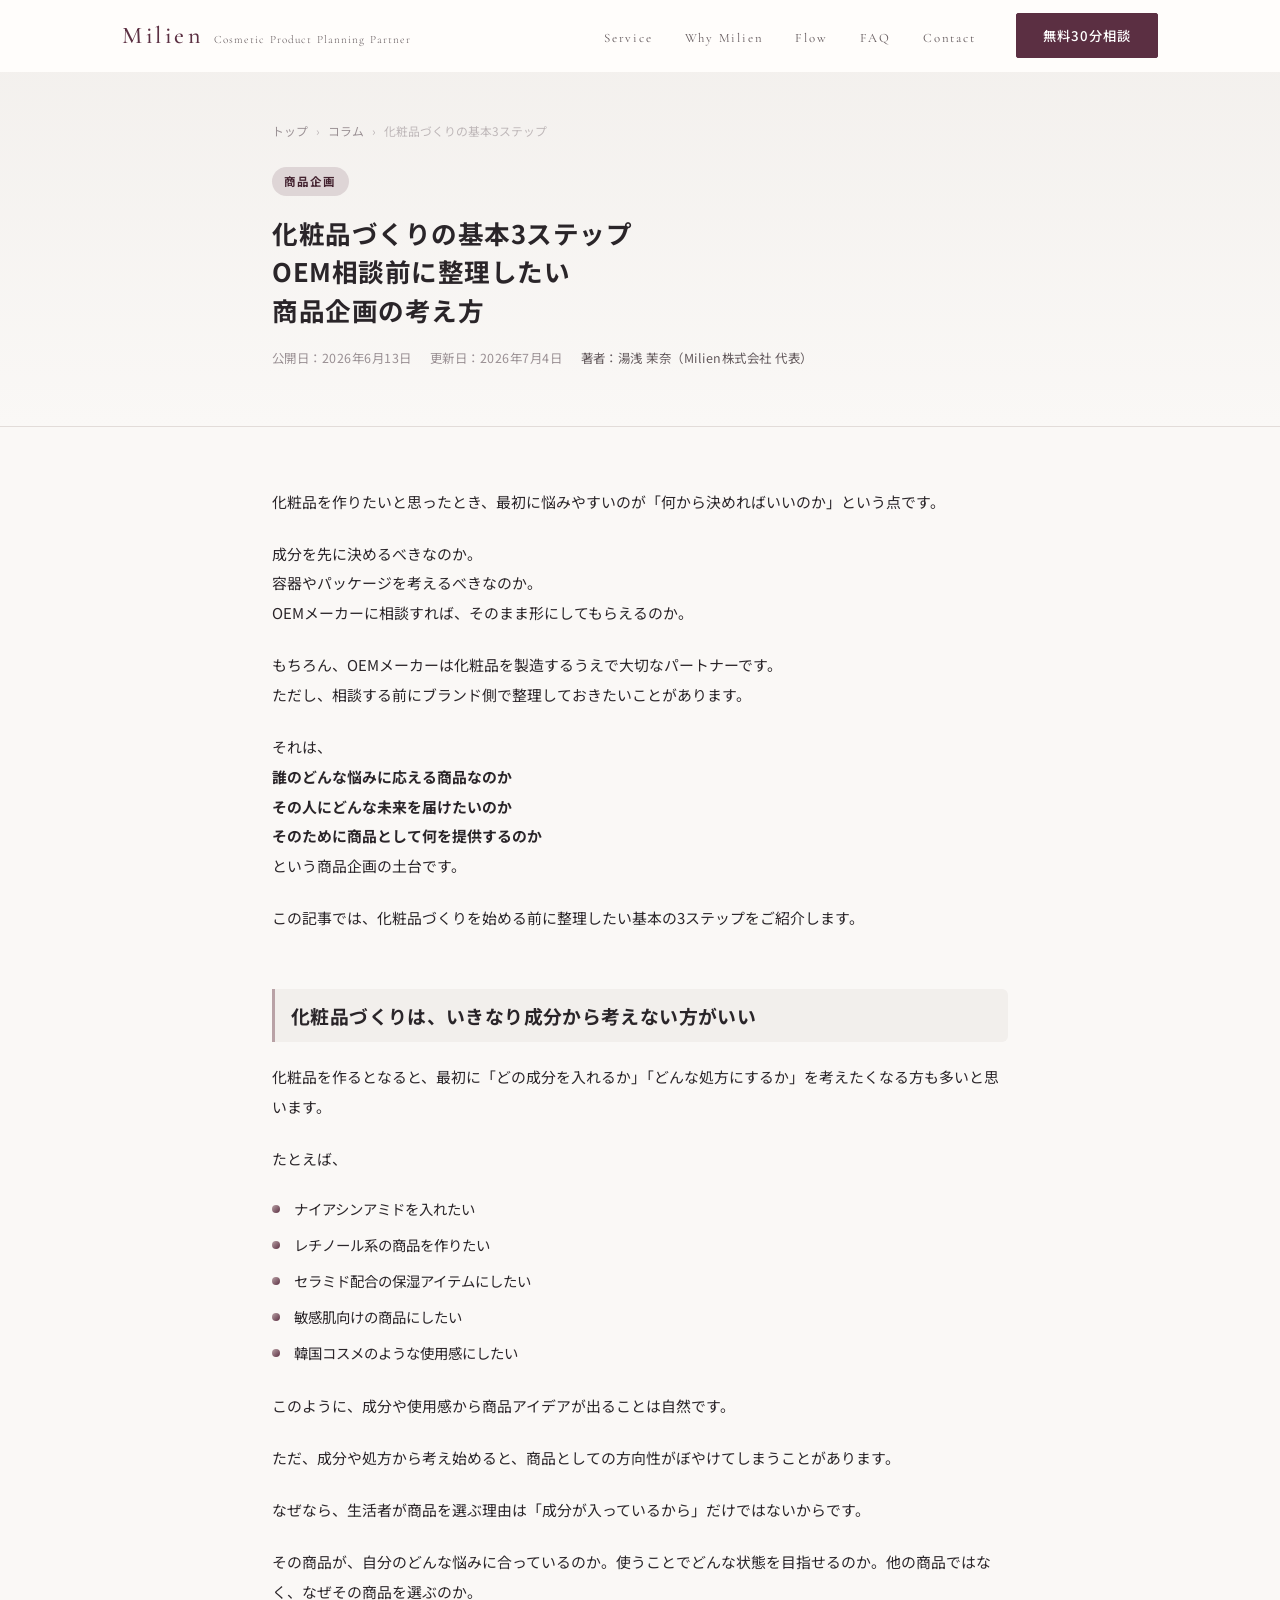
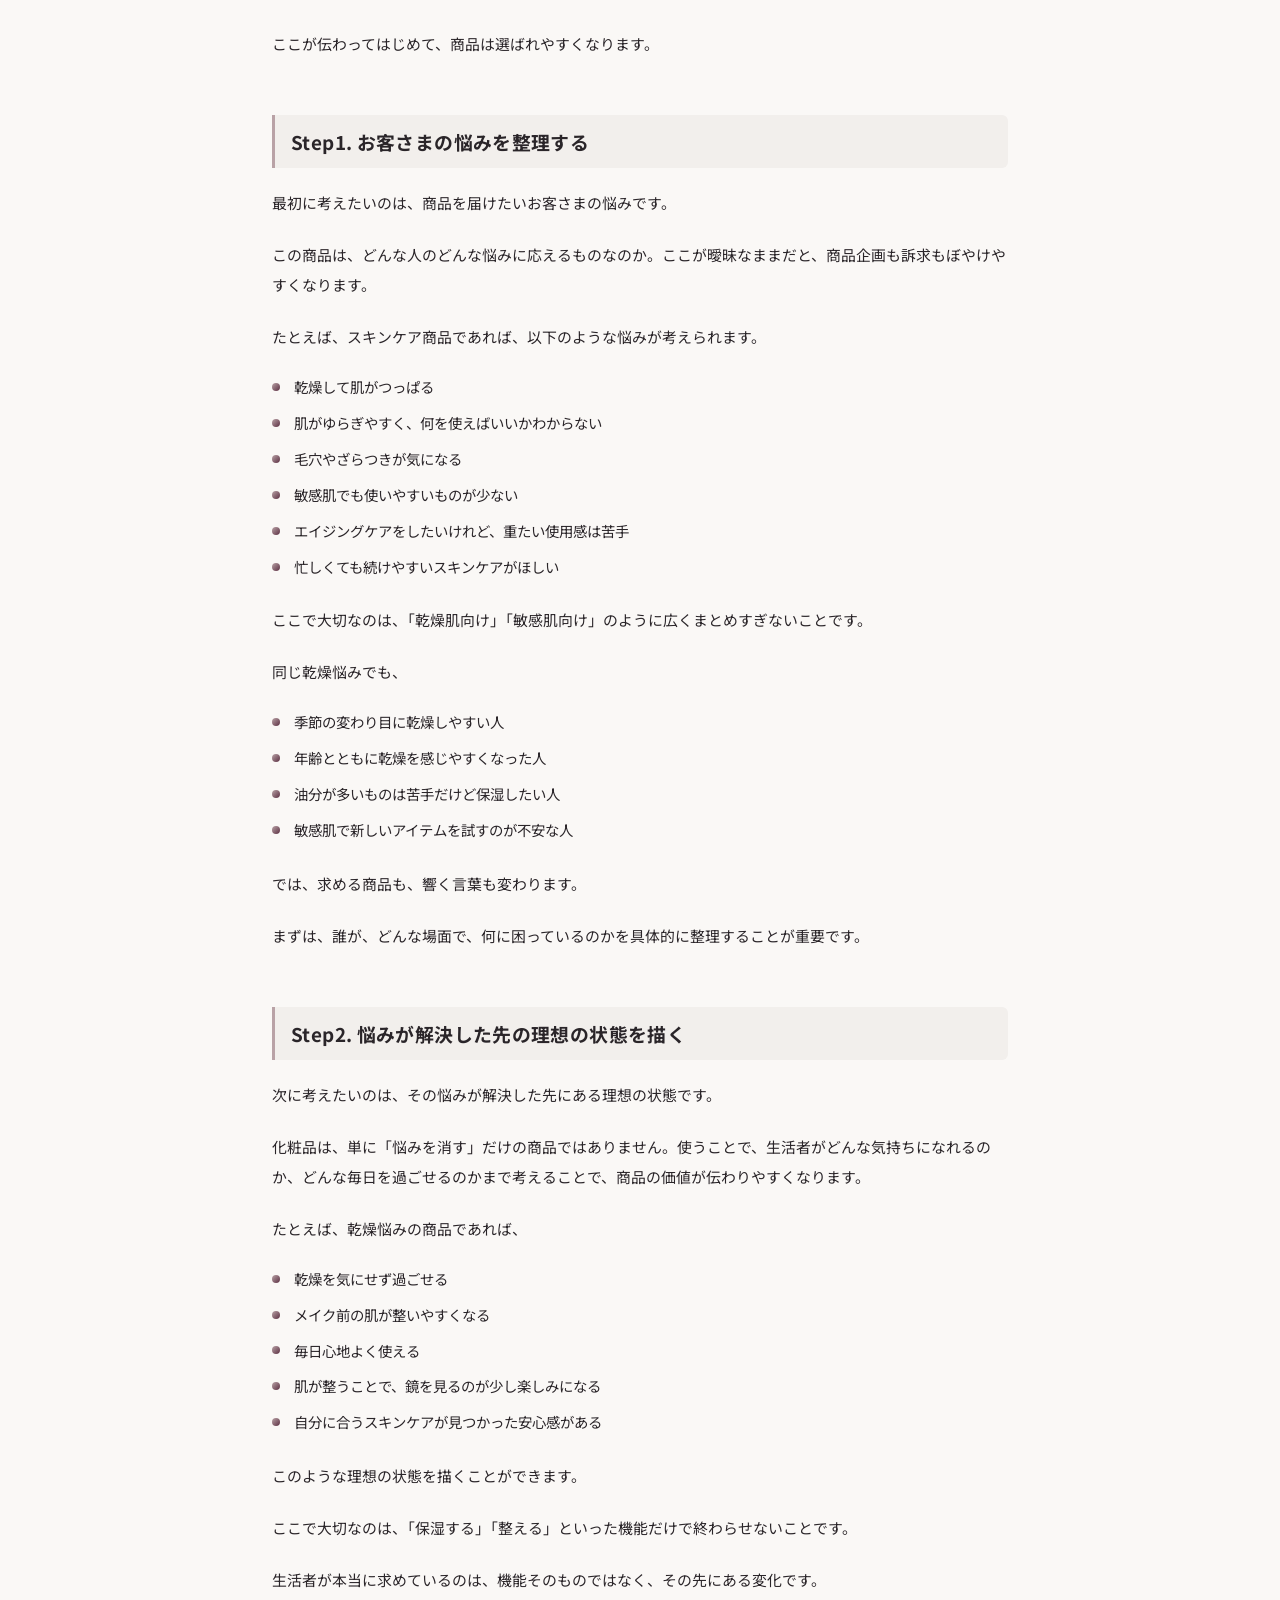
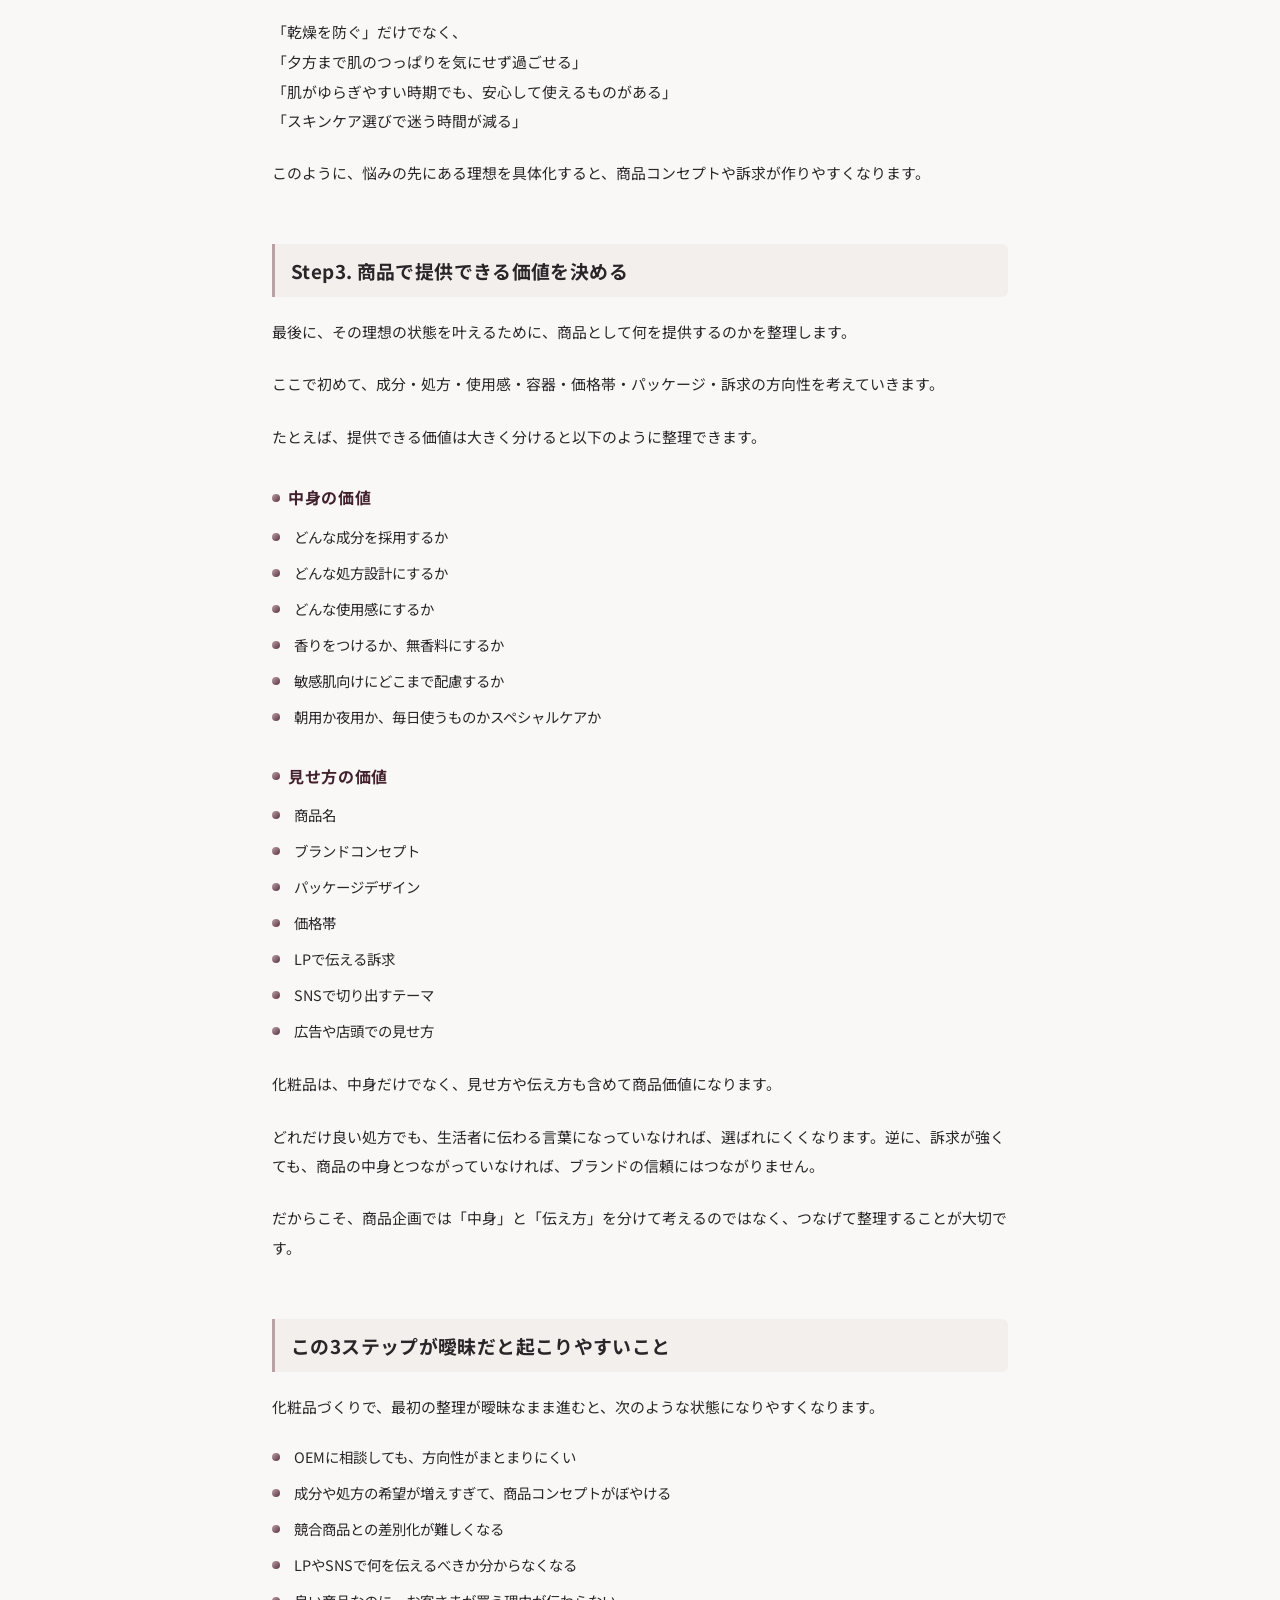
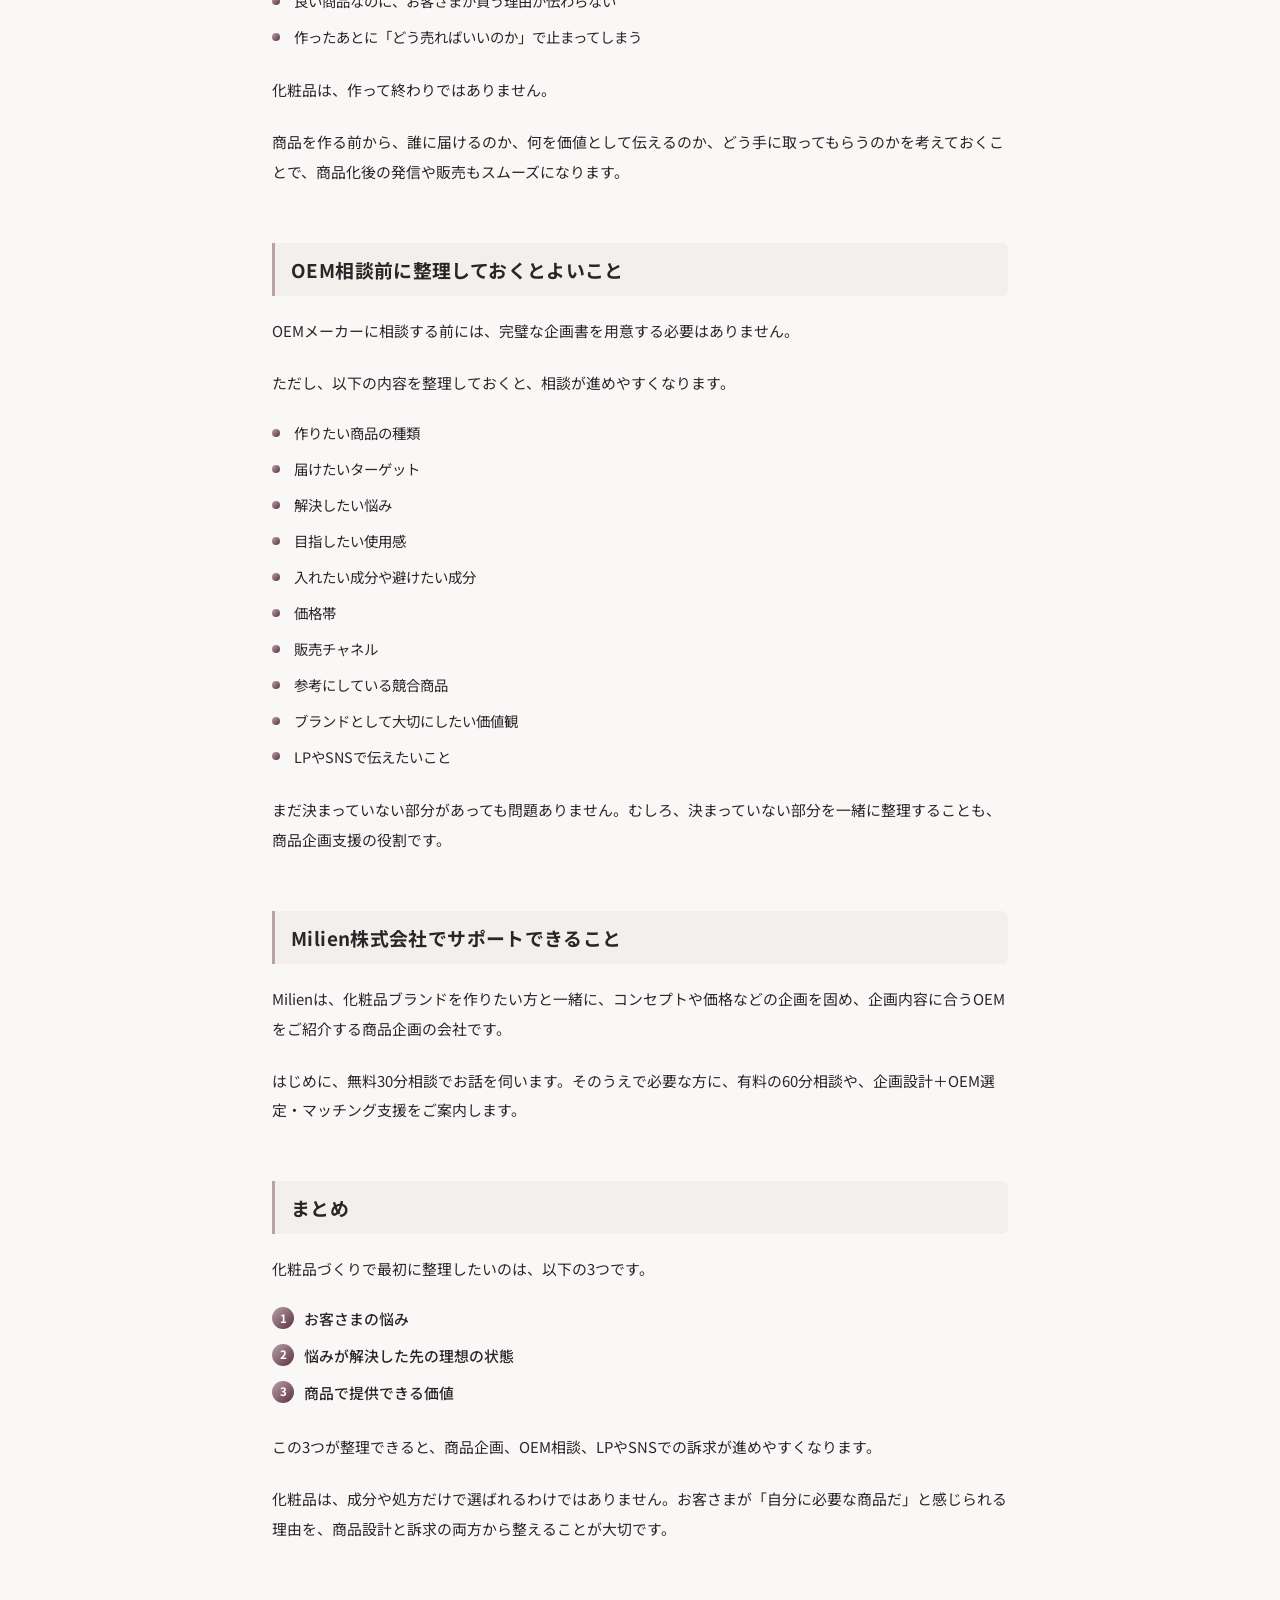
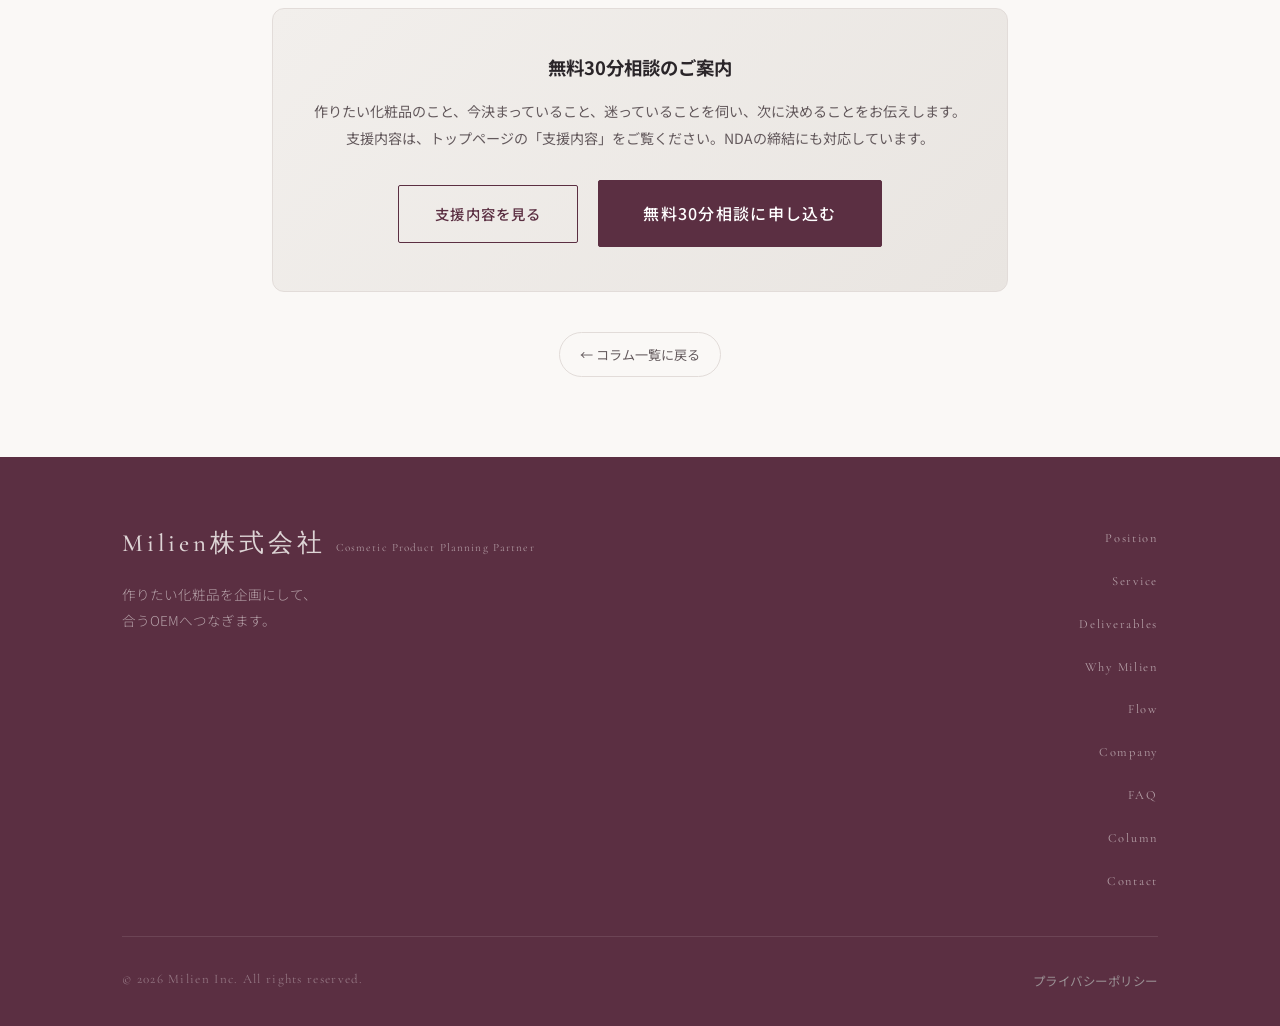
<file: column/cosmetic-product-planning-3steps/index.html>
<!DOCTYPE html>
<html lang="ja">
<head>
  <meta charset="UTF-8">
  <meta name="viewport" content="width=device-width, initial-scale=1.0">
  <title>化粧品づくりの基本3ステップ｜OEM相談前に整理したい商品企画の考え方</title>
  <meta name="description" content="化粧品を作りたいけれど何から決めればいいかわからない方へ。OEM相談前に整理したい「お客さまの悩み」「理想の状態」「商品で提供できる価値」の3ステップを、化粧品企画・訴求設計の視点から解説します。">
  <meta name="keywords" content="化粧品 商品企画,化粧品OEM 相談前,化粧品づくり,化粧品ブランド立ち上げ,商品コンセプト 化粧品">
  <meta property="og:title" content="化粧品づくりの基本3ステップ｜OEM相談前に整理したい商品企画の考え方">
  <meta property="og:description" content="化粧品を作りたいけれど何から決めればいいかわからない方へ。OEM相談前に整理したい「お客さまの悩み」「理想の状態」「商品で提供できる価値」の3ステップを解説します。">
  <meta property="og:type" content="article">
  <meta property="og:url" content="https://www.milien.jp/column/cosmetic-product-planning-3steps/">
  <meta property="og:site_name" content="Milien株式会社">
  <meta property="og:locale" content="ja_JP">
  <meta property="og:image" content="https://www.milien.jp/images/ogp.png">
  <meta property="og:image:width" content="1200">
  <meta property="og:image:height" content="630">
  <meta property="article:published_time" content="2026-06-13">
  <meta property="article:modified_time" content="2026-07-04">
  <meta name="twitter:card" content="summary_large_image">
  <link rel="canonical" href="https://www.milien.jp/column/cosmetic-product-planning-3steps/">
  <link rel="preconnect" href="https://fonts.googleapis.com">
  <link rel="preconnect" href="https://fonts.gstatic.com" crossorigin>
  <link rel="preload" as="style" href="https://fonts.googleapis.com/css2?family=Cormorant+Garamond:ital,wght@0,300;0,400;0,500;0,600;1,300;1,400&family=Noto+Sans+JP:wght@300;400;500;700&display=swap">
  <link href="https://fonts.googleapis.com/css2?family=Cormorant+Garamond:ital,wght@0,300;0,400;0,500;0,600;1,300;1,400&family=Noto+Sans+JP:wght@300;400;500;700&display=swap" rel="stylesheet" media="print" onload="this.media='all'">
  <noscript><link href="https://fonts.googleapis.com/css2?family=Cormorant+Garamond:ital,wght@0,300;0,400;0,500;0,600;1,300;1,400&family=Noto+Sans+JP:wght@300;400;500;700&display=swap" rel="stylesheet"></noscript>
  <link rel="stylesheet" href="../../css/style.css?v=26">
  <script type="application/ld+json">
{
  "@context": "https://schema.org",
  "@type": "Article",
  "headline": "化粧品づくりの基本3ステップ｜OEM相談前に整理したい商品企画の考え方",
  "description": "化粧品を作りたいけれど何から決めればいいかわからない方へ。OEM相談前に整理したい「お客さまの悩み」「理想の状態」「商品で提供できる価値」の3ステップを、化粧品企画・訴求設計の視点から解説します。",
  "datePublished": "2026-06-13",
  "dateModified": "2026-07-04",
  "image": "https://www.milien.jp/images/ogp.png",
  "author": {
    "@type": "Person",
    "name": "湯浅 茉奈",
    "jobTitle": "Cosmetic Product Planner",
    "worksFor": {
      "@type": "Organization",
      "name": "Milien株式会社"
    },
    "url": "https://www.milien.jp/#profile"
  },
  "publisher": {
    "@type": "Organization",
    "name": "Milien株式会社"
  },
  "mainEntityOfPage": "https://www.milien.jp/column/cosmetic-product-planning-3steps/"
}
</script>
  <script type="application/ld+json">
{
  "@context": "https://schema.org",
  "@type": "BreadcrumbList",
  "itemListElement": [
    {
      "@type": "ListItem",
      "position": 1,
      "name": "ホーム",
      "item": "https://www.milien.jp/"
    },
    {
      "@type": "ListItem",
      "position": 2,
      "name": "コラム",
      "item": "https://www.milien.jp/#column"
    },
    {
      "@type": "ListItem",
      "position": 3,
      "name": "化粧品づくりの基本3ステップ｜OEM相談前に整理したい商品企画の考え方"
    }
  ]
}
</script>
</head>
<body>

  <!-- ===== HEADER ===== -->
  <header class="hdr" id="hdr">
    <div class="hdr__inner">
      <a href="/" class="hdr__logo">
        <span class="hdr__logo-en">Milien</span>
        <span class="hdr__logo-txt">Cosmetic Product Planning Partner</span>
      </a>
      <nav class="hdr__nav" id="hdrNav">
        <ul class="hdr__nav-list">
          <li><a href="/#service"  class="hdr__nav-link">Service</a></li>
          <li><a href="/#strength" class="hdr__nav-link">Why Milien</a></li>
          <li><a href="/#flow"     class="hdr__nav-link">Flow</a></li>
          <li><a href="/#faq"      class="hdr__nav-link">FAQ</a></li>
          <li><a href="/#contact"  class="hdr__nav-link">Contact</a></li>
        </ul>
      </nav>
      <a href="/#contact" class="btn btn--hdr">無料30分相談</a>
      <button class="hdr__burger" id="burger" aria-label="メニューを開く">
        <span></span><span></span><span></span>
      </button>
    </div>
  </header>

  <main>

    <!-- ===== ARTICLE HERO ===== -->
    <div class="art-hero">
      <div class="art-hero__inner">
        <nav class="art-breadcrumb" aria-label="パンくずリスト">
          <a href="/">トップ</a>
          <span>›</span>
          <a href="/#column">コラム</a>
          <span>›</span>
          <span>化粧品づくりの基本3ステップ</span>
        </nav>
        <span class="art-hero__tag">商品企画</span>
        <h1 class="art-hero__title">
          化粧品づくりの基本3ステップ<br>
          OEM相談前に整理したい<br>
          商品企画の考え方
        </h1>
        <div class="art-meta">
          <span>公開日：2026年6月13日</span>
          <span>更新日：2026年7月4日</span>
          <span class="art-meta__author">著者：湯浅 茉奈（Milien株式会社 代表）</span>
        </div>
      </div>
    </div>

    <!-- ===== ARTICLE BODY ===== -->
    <div class="art-body">

      <p>化粧品を作りたいと思ったとき、最初に悩みやすいのが「何から決めればいいのか」という点です。</p>

      <p>成分を先に決めるべきなのか。<br>
      容器やパッケージを考えるべきなのか。<br>
      OEMメーカーに相談すれば、そのまま形にしてもらえるのか。</p>

      <p>もちろん、OEMメーカーは化粧品を製造するうえで大切なパートナーです。<br>
      ただし、相談する前にブランド側で整理しておきたいことがあります。</p>

      <p>それは、<br>
      <strong>誰のどんな悩みに応える商品なのか</strong><br>
      <strong>その人にどんな未来を届けたいのか</strong><br>
      <strong>そのために商品として何を提供するのか</strong><br>
      という商品企画の土台です。</p>

      <p>この記事では、化粧品づくりを始める前に整理したい基本の3ステップをご紹介します。</p>

      <h2>化粧品づくりは、いきなり成分から考えない方がいい</h2>

      <p>化粧品を作るとなると、最初に「どの成分を入れるか」「どんな処方にするか」を考えたくなる方も多いと思います。</p>

      <p>たとえば、</p>

      <ul>
        <li>ナイアシンアミドを入れたい</li>
        <li>レチノール系の商品を作りたい</li>
        <li>セラミド配合の保湿アイテムにしたい</li>
        <li>敏感肌向けの商品にしたい</li>
        <li>韓国コスメのような使用感にしたい</li>
      </ul>

      <p>このように、成分や使用感から商品アイデアが出ることは自然です。</p>

      <p>ただ、成分や処方から考え始めると、商品としての方向性がぼやけてしまうことがあります。</p>

      <p>なぜなら、生活者が商品を選ぶ理由は「成分が入っているから」だけではないからです。</p>

      <p>その商品が、自分のどんな悩みに合っているのか。使うことでどんな状態を目指せるのか。他の商品ではなく、なぜその商品を選ぶのか。</p>

      <p>ここが伝わってはじめて、商品は選ばれやすくなります。</p>

      <h2>Step1. お客さまの悩みを整理する</h2>

      <p>最初に考えたいのは、商品を届けたいお客さまの悩みです。</p>

      <p>この商品は、どんな人のどんな悩みに応えるものなのか。ここが曖昧なままだと、商品企画も訴求もぼやけやすくなります。</p>

      <p>たとえば、スキンケア商品であれば、以下のような悩みが考えられます。</p>

      <ul>
        <li>乾燥して肌がつっぱる</li>
        <li>肌がゆらぎやすく、何を使えばいいかわからない</li>
        <li>毛穴やざらつきが気になる</li>
        <li>敏感肌でも使いやすいものが少ない</li>
        <li>エイジングケアをしたいけれど、重たい使用感は苦手</li>
        <li>忙しくても続けやすいスキンケアがほしい</li>
      </ul>

      <p>ここで大切なのは、「乾燥肌向け」「敏感肌向け」のように広くまとめすぎないことです。</p>

      <p>同じ乾燥悩みでも、</p>

      <ul>
        <li>季節の変わり目に乾燥しやすい人</li>
        <li>年齢とともに乾燥を感じやすくなった人</li>
        <li>油分が多いものは苦手だけど保湿したい人</li>
        <li>敏感肌で新しいアイテムを試すのが不安な人</li>
      </ul>

      <p>では、求める商品も、響く言葉も変わります。</p>

      <p>まずは、誰が、どんな場面で、何に困っているのかを具体的に整理することが重要です。</p>

      <h2>Step2. 悩みが解決した先の理想の状態を描く</h2>

      <p>次に考えたいのは、その悩みが解決した先にある理想の状態です。</p>

      <p>化粧品は、単に「悩みを消す」だけの商品ではありません。使うことで、生活者がどんな気持ちになれるのか、どんな毎日を過ごせるのかまで考えることで、商品の価値が伝わりやすくなります。</p>

      <p>たとえば、乾燥悩みの商品であれば、</p>

      <ul>
        <li>乾燥を気にせず過ごせる</li>
        <li>メイク前の肌が整いやすくなる</li>
        <li>毎日心地よく使える</li>
        <li>肌が整うことで、鏡を見るのが少し楽しみになる</li>
        <li>自分に合うスキンケアが見つかった安心感がある</li>
      </ul>

      <p>このような理想の状態を描くことができます。</p>

      <p>ここで大切なのは、「保湿する」「整える」といった機能だけで終わらせないことです。</p>

      <p>生活者が本当に求めているのは、機能そのものではなく、その先にある変化です。</p>

      <p>「乾燥を防ぐ」だけでなく、<br>
      「夕方まで肌のつっぱりを気にせず過ごせる」<br>
      「肌がゆらぎやすい時期でも、安心して使えるものがある」<br>
      「スキンケア選びで迷う時間が減る」</p>

      <p>このように、悩みの先にある理想を具体化すると、商品コンセプトや訴求が作りやすくなります。</p>

      <h2>Step3. 商品で提供できる価値を決める</h2>

      <p>最後に、その理想の状態を叶えるために、商品として何を提供するのかを整理します。</p>

      <p>ここで初めて、成分・処方・使用感・容器・価格帯・パッケージ・訴求の方向性を考えていきます。</p>

      <p>たとえば、提供できる価値は大きく分けると以下のように整理できます。</p>

      <h3>中身の価値</h3>

      <ul>
        <li>どんな成分を採用するか</li>
        <li>どんな処方設計にするか</li>
        <li>どんな使用感にするか</li>
        <li>香りをつけるか、無香料にするか</li>
        <li>敏感肌向けにどこまで配慮するか</li>
        <li>朝用か夜用か、毎日使うものかスペシャルケアか</li>
      </ul>

      <h3>見せ方の価値</h3>

      <ul>
        <li>商品名</li>
        <li>ブランドコンセプト</li>
        <li>パッケージデザイン</li>
        <li>価格帯</li>
        <li>LPで伝える訴求</li>
        <li>SNSで切り出すテーマ</li>
        <li>広告や店頭での見せ方</li>
      </ul>

      <p>化粧品は、中身だけでなく、見せ方や伝え方も含めて商品価値になります。</p>

      <p>どれだけ良い処方でも、生活者に伝わる言葉になっていなければ、選ばれにくくなります。逆に、訴求が強くても、商品の中身とつながっていなければ、ブランドの信頼にはつながりません。</p>

      <p>だからこそ、商品企画では「中身」と「伝え方」を分けて考えるのではなく、つなげて整理することが大切です。</p>

      <h2>この3ステップが曖昧だと起こりやすいこと</h2>

      <p>化粧品づくりで、最初の整理が曖昧なまま進むと、次のような状態になりやすくなります。</p>

      <ul>
        <li>OEMに相談しても、方向性がまとまりにくい</li>
        <li>成分や処方の希望が増えすぎて、商品コンセプトがぼやける</li>
        <li>競合商品との差別化が難しくなる</li>
        <li>LPやSNSで何を伝えるべきか分からなくなる</li>
        <li>良い商品なのに、お客さまが買う理由が伝わらない</li>
        <li>作ったあとに「どう売ればいいのか」で止まってしまう</li>
      </ul>

      <p>化粧品は、作って終わりではありません。</p>

      <p>商品を作る前から、誰に届けるのか、何を価値として伝えるのか、どう手に取ってもらうのかを考えておくことで、商品化後の発信や販売もスムーズになります。</p>

      <h2>OEM相談前に整理しておくとよいこと</h2>

      <p>OEMメーカーに相談する前には、完璧な企画書を用意する必要はありません。</p>

      <p>ただし、以下の内容を整理しておくと、相談が進めやすくなります。</p>

      <ul>
        <li>作りたい商品の種類</li>
        <li>届けたいターゲット</li>
        <li>解決したい悩み</li>
        <li>目指したい使用感</li>
        <li>入れたい成分や避けたい成分</li>
        <li>価格帯</li>
        <li>販売チャネル</li>
        <li>参考にしている競合商品</li>
        <li>ブランドとして大切にしたい価値観</li>
        <li>LPやSNSで伝えたいこと</li>
      </ul>

      <p>まだ決まっていない部分があっても問題ありません。むしろ、決まっていない部分を一緒に整理することも、商品企画支援の役割です。</p>

      <h2>Milien株式会社でサポートできること</h2>

      <p>Milienは、化粧品ブランドを作りたい方と一緒に、コンセプトや価格などの企画を固め、企画内容に合うOEMをご紹介する商品企画の会社です。</p>

      <p>はじめに、無料30分相談でお話を伺います。そのうえで必要な方に、有料の60分相談や、企画設計＋OEM選定・マッチング支援をご案内します。</p>

      <h2>まとめ</h2>

      <p>化粧品づくりで最初に整理したいのは、以下の3つです。</p>

      <ol>
        <li>お客さまの悩み</li>
        <li>悩みが解決した先の理想の状態</li>
        <li>商品で提供できる価値</li>
      </ol>

      <p>この3つが整理できると、商品企画、OEM相談、LPやSNSでの訴求が進めやすくなります。</p>

      <p>化粧品は、成分や処方だけで選ばれるわけではありません。お客さまが「自分に必要な商品だ」と感じられる理由を、商品設計と訴求の両方から整えることが大切です。</p>

      <!-- CTA -->
      <div class="art-cta-box">
        <h3>無料30分相談のご案内</h3>
        <p>作りたい化粧品のこと、今決まっていること、迷っていることを伺い、次に決めることをお伝えします。支援内容は、トップページの「支援内容」をご覧ください。NDAの締結にも対応しています。</p>
        <a href="/#service" class="btn btn--outline">支援内容を見る</a>
        <a href="/#contact" class="btn btn--primary btn--lg">無料30分相談に申し込む</a>
      </div>

      <!-- Back link -->
      <div class="art-back-wrap">
        <a href="/#column" class="art-back">← コラム一覧に戻る</a>
      </div>

    </div>

  </main>

  <!-- ===== FOOTER ===== -->
  <footer class="ftr">
    <div class="container">
      <div class="ftr__inner">
        <div class="ftr__brand">
          <p class="ftr__logo">
            <span class="ftr__logo-en">Milien株式会社</span>
            <span class="ftr__logo-txt">Cosmetic Product Planning Partner</span>
          </p>
          <p class="ftr__desc">作りたい化粧品を企画にして、<br>合うOEMへつなぎます。</p>
        </div>
        <nav class="ftr__nav">
          <ul>
            <li><a href="/#position">Position</a></li>
            <li><a href="/#service">Service</a></li>
            <li><a href="/#deliverables">Deliverables</a></li>
            <li><a href="/#strength">Why Milien</a></li>
            <li><a href="/#flow">Flow</a></li>
            <li><a href="/#company">Company</a></li>
            <li><a href="/#faq">FAQ</a></li>
            <li><a href="/#column">Column</a></li>
            <li><a href="/#contact">Contact</a></li>
          </ul>
        </nav>
      </div>
      <div class="ftr__btm">
        <p class="ftr__copy">&copy; 2026 Milien Inc. All rights reserved.</p>
        <ul class="ftr__legal">
          <li><a href="/privacy/">プライバシーポリシー</a></li>
        </ul>
      </div>
    </div>
  </footer>

  <a href="/#contact" class="float-cta" id="floatCta">無料30分相談に申し込む</a>

  <script src="../../js/main.js?v=19"></script>
</body>
</html>
</file>
<file: css/style.css>
/* ============================================
   BASE & RESET
   ============================================ */
*, *::before, *::after {
  box-sizing: border-box;
  margin: 0;
  padding: 0;
}

:root {
  /* ── ローズグレージュ × ディーププラム（2026-08 リニューアル） ── */
  --color-base:    #FAF8F6;  /* ベース */
  --color-base-2:  #F2EFEC;  /* サブ背景 */
  --color-base-3:  #E9E5E1;  /* サブ背景（濃） */
  --color-main:    #B9A2A6;  /* ローズグレージュ */
  --color-main-dk: #9E858A;
  --color-accent:  #5B2F42;  /* ディーププラム */
  --color-accent2: #43222F;  /* ディーププラム（濃） */
  --color-sub:     #DED5D6;
  --color-gold:    #A08A8E;  /* セクションラベル等 */
  --color-gold-lt: #C9B8BB;
  --color-text:    #2A2529;  /* 本文 */
  --color-text-md: #63595C;
  --color-text-lt: #9A9094;
  --color-white:   #ffffff;
  --color-border:  #E2DCD9;  /* 罫線 */

  --font-en: 'Cormorant Garamond', Georgia, serif;
  --font-jp: 'Noto Sans JP', sans-serif;

  --max-w: 1100px;
  --gap-section: 88px;
  --hdr-h: 72px;
}

html { scroll-behavior: smooth; }

body {
  font-family: var(--font-jp);
  color: var(--color-text);
  background: var(--color-base);
  line-height: 1.8;
  -webkit-font-smoothing: antialiased;
}

img { max-width: 100%; display: block; }
a { text-decoration: none; color: inherit; transition: opacity .2s; }
a:hover { opacity: .75; }
ul { list-style: none; }
button { cursor: pointer; font-family: var(--font-jp); border: none; background: none; }

.container {
  width: 100%;
  max-width: var(--max-w);
  margin: 0 auto;
  padding: 0 32px;
}

/* ============================================
   ANIMATIONS
   ============================================ */
@keyframes fadeUp {
  from { opacity: 0; transform: translateY(28px); }
  to   { opacity: 1; transform: translateY(0); }
}
@keyframes fadeIn {
  from { opacity: 0; }
  to   { opacity: 1; }
}
@keyframes lineGrow {
  from { transform: scaleY(0); }
  to   { transform: scaleY(1); }
}
@keyframes shimmer {
  0%   { background-position: -200% center; }
  100% { background-position: 200% center; }
}
@keyframes scrollPulse {
  0%, 100% { transform: scaleY(0); transform-origin: top; opacity: 1; }
  50%       { transform: scaleY(1); transform-origin: top; opacity: 1; }
  51%       { transform: scaleY(1); transform-origin: bottom; }
  100%      { transform: scaleY(0); transform-origin: bottom; }
}

/* Fade-in via IntersectionObserver — start invisible */
.reveal {
  opacity: 0;
  transform: translateY(30px);
  transition: opacity .75s cubic-bezier(.22,1,.36,1),
              transform .75s cubic-bezier(.22,1,.36,1);
}
.reveal.in { opacity: 1; transform: none; }
.reveal.d1 { transition-delay: .12s; }
.reveal.d2 { transition-delay: .24s; }
.reveal.d3 { transition-delay: .36s; }
.reveal.d4 { transition-delay: .50s; }

/* Hero — visible immediately, JS adds subtle stagger after load */
.hero-anim { opacity: 1; transform: none; }

/* ============================================
   BUTTONS
   ============================================ */
.btn {
  display: inline-flex;
  align-items: center;
  justify-content: center;
  gap: 8px;
  padding: 15px 36px;
  border-radius: 2px;
  font-family: var(--font-jp);
  font-size: .9rem;
  font-weight: 500;
  letter-spacing: .08em;
  transition: all .28s ease;
  white-space: nowrap;
  position: relative;
  overflow: hidden;
}
/* CTA はディーププラムの単色（グラデーション廃止） */
.btn--primary {
  background: var(--color-accent);
  color: var(--color-white);
  border: 1.5px solid var(--color-accent);
}
.btn--primary:hover {
  background: var(--color-accent2);
  border-color: var(--color-accent2);
  opacity: 1;
  transform: translateY(-2px);
  box-shadow: 0 6px 20px rgba(91,47,66,.22);
}
.btn--outline {
  background: transparent;
  color: var(--color-accent);
  border: 1.5px solid var(--color-accent);
}
.btn--outline:hover {
  background: var(--color-accent);
  color: var(--color-white);
  opacity: 1;
  transform: translateY(-2px);
  box-shadow: 0 6px 20px rgba(91,47,66,.16);
}
.btn--hdr {
  background: var(--color-accent);
  color: var(--color-white);
  border: 1.5px solid var(--color-accent);
  padding: 10px 26px;
  font-size: .83rem;
}
.btn--hdr:hover {
  background: var(--color-accent2);
  border-color: var(--color-accent2);
  opacity: 1;
  transform: translateY(-1px);
  box-shadow: 0 4px 14px rgba(91,47,66,.24);
}
.btn--full { width: 100%; }
.btn--lg { padding: 18px 44px; font-size: 1rem; }

/* ============================================
   SECTION COMMONS
   ============================================ */
.section { padding: var(--gap-section) 0; }

.sec-hd {
  text-align: center;
  margin-bottom: 72px;
}
.sec-label {
  display: inline-block;
  font-family: var(--font-en);
  font-size: .8rem;
  font-weight: 400;
  letter-spacing: .3em;
  color: var(--color-gold);
  text-transform: uppercase;
  margin-bottom: 16px;
  position: relative;
}
.sec-label::before,
.sec-label::after {
  content: '';
  position: absolute;
  top: 50%;
  width: 24px;
  height: 1px;
  background: var(--color-gold);
  opacity: .5;
}
.sec-label::before { right: calc(100% + 10px); }
.sec-label::after  { left:  calc(100% + 10px); }

.sec-title {
  font-family: var(--font-jp);
  font-size: 1.8rem;
  font-weight: 700;
  line-height: 1.55;
  color: var(--color-text);
  letter-spacing: .04em;
}
.sec-title-en {
  font-family: var(--font-en);
  font-size: 2.8rem;
  font-weight: 400;
  letter-spacing: .12em;
  color: var(--color-text);
}

/* ============================================
   HEADER
   ============================================ */
.hdr {
  position: fixed;
  top: 0; left: 0; width: 100%;
  z-index: 1000;
  height: var(--hdr-h);
  background: rgba(255,253,251,.96);
  backdrop-filter: blur(16px);
  -webkit-backdrop-filter: blur(16px);
  border-bottom: 1px solid transparent;
  transition: border-color .3s, box-shadow .3s;
}
.hdr.scrolled {
  border-color: var(--color-border);
  box-shadow: 0 4px 32px rgba(92,68,56,.07);
}
.hdr__inner {
  max-width: var(--max-w);
  margin: 0 auto;
  padding: 0 32px;
  height: 100%;
  display: flex;
  align-items: center;
  gap: 40px;
}
.hdr__logo {
  display: flex;
  align-items: baseline;
  gap: 10px;
  flex-shrink: 0;
}
.hdr__logo-en {
  font-family: var(--font-en);
  font-size: 1.5rem;
  font-weight: 500;
  color: var(--color-accent);
  letter-spacing: .15em;
}
.hdr__logo-txt {
  font-family: var(--font-en);
  font-size: .7rem;
  color: var(--color-text-md);
  letter-spacing: .1em;
  font-weight: 300;
}
.hdr__nav { margin-left: auto; }
.hdr__nav-list {
  display: flex;
  align-items: center;
  gap: 32px;
}
.hdr__nav-link {
  font-family: var(--font-en);
  font-size: .8rem;
  letter-spacing: .14em;
  color: var(--color-text-md);
  font-weight: 400;
  position: relative;
  transition: color .2s;
}
.hdr__nav-link::after {
  content: '';
  position: absolute;
  bottom: -4px; left: 0;
  width: 0; height: 1px;
  background: var(--color-gold);
  transition: width .28s ease;
}
.hdr__nav-link:hover,
.hdr__nav-link.active { color: var(--color-accent); opacity: 1; }
.hdr__nav-link:hover::after,
.hdr__nav-link.active::after { width: 100%; }

.hdr__burger {
  display: none;
  flex-direction: column;
  gap: 5px;
  padding: 4px;
  margin-left: auto;
}
.hdr__burger span {
  display: block;
  width: 22px; height: 1.5px;
  background: var(--color-accent);
  transition: all .3s;
  transform-origin: center;
}
.hdr__burger.open span:nth-child(1) { transform: translateY(6.5px) rotate(45deg); }
.hdr__burger.open span:nth-child(2) { opacity: 0; }
.hdr__burger.open span:nth-child(3) { transform: translateY(-6.5px) rotate(-45deg); }

/* ============================================
   HERO
   ============================================ */
.hero {
  min-height: 100vh;
  padding-top: calc(var(--hdr-h) + 72px);
  padding-bottom: 100px;
  position: relative;
  overflow: hidden;
  background:
    radial-gradient(ellipse 70% 60% at 80% 20%, rgba(185,162,166,.12) 0%, transparent 70%),
    radial-gradient(ellipse 50% 40% at 10% 80%, rgba(91,47,66,.05) 0%, transparent 70%),
    linear-gradient(160deg, #FAF8F6 0%, #F5F2EF 50%, #EFEAE6 100%);
}

/* decorative geometric */
.hero::before {
  content: '';
  position: absolute;
  top: 80px; right: -60px;
  width: 420px; height: 420px;
  border-radius: 50%;
  border: 1px solid rgba(216,167,183,.18);
  pointer-events: none;
}
.hero::after {
  content: '';
  position: absolute;
  top: 130px; right: -10px;
  width: 300px; height: 300px;
  border-radius: 50%;
  border: 1px solid rgba(157,138,179,.15);
  pointer-events: none;
}

/* accent line left */
.hero__deco-line {
  position: absolute;
  left: 0; top: 0; bottom: 0;
  width: 3px;
  background: linear-gradient(to bottom, transparent, var(--color-main) 20%, var(--color-accent) 60%, transparent);
  opacity: .4;
}

.hero__inner {
  max-width: var(--max-w);
  margin: 0 auto;
  padding: 0 32px;
  display: grid;
  grid-template-columns: 1.1fr 0.9fr;
  gap: 64px;
  align-items: center;
}

.hero__label {
  display: inline-flex;
  align-items: center;
  gap: 10px;
  font-size: .75rem;
  font-weight: 500;
  letter-spacing: .16em;
  color: var(--color-gold);
  margin-bottom: 32px;
}
.hero__label::before {
  content: '';
  display: block;
  width: 28px; height: 1px;
  background: var(--color-gold);
}

.hero__title {
  font-family: var(--font-jp);
  font-size: 2.3rem;
  font-weight: 700;
  line-height: 1.28;
  letter-spacing: .04em;
  color: var(--color-text);
  margin-bottom: 32px;
  position: relative;
}
.hero__title-accent {
  color: var(--color-main);
}
.hero__title-under {
  position: relative;
  display: inline-block;
}
.hero__title-under::after {
  content: '';
  position: absolute;
  bottom: 2px; left: 0; right: 0;
  height: 3px;
  background: linear-gradient(90deg, var(--color-main), var(--color-gold));
  border-radius: 2px;
  opacity: .6;
}

.hero__sub {
  font-size: .95rem;
  line-height: 2;
  color: var(--color-text-md);
  margin-bottom: 44px;
  font-weight: 300;
  padding-left: 16px;
  border-left: 2px solid var(--color-sub);
}

.hero__cta {
  display: flex;
  gap: 16px;
  margin-bottom: 60px;
  flex-wrap: wrap;
}

/* scroll indicator */
.hero__scroll {
  position: absolute;
  bottom: 36px; left: 50%;
  transform: translateX(-50%);
  display: flex;
  flex-direction: column;
  align-items: center;
  gap: 8px;
  color: var(--color-text-lt);
  font-family: var(--font-en);
  font-size: .65rem;
  letter-spacing: .2em;
  text-transform: uppercase;
}
.hero__scroll-line {
  width: 1px; height: 44px;
  background: linear-gradient(to bottom, var(--color-text-lt), transparent);
  animation: scrollPulse 2s ease-in-out infinite;
  transform-origin: top;
}

/* ---- Hero Visual Cards ---- */
.hero__visual {
  position: relative;
  height: 500px;
  perspective: 800px;
}

.hvc {
  position: absolute;
  background: var(--color-white);
  border-radius: 8px;
  box-shadow:
    0 2px 8px rgba(92,68,56,.07),
    0 12px 48px rgba(92,68,56,.12);
  border: 1px solid rgba(226,213,206,.8);
}

/* formula card */
.hvc--formula {
  top: 0; left: 0;
  width: 268px;
  padding: 26px;
  animation: fadeUp .9s .4s both;
}
.hvc__badge {
  display: inline-block;
  font-family: var(--font-en);
  font-size: .63rem;
  letter-spacing: .2em;
  color: var(--color-gold);
  text-transform: uppercase;
  border-bottom: 1px solid rgba(184,155,106,.35);
  padding-bottom: 10px;
  margin-bottom: 18px;
  width: 100%;
}
.hvc__row {
  display: flex;
  align-items: center;
  gap: 10px;
  margin-bottom: 12px;
}
.hvc__row:last-child { margin-bottom: 0; }
.hvc__ing {
  font-size: .66rem;
  color: var(--color-text-md);
  width: 88px;
  flex-shrink: 0;
  letter-spacing: .04em;
}
.hvc__bar {
  flex: 1; height: 5px;
  background: var(--color-base-3);
  border-radius: 3px;
  overflow: hidden;
}
.hvc__bar span {
  display: block;
  height: 100%;
  border-radius: 3px;
  background: linear-gradient(90deg, var(--color-main), var(--color-accent));
}
.hvc__pct {
  font-family: var(--font-en);
  font-size: .62rem;
  letter-spacing: .06em;
  color: var(--color-accent);
  width: 34px;
  text-align: right;
}

/* bottle card */
.hvc--bottle {
  top: 48px; right: 16px;
  padding: 32px 28px 28px;
  animation: fadeUp .9s .55s both;
}
.bottle {
  display: flex;
  flex-direction: column;
  align-items: center;
  gap: 0;
}
.bottle__pump {
  width: 12px; height: 30px;
  background: linear-gradient(180deg, var(--color-accent), var(--color-accent2));
  border-radius: 6px 6px 0 0;
  margin-bottom: -1px;
}
.bottle__neck {
  width: 24px; height: 12px;
  background: linear-gradient(180deg, #D4BCC8, #C0A8B8);
  border-radius: 2px 2px 0 0;
}
.bottle__body {
  width: 72px; height: 130px;
  background: linear-gradient(160deg, #FBF4F8 0%, #F0DDE8 45%, #E8D0DC 100%);
  border-radius: 4px 4px 10px 10px;
  border: 1px solid rgba(232,213,222,.9);
  display: flex;
  align-items: center;
  justify-content: center;
  position: relative;
  overflow: hidden;
}
.bottle__body::before {
  content: '';
  position: absolute;
  top: 0; left: 12px;
  width: 8px; bottom: 0;
  background: rgba(255,255,255,.25);
  border-radius: 0 0 4px 4px;
}
.bottle__lbl {
  display: flex;
  flex-direction: column;
  align-items: center;
  gap: 3px;
}
.bottle__brand {
  font-family: var(--font-en);
  font-size: .85rem;
  font-weight: 500;
  letter-spacing: .2em;
  color: var(--color-accent);
}
.bottle__name {
  font-family: var(--font-en);
  font-size: .58rem;
  letter-spacing: .15em;
  color: var(--color-text-lt);
  font-weight: 300;
  text-transform: uppercase;
}

/* SNS card */
.hvc--sns {
  bottom: 32px; left: 28px;
  width: 230px;
  padding: 18px;
  animation: fadeUp .9s .7s both;
}
.sns__hd {
  display: flex;
  align-items: center;
  gap: 10px;
  margin-bottom: 12px;
}
.sns__av {
  width: 34px; height: 34px;
  border-radius: 50%;
  background: linear-gradient(135deg, var(--color-main) 0%, var(--color-accent) 100%);
  border: 2px solid rgba(255,255,255,.8);
  flex-shrink: 0;
}
.sns__info span {
  display: block;
}
.sns__info span:first-child {
  font-size: .72rem;
  font-weight: 700;
  color: var(--color-text);
}
.sns__info span:last-child {
  font-size: .6rem;
  color: var(--color-text-lt);
}
.sns__img {
  height: 88px;
  border-radius: 4px;
  background: linear-gradient(135deg, var(--color-sub) 0%, #DFC0CC 40%, #E8D5E4 100%);
  margin-bottom: 10px;
  position: relative;
  overflow: hidden;
}
.sns__img::after {
  content: '';
  position: absolute; inset: 0;
  background: repeating-linear-gradient(
    -45deg,
    transparent 0, transparent 9px,
    rgba(255,255,255,.12) 9px, rgba(255,255,255,.12) 18px
  );
}
.sns__img-overlay {
  position: absolute;
  bottom: 8px; right: 8px;
  background: rgba(92,68,56,.6);
  color: #fff;
  font-size: .58rem;
  padding: 3px 8px;
  border-radius: 10px;
  letter-spacing: .06em;
  z-index: 1;
}
.sns__stats {
  display: flex;
  justify-content: space-between;
}
.sns__stats span {
  font-size: .6rem;
  color: var(--color-text-md);
}

/* concept tag card */
.hvc--tag {
  top: 200px; right: -10px;
  padding: 18px 22px;
  animation: fadeUp .9s .85s both;
}
.concept-tags {
  display: flex;
  flex-direction: column;
  gap: 8px;
}
.concept-tag {
  display: flex;
  align-items: center;
  gap: 8px;
  font-size: .7rem;
  color: var(--color-text-md);
}
.concept-tag__dot {
  width: 8px; height: 8px;
  border-radius: 50%;
  flex-shrink: 0;
}
.concept-tag__dot--rose { background: var(--color-main); }
.concept-tag__dot--gold { background: var(--color-gold); }
.concept-tag__dot--brown { background: var(--color-accent); }

/* ============================================
   HOOK（課題提起）
   ============================================ */
.hook {
  background: linear-gradient(180deg, var(--color-base-2) 0%, var(--color-base) 100%);
  padding: 96px 0;
  text-align: center;
  position: relative;
}
.hook::before {
  content: '';
  position: absolute;
  top: 0; left: 50%;
  transform: translateX(-50%);
  width: 1px; height: 48px;
  background: linear-gradient(180deg, var(--color-main), transparent);
}
.hook__title {
  font-size: 1.7rem;
  font-weight: 700;
  line-height: 1.8;
  letter-spacing: .05em;
  color: var(--color-text);
  margin-bottom: 28px;
}
.hook__em {
  background: linear-gradient(transparent 62%, var(--color-sub) 62%);
  padding: 0 2px;
}
.hook__desc {
  font-size: .98rem;
  line-height: 2.2;
  color: var(--color-text-md);
  letter-spacing: .04em;
}

/* ============================================
   PROBLEM
   ============================================ */
.prob {
  background:
    linear-gradient(180deg, var(--color-base-2) 0%, var(--color-base-3) 100%);
  position: relative;
}
.prob::before {
  content: '';
  position: absolute;
  top: 0; left: 0; right: 0;
  height: 1px;
  background: linear-gradient(90deg, transparent, var(--color-border), transparent);
}

.prob__grid {
  display: grid;
  grid-template-columns: repeat(2, 1fr);
  gap: 20px;
  max-width: 860px;
  margin: 0 auto 56px;
}
.prob__card {
  background: var(--color-white);
  border: 1px solid var(--color-border);
  border-radius: 6px;
  padding: 28px 24px;
  display: flex;
  align-items: flex-start;
  gap: 16px;
  transition: box-shadow .3s, transform .3s, border-color .3s;
}
.prob__card:hover {
  box-shadow: 0 8px 36px rgba(92,68,56,.1);
  transform: translateY(-3px);
  border-color: rgba(201,143,143,.35);
}
.prob__num {
  font-family: var(--font-en);
  font-size: .85rem;
  font-weight: 300;
  color: var(--color-main);
  letter-spacing: .08em;
  flex-shrink: 0;
  min-width: 24px;
  padding-top: .15em;
}
.prob__card p {
  font-size: .87rem;
  line-height: 1.75;
  color: var(--color-text);
}

.prob__close {
  background: linear-gradient(135deg, var(--color-accent) 0%, var(--color-accent2) 100%);
  border-radius: 6px;
  padding: 44px 48px;
  text-align: center;
  position: relative;
  overflow: hidden;
}
.prob__close::before {
  content: '';
  position: absolute;
  top: -60px; right: -60px;
  width: 200px; height: 200px;
  border-radius: 50%;
  background: rgba(255,255,255,.06);
}
.prob__close::after {
  content: '';
  position: absolute;
  bottom: -40px; left: -40px;
  width: 140px; height: 140px;
  border-radius: 50%;
  background: rgba(216,167,183,.12);
}
.prob__close p {
  color: rgba(255,253,251,.9);
  font-size: 1.08rem;
  line-height: 1.85;
  letter-spacing: .04em;
  position: relative;
  z-index: 1;
}
.prob__close strong {
  color: var(--color-sub);
  font-weight: 700;
}

/* ============================================
   SUPPORT AREAS
   ============================================ */
.supp {
  background: var(--color-base);
}
.supp__grid {
  display: grid;
  grid-template-columns: repeat(3, 1fr);
  gap: 28px;
}
.supp__card {
  background: var(--color-white);
  border: 1px solid var(--color-border);
  border-radius: 8px;
  padding: 44px 36px;
  position: relative;
  overflow: hidden;
  transition: box-shadow .35s, transform .35s;
}
.supp__card::before {
  content: '';
  position: absolute;
  top: 0; left: 0; right: 0;
  height: 4px;
  background: linear-gradient(90deg, var(--color-main), var(--color-gold));
  transform: scaleX(0);
  transform-origin: left;
  transition: transform .45s ease;
}
.supp__card:hover::before { transform: scaleX(1); }
.supp__card:hover {
  box-shadow: 0 16px 56px rgba(92,68,56,.12);
  transform: translateY(-6px);
}
.supp__num {
  font-family: var(--font-en);
  font-size: 3.2rem;
  font-weight: 300;
  color: var(--color-base-3);
  letter-spacing: .06em;
  line-height: 1;
  margin-bottom: 16px;
  transition: color .3s;
}
.supp__card:hover .supp__num { color: var(--color-sub); }
.supp__ttl {
  font-size: 1.02rem;
  font-weight: 700;
  color: var(--color-text);
  margin-bottom: 4px;
  letter-spacing: .04em;
}
.supp__sub {
  font-family: var(--font-en);
  font-size: .7rem;
  color: var(--color-gold);
  letter-spacing: .18em;
  margin-bottom: 28px;
  font-weight: 400;
  text-transform: uppercase;
}
.supp__list {
  display: flex;
  flex-direction: column;
  gap: 10px;
}
.supp__list li {
  font-size: .85rem;
  color: var(--color-text-md);
  line-height: 1.55;
  padding-left: 16px;
  position: relative;
}
.supp__list li::before {
  content: '';
  position: absolute;
  left: 0; top: .68em;
  width: 6px; height: 1px;
  background: var(--color-main);
}

/* ============================================
   STRENGTH
   ============================================ */
.str {
  background:
    radial-gradient(ellipse 80% 60% at 50% 0%, rgba(157,138,179,.08) 0%, transparent 70%),
    var(--color-base-2);
}
.str__grid {
  display: grid;
  grid-template-columns: repeat(3, 1fr);
  gap: 28px;
  margin-bottom: 56px;
}
.str__card {
  background: var(--color-white);
  border: 1px solid var(--color-border);
  border-radius: 8px;
  padding: 44px 32px;
  text-align: center;
  transition: box-shadow .3s, transform .3s;
}
.str__card:hover {
  box-shadow: 0 12px 48px rgba(92,68,56,.1);
  transform: translateY(-4px);
}
.str__icon {
  width: 60px; height: 60px;
  margin: 0 auto 24px;
  background: var(--color-base-2);
  border-radius: 50%;
  border: 1px solid var(--color-border);
  display: flex;
  align-items: center;
  justify-content: center;
  color: var(--color-main);
}
.str__icon svg { width: 28px; height: 28px; }
.str__num {
  font-family: var(--font-en);
  font-size: .72rem;
  letter-spacing: .2em;
  color: var(--color-gold);
  margin-bottom: 12px;
  display: block;
}
.str__ttl {
  font-size: 1rem;
  font-weight: 700;
  line-height: 1.55;
  color: var(--color-text);
  margin-bottom: 16px;
  letter-spacing: .04em;
}
.str__desc {
  font-size: .84rem;
  line-height: 1.85;
  color: var(--color-text-md);
  font-weight: 300;
}
.str__note {
  text-align: center;
  padding: 40px 56px;
  background: var(--color-white);
  border: 1px solid var(--color-border);
  border-radius: 6px;
  position: relative;
  overflow: hidden;
}
.str__note::before {
  content: '';
  position: absolute;
  top: 0; left: 0; right: 0;
  height: 3px;
  background: linear-gradient(90deg, var(--color-main), var(--color-gold), var(--color-main));
}
.str__note p {
  font-size: .96rem;
  line-height: 1.9;
  color: var(--color-text-md);
}
.str__note strong { color: var(--color-accent); font-weight: 700; }

/* ============================================
   SERVICE
   ============================================ */
.svc {
  background: var(--color-base);
}
.svc__lead {
  text-align: center;
  font-size: .95rem;
  line-height: 2.1;
  color: var(--color-text-md);
  letter-spacing: .03em;
  margin: -20px 0 52px;
}
.svc__cta {
  text-align: center;
  margin-top: 44px;
}
.svc__grid {
  display: grid;
  grid-template-columns: repeat(2, 1fr);
  gap: 32px;
  margin-bottom: 44px;
}
.svc__card {
  background: var(--color-white);
  border: 1px solid var(--color-border);
  border-radius: 8px;
  padding: 44px 40px;
  display: flex;
  flex-direction: column;
  gap: 16px;
  position: relative;
  overflow: hidden;
  transition: box-shadow .35s;
}
.svc__card::after {
  content: '';
  position: absolute;
  bottom: 0; right: 0;
  width: 120px; height: 120px;
  border-radius: 50%;
  background: radial-gradient(circle, rgba(201,143,143,.06) 0%, transparent 70%);
  transform: translate(40%, 40%);
}
.svc__card:hover {
  box-shadow: 0 16px 64px rgba(92,68,56,.12);
}
.svc__card--hi {
  background: linear-gradient(155deg, #FDF7F4 0%, var(--color-white) 60%);
  border-color: rgba(201,143,143,.28);
}
.svc__card--hi::before {
  content: '';
  position: absolute;
  top: 0; left: 0;
  width: 4px; bottom: 0;
  background: linear-gradient(180deg, var(--color-main), var(--color-gold));
  border-radius: 8px 0 0 8px;
}
.svc__plan {
  font-family: var(--font-en);
  font-size: .75rem;
  letter-spacing: .22em;
  color: var(--color-gold);
  text-transform: uppercase;
  font-weight: 400;
}
.svc__ttl {
  font-size: 1.18rem;
  font-weight: 700;
  line-height: 1.5;
  color: var(--color-text);
  letter-spacing: .03em;
}
.svc__desc {
  font-size: .88rem;
  line-height: 1.95;
  color: var(--color-text-md);
  font-weight: 300;
  letter-spacing: .02em;
}
.svc__close {
  text-align: center;
  max-width: 680px;
  margin: 8px auto 0;
  font-size: .92rem;
  line-height: 2.05;
  color: var(--color-text);
  letter-spacing: .03em;
}

/* ============================================
   ACCORDION（Service / Flow 共通）
   ============================================ */
.acc {
  max-width: 820px;
  margin: 0 auto 44px;
  display: flex;
  flex-direction: column;
  gap: 14px;
}
.acc__item {
  background: var(--color-white);
  border: 1px solid var(--color-border);
  border-radius: 10px;
  overflow: hidden;
  transition: box-shadow .3s, border-color .3s;
}
.acc__item.open {
  border-color: rgba(201,143,143,.32);
  box-shadow: 0 12px 40px rgba(92,68,56,.08);
}
.acc__head {
  width: 100%;
  display: flex;
  align-items: center;
  gap: 18px;
  padding: 22px 26px;
  text-align: left;
  background: transparent;
  transition: background .2s;
}
.acc__head:hover { background: var(--color-base-2); }
.acc__num {
  font-family: var(--font-en);
  font-size: .85rem;
  font-weight: 500;
  letter-spacing: .18em;
  color: var(--color-gold);
  flex-shrink: 0;
}
.acc__titles {
  flex: 1;
  display: flex;
  flex-direction: column;
  gap: 4px;
  min-width: 0;
}
.acc__ttl {
  font-size: 1.04rem;
  font-weight: 700;
  color: var(--color-text);
  letter-spacing: .03em;
  line-height: 1.5;
}
.acc__hint {
  font-size: .78rem;
  color: var(--color-text-md);
  font-weight: 400;
  letter-spacing: .02em;
  line-height: 1.6;
}
.acc__ic {
  width: 28px; height: 28px;
  border-radius: 50%;
  border: 1px solid var(--color-border);
  display: flex; align-items: center; justify-content: center;
  flex-shrink: 0;
  color: var(--color-main);
  font-size: 1.15rem;
  font-weight: 300;
  line-height: 1;
  transition: all .3s;
}
.acc__head[aria-expanded="true"] .acc__ic {
  transform: rotate(45deg);
  background: var(--color-main);
  color: #fff;
  border-color: var(--color-main);
}
.acc__body {
  max-height: 0;
  overflow: hidden;
  transition: max-height .35s ease;
}
.acc__body.open { max-height: 600px; }
.acc__body-in {
  padding: 2px 26px 24px 60px;
  font-size: .89rem;
  line-height: 2;
  color: var(--color-text-md);
  font-weight: 300;
  letter-spacing: .02em;
}

/* ============================================
   相談フェーズ別タブ
   ============================================ */
.svc__tabs-hd {
  text-align: center;
  font-size: .98rem;
  font-weight: 700;
  color: var(--color-text);
  letter-spacing: .05em;
  margin: 64px 0 22px;
}
.tabs {
  max-width: 760px;
  margin: 0 auto;
}
.tabs__nav {
  display: flex;
  gap: 6px;
  background: var(--color-base-2);
  border: 1px solid var(--color-border);
  border-radius: 999px;
  padding: 6px;
}
.tabs__btn {
  flex: 1;
  padding: 13px 10px;
  border-radius: 999px;
  font-size: .85rem;
  font-weight: 500;
  letter-spacing: .04em;
  color: var(--color-text-md);
  background: transparent;
  transition: color .25s, background .25s, box-shadow .25s;
  white-space: nowrap;
}
.tabs__btn:hover { color: var(--color-main-dk); }
.tabs__btn.is-active {
  background: linear-gradient(135deg, var(--color-main), var(--color-accent));
  color: #fff;
  box-shadow: 0 6px 18px rgba(157,138,179,.3);
}
.tabs__panels {
  margin-top: 20px;
  background: var(--color-white);
  border: 1px solid var(--color-border);
  border-radius: 10px;
  padding: 30px 34px;
}
.tabs__panel { display: none; }
.tabs__panel.is-active { display: block; animation: fadeIn .3s ease; }
.tabs__panel p {
  font-size: .92rem;
  line-height: 2.05;
  color: var(--color-text);
  font-weight: 300;
  letter-spacing: .02em;
}
.svc__target {
  font-size: .84rem;
  color: var(--color-text-md);
  line-height: 1.75;
  padding: 16px 20px;
  background: var(--color-base-2);
  border-radius: 4px;
  border-left: 3px solid var(--color-main);
}
.svc__target-lbl {
  display: inline-block;
  font-size: .67rem;
  font-weight: 700;
  letter-spacing: .1em;
  color: var(--color-main-dk);
  margin-right: 8px;
  text-transform: uppercase;
  font-family: var(--font-en);
}
.svc__list {
  display: flex;
  flex-direction: column;
  gap: 12px;
  flex: 1;
}
.svc__list li {
  font-size: .86rem;
  color: var(--color-text);
  padding-left: 20px;
  position: relative;
  line-height: 1.65;
}
.svc__list li::before {
  content: '✓';
  position: absolute;
  left: 0;
  color: var(--color-main);
  font-size: .78rem;
  top: .12em;
  font-weight: 700;
}
.svc__price {
  text-align: center;
  padding: 32px;
  background: var(--color-base-2);
  border-radius: 6px;
  border: 1px dashed var(--color-border);
}
.svc__price p {
  font-size: .88rem;
  color: var(--color-text-md);
  line-height: 1.85;
}
.svc__price-yen {
  font-family: var(--font-en);
  font-size: 1.1rem;
  color: var(--color-gold);
  margin-right: 4px;
  font-style: italic;
}

/* ============================================
   FLOW
   ============================================ */
.flow {
  background: var(--color-base-2);
}
.flow__steps {
  display: flex;
  align-items: flex-start;
  justify-content: center;
  gap: 0;
  position: relative;
}
/* connecting line */
.flow__steps::before {
  content: '';
  position: absolute;
  top: 25px; left: 10%; right: 10%;
  height: 1px;
  background: linear-gradient(90deg, transparent, var(--color-border) 10%, var(--color-border) 90%, transparent);
}
.flow__step {
  flex: 1;
  max-width: 180px;
  display: flex;
  flex-direction: column;
  align-items: center;
  text-align: center;
  gap: 20px;
  position: relative;
  z-index: 1;
}
.flow__dot {
  width: 52px; height: 52px;
  border-radius: 50%;
  background: linear-gradient(135deg, var(--color-main), var(--color-accent));
  color: var(--color-white);
  font-family: var(--font-en);
  font-size: .85rem;
  font-weight: 500;
  letter-spacing: .08em;
  display: flex;
  align-items: center;
  justify-content: center;
  box-shadow: 0 4px 16px rgba(157,138,179,.38);
}
.flow__ttl {
  font-size: .9rem;
  font-weight: 700;
  color: var(--color-text);
  letter-spacing: .04em;
  margin-bottom: 6px;
}
.flow__desc {
  font-size: .76rem;
  color: var(--color-text-lt);
  line-height: 1.75;
  font-weight: 300;
}
.flow__arrow {
  color: var(--color-border);
  font-size: 1.2rem;
  padding-top: 16px;
  flex-shrink: 0;
  align-self: flex-start;
}

/* ============================================
   PROFILE
   ============================================ */
.prof {
  background: var(--color-base);
}
.prof__inner {
  display: flex;
  gap: 72px;
  align-items: flex-start;
  background: var(--color-white);
  border: 1px solid var(--color-border);
  border-radius: 8px;
  padding: 64px;
  position: relative;
  overflow: hidden;
}
.prof__inner::before {
  content: '';
  position: absolute;
  top: 0; left: 0; right: 0;
  height: 4px;
  background: linear-gradient(90deg, var(--color-main) 0%, var(--color-gold) 50%, var(--color-main) 100%);
}
.prof__av-wrap {
  display: flex;
  flex-direction: column;
  align-items: center;
  gap: 20px;
  flex-shrink: 0;
}
.prof__av {
  width: 168px; height: 168px;
  border-radius: 50%;
  padding: 3px;
  background: linear-gradient(135deg, var(--color-main), var(--color-sub), var(--color-accent));
}
.prof__av-in {
  width: 100%; height: 100%;
  border-radius: 50%;
  background: linear-gradient(135deg, #F8EEF4, #EDD8E8);
  display: flex;
  align-items: center;
  justify-content: center;
}
.prof__av-icon {
  width: 46%;
  height: 46%;
  color: var(--color-gold-lt);
  opacity: .85;
}
.prof__badges {
  display: flex;
  flex-direction: column;
  gap: 7px;
  align-items: center;
}
.prof__badge {
  font-size: .67rem;
  padding: 4px 14px;
  border-radius: 12px;
  background: rgba(201,143,143,.1);
  border: 1px solid rgba(201,143,143,.22);
  color: var(--color-main-dk);
  letter-spacing: .06em;
  white-space: nowrap;
}
.prof__body { flex: 1; }
.prof__company {
  font-size: .8rem;
  font-weight: 500;
  color: var(--color-main-dk);
  letter-spacing: .1em;
  margin-bottom: 6px;
}
.prof__name {
  font-family: var(--font-en);
  font-size: 2.1rem;
  font-weight: 400;
  letter-spacing: .14em;
  color: var(--color-accent);
  line-height: 1.3;
  margin-bottom: 10px;
}
.prof__name-en {
  font-family: var(--font-en);
  letter-spacing: .12em;
}
.prof__name-en::before {
  content: '｜';
  margin: 0 .08em 0 .18em;
  color: var(--color-gold-lt);
  font-weight: 300;
}
.prof__role {
  font-family: var(--font-en);
  font-size: .92rem;
  color: var(--color-text-md);
  letter-spacing: .08em;
  line-height: 1.7;
  margin-bottom: 28px;
  padding-bottom: 24px;
  border-bottom: 1px solid var(--color-border);
}
.prof__desc {
  font-size: .9rem;
  line-height: 2.1;
  color: var(--color-text);
  margin-bottom: 0;
  font-weight: 300;
}
.prof__desc strong { color: var(--color-accent); font-weight: 700; }
.prof__timeline {
  margin-top: 32px;
  padding-top: 26px;
  border-top: 1px solid var(--color-border);
}
.prof__tl-label {
  display: block;
  font-family: var(--font-en);
  font-size: .72rem;
  font-weight: 500;
  letter-spacing: .25em;
  text-transform: uppercase;
  color: var(--color-gold);
  margin-bottom: 16px;
}
.prof__tl-list {
  display: flex;
  flex-wrap: wrap;
  align-items: center;
  row-gap: 12px;
}
.prof__tl-list li {
  display: flex;
  align-items: center;
  font-size: .8rem;
  letter-spacing: .03em;
  color: var(--color-text);
}
.prof__tl-list li::before {
  content: '';
  width: 6px;
  height: 6px;
  border-radius: 50%;
  background: var(--color-main);
  margin-right: 9px;
  flex-shrink: 0;
}
.prof__tl-list li:not(:last-child)::after {
  content: '›';
  margin: 0 14px;
  color: var(--color-gold-lt);
  font-size: 1rem;
}

/* ============================================
   MESSAGE（Milienに込めた想い）
   ============================================ */
.msg {
  position: relative;
  overflow: hidden;
  background: linear-gradient(180deg, var(--color-base) 0%, #FBF3EF 55%, #F9EFEC 100%);
}
.msg__bg-word {
  position: absolute;
  top: 50%;
  left: 50%;
  transform: translate(-50%, -50%);
  font-family: var(--font-en);
  font-size: clamp(13rem, 34vw, 30rem);
  font-weight: 400;
  font-style: italic;
  line-height: 1;
  color: var(--color-main);
  opacity: .05;
  letter-spacing: .04em;
  pointer-events: none;
  user-select: none;
  z-index: 0;
  white-space: nowrap;
}
.msg .container { position: relative; z-index: 1; }
.msg__title {
  margin-bottom: 22px;
}
.msg__sub {
  font-size: .95rem;
  line-height: 2;
  color: var(--color-text-md);
  font-weight: 400;
  letter-spacing: .04em;
}
.msg__body {
  max-width: 760px;
  margin: 0 auto;
}
.msg__body p {
  font-size: .94rem;
  line-height: 2.3;
  color: var(--color-text);
  font-weight: 300;
  letter-spacing: .02em;
  margin-bottom: 30px;
}
.msg__em {
  font-family: var(--font-en);
  font-style: italic;
  color: var(--color-accent);
  font-weight: 500;
  letter-spacing: .04em;
}
.msg__sign {
  display: flex;
  flex-direction: column;
  gap: 6px;
  margin-top: 48px;
  padding-top: 32px;
  border-top: 1px solid var(--color-border);
  text-align: right;
}
.msg__sign-co {
  font-size: .8rem;
  color: var(--color-text-md);
  letter-spacing: .08em;
}
.msg__sign-name {
  font-family: var(--font-en);
  font-size: 1.4rem;
  font-weight: 400;
  letter-spacing: .14em;
  color: var(--color-accent);
}

/* ============================================
   COLUMN
   ============================================ */
.col-sec {
  background: var(--color-base-2);
}
.col-sec__grid {
  display: grid;
  grid-template-columns: repeat(3, 1fr);
  gap: 24px;
}
.col-card {
  background: var(--color-white);
  border: 1px solid var(--color-border);
  border-radius: 6px;
  padding: 32px 28px;
  display: flex;
  flex-direction: column;
  gap: 14px;
  cursor: pointer;
  transition: box-shadow .3s, transform .3s;
}
.col-card:hover {
  box-shadow: 0 10px 40px rgba(92,68,56,.1);
  transform: translateY(-3px);
}
.col-tag {
  font-size: .65rem;
  letter-spacing: .1em;
  color: var(--color-main-dk);
  background: rgba(201,143,143,.09);
  border: 1px solid rgba(201,143,143,.2);
  padding: 3px 10px;
  border-radius: 2px;
  display: inline-block;
  width: fit-content;
}
.col-ttl {
  font-size: .92rem;
  font-weight: 700;
  line-height: 1.6;
  color: var(--color-text);
}
.col-exc {
  font-size: .82rem;
  line-height: 1.85;
  color: var(--color-text-md);
  font-weight: 300;
  flex: 1;
}
.col-more {
  font-family: var(--font-en);
  font-size: .75rem;
  color: var(--color-gold);
  letter-spacing: .08em;
}

/* ============================================
   FAQ
   ============================================ */
.faq {
  background: var(--color-base);
}
.faq__wrap {
  max-width: 800px;
  margin: 0 auto;
  border: 1px solid var(--color-border);
  border-radius: 8px;
  overflow: hidden;
  background: var(--color-white);
  box-shadow: 0 4px 32px rgba(92,68,56,.06);
}
.faq__item { border-bottom: 1px solid var(--color-border); }
.faq__item:last-child { border-bottom: none; }
.faq__q {
  width: 100%;
  text-align: left;
  padding: 24px 32px;
  display: flex;
  align-items: center;
  justify-content: space-between;
  gap: 16px;
  background: transparent;
  transition: background .2s;
}
.faq__q:hover { background: var(--color-base-2); }
.faq__q span:first-child {
  font-size: .9rem;
  font-weight: 500;
  color: var(--color-text);
  line-height: 1.65;
  letter-spacing: .03em;
}
.faq__ic {
  width: 26px; height: 26px;
  border-radius: 50%;
  border: 1px solid var(--color-border);
  display: flex; align-items: center; justify-content: center;
  flex-shrink: 0;
  color: var(--color-main);
  font-size: 1.1rem;
  font-weight: 300;
  transition: all .3s;
  line-height: 1;
}
.faq__q[aria-expanded="true"] .faq__ic {
  transform: rotate(45deg);
  background: var(--color-main);
  color: white;
  border-color: var(--color-main);
}
.faq__a {
  display: grid;
  grid-template-rows: 0fr;
  overflow: hidden;
  transition: grid-template-rows .4s ease, padding .3s;
  padding: 0 32px;
}
.faq__a.open {
  grid-template-rows: 1fr;
  padding: 0 32px 28px;
}
.faq__a p {
  min-height: 0;
  overflow: hidden;
  font-size: .86rem;
  line-height: 1.95;
  color: var(--color-text-md);
  padding-left: 20px;
  border-left: 2px solid var(--color-sub);
  font-weight: 300;
}

/* ============================================
   CONTACT
   ============================================ */
.cta-sec {
  background:
    radial-gradient(ellipse 60% 50% at 50% 100%, rgba(157,138,179,.1) 0%, transparent 70%),
    linear-gradient(175deg, var(--color-base) 0%, var(--color-base-3) 100%);
}
.cta-sec__inner {
  max-width: 780px;
  margin: 0 auto;
}
.cta-sec__title {
  font-size: 1.65rem;
}
.cta-sec__desc {
  text-align: center;
  font-size: .9rem;
  line-height: 1.95;
  color: var(--color-text-md);
  margin-top: -28px;
  margin-bottom: 52px;
}
.form-wrap {
  background: var(--color-white);
  border: 1px solid var(--color-border);
  border-radius: 8px;
  padding: 52px;
  display: flex;
  flex-direction: column;
  gap: 28px;
  box-shadow: 0 4px 40px rgba(92,68,56,.07);
  position: relative;
}
.form-wrap::before {
  content: '';
  position: absolute;
  top: 0; left: 0; right: 0;
  height: 4px;
  background: linear-gradient(90deg, var(--color-main), var(--color-gold), var(--color-main));
  border-radius: 8px 8px 0 0;
}
.form__row {
  display: grid;
  grid-template-columns: 1fr 1fr;
  gap: 24px;
}
.form__grp {
  display: flex;
  flex-direction: column;
  gap: 8px;
}
.form__lbl {
  font-size: .83rem;
  font-weight: 500;
  color: var(--color-text);
  letter-spacing: .04em;
}
.form__req {
  font-size: .65rem;
  color: var(--color-main);
  background: rgba(201,143,143,.1);
  padding: 2px 7px;
  border-radius: 2px;
  margin-left: 6px;
  font-weight: 400;
}
.form__opt {
  font-size: .65rem;
  color: var(--color-text-lt);
  background: var(--color-base-2);
  padding: 2px 7px;
  border-radius: 2px;
  margin-left: 6px;
  font-weight: 400;
}
.form__inp,
.form__sel,
.form__ta {
  width: 100%;
  padding: 13px 16px;
  border: 1px solid var(--color-border);
  border-radius: 4px;
  font-family: var(--font-jp);
  font-size: .9rem;
  color: var(--color-text);
  background: var(--color-base);
  transition: border-color .22s, box-shadow .22s, background .22s;
  outline: none;
  -webkit-appearance: none;
  appearance: none;
}
.form__inp:focus,
.form__sel:focus,
.form__ta:focus {
  border-color: var(--color-main);
  box-shadow: 0 0 0 3px rgba(201,143,143,.13);
  background: var(--color-white);
}
.form__inp::placeholder, .form__ta::placeholder { color: var(--color-text-lt); }
.form__sel-wrap { position: relative; }
.form__sel-wrap::after {
  content: '∨';
  position: absolute;
  right: 14px; top: 50%;
  transform: translateY(-50%);
  color: var(--color-text-lt);
  pointer-events: none;
  font-size: .78rem;
}
.form__ta { resize: vertical; min-height: 136px; line-height: 1.75; }
.form__submit {
  display: flex;
  flex-direction: column;
  align-items: center;
  gap: 14px;
}
.form__note {
  font-size: .7rem;
  color: var(--color-text-lt);
  text-align: center;
  letter-spacing: .04em;
}
.form__error {
  margin-top: 16px;
  padding: 14px 20px;
  background: #FFF0F0;
  border: 1px solid #F5C0C0;
  border-radius: 4px;
  font-size: .84rem;
  color: #C0404A;
  text-align: center;
  line-height: 1.75;
}
.thanks {
  text-align: center;
  padding: 72px 40px;
  background: var(--color-white);
  border: 1px solid var(--color-border);
  border-radius: 8px;
}
.thanks__ic {
  width: 64px; height: 64px;
  border-radius: 50%;
  background: linear-gradient(135deg, var(--color-main), var(--color-accent));
  color: white;
  font-size: 1.6rem;
  display: flex;
  align-items: center;
  justify-content: center;
  margin: 0 auto 28px;
  box-shadow: 0 8px 24px rgba(157,138,179,.35);
}
.thanks h3 {
  font-size: 1.25rem;
  font-weight: 700;
  color: var(--color-accent);
  margin-bottom: 12px;
}
.thanks p { font-size: .88rem; color: var(--color-text-md); }

/* ============================================
   FOOTER
   ============================================ */
.ftr {
  background: var(--color-accent);
  color: rgba(255,253,251,.82);
  padding: 64px 0 32px;
}
.ftr__inner {
  display: flex;
  align-items: flex-start;
  justify-content: space-between;
  gap: 48px;
  padding-bottom: 44px;
  border-bottom: 1px solid rgba(255,255,255,.1);
  margin-bottom: 28px;
}
.ftr__logo {
  display: flex;
  align-items: baseline;
  gap: 10px;
  margin-bottom: 16px;
}
.ftr__logo-en {
  font-family: var(--font-en);
  font-size: 1.55rem;
  font-weight: 500;
  color: var(--color-sub);
  letter-spacing: .16em;
}
.ftr__logo-txt {
  font-family: var(--font-en);
  font-size: .7rem;
  color: rgba(255,253,251,.5);
  letter-spacing: .1em;
}
.ftr__desc {
  font-size: .8rem;
  line-height: 1.9;
  color: rgba(255,253,251,.55);
  font-weight: 300;
}
.ftr__nav ul {
  display: flex;
  flex-direction: column;
  gap: 14px;
  align-items: flex-end;
}
.ftr__nav a {
  font-family: var(--font-en);
  font-size: .78rem;
  letter-spacing: .14em;
  color: rgba(255,253,251,.55);
  transition: color .2s;
}
.ftr__nav a:hover { color: var(--color-sub); opacity: 1; }
.ftr__copy {
  text-align: center;
  font-size: .7rem;
  color: rgba(255,253,251,.35);
  letter-spacing: .1em;
  font-family: var(--font-en);
}

/* ============================================
   FLOATING CTA
   ============================================ */
.float-cta {
  position: fixed;
  bottom: 28px; right: 28px;
  z-index: 900;
  background: linear-gradient(135deg, var(--color-main) 0%, var(--color-accent) 100%);
  /* ラベンダー→ダスティローズのグラデ */
  color: var(--color-white);
  padding: 14px 28px;
  border-radius: 32px;
  font-size: .84rem;
  font-weight: 500;
  letter-spacing: .08em;
  box-shadow: 0 8px 32px rgba(92,68,56,.3);
  opacity: 0;
  transform: translateY(16px);
  pointer-events: none;
  transition: all .35s cubic-bezier(.22,1,.36,1);
}
.float-cta.show {
  opacity: 1;
  transform: translateY(0);
  pointer-events: all;
}
.float-cta:hover {
  box-shadow: 0 14px 44px rgba(92,68,56,.4);
  transform: translateY(-3px);
  opacity: 1;
}

/* ============================================
   RESPONSIVE — TABLET (768–1023px)
   ============================================ */
@media (max-width: 1023px) {
  :root { --gap-section: 88px; }

  .hdr__nav { display: none; }
  .btn--hdr { display: none; }
  .hdr__burger { display: flex; }
  .hdr__nav.open {
    display: flex;
    position: fixed;
    top: var(--hdr-h); left: 0; right: 0;
    background: rgba(255,253,251,.98);
    backdrop-filter: blur(16px);
    border-bottom: 1px solid var(--color-border);
    padding: 24px 32px;
    box-shadow: 0 8px 32px rgba(92,68,56,.1);
  }
  .hdr__nav.open .hdr__nav-list {
    flex-direction: column;
    align-items: flex-start;
    gap: 24px;
  }

  .hero__inner {
    grid-template-columns: 1fr;
    gap: 48px;
  }
  .hero__title { font-size: 2.05rem; }
  .hero__visual { height: 340px; }

  .prob__grid  { grid-template-columns: repeat(2, 1fr); }
  .supp__grid  { grid-template-columns: 1fr; }
  .str__grid   { grid-template-columns: 1fr; }
  .svc__grid   { grid-template-columns: repeat(2, 1fr); }
  .col-sec__grid { grid-template-columns: repeat(2, 1fr); }

  .prof__inner { flex-direction: column; align-items: center; padding: 44px; text-align: center; }
  .prof__timeline { text-align: left; }
  .prof__tl-list  { justify-content: center; }

  .msg__body p   { font-size: .9rem; line-height: 2.15; }
  .msg__bg-word  { font-size: clamp(10rem, 42vw, 18rem); }

  .flow__steps::before { display: none; }
  .flow__steps {
    flex-direction: column;
    align-items: stretch;
    gap: 0;
  }
  .flow__step {
    flex-direction: row;
    text-align: left;
    max-width: 100%;
    padding: 22px 0;
    border-bottom: 1px solid var(--color-border);
    gap: 24px;
  }
  .flow__step:last-child { border-bottom: none; }
  .flow__arrow { display: none; }
  .flow__dot { flex-shrink: 0; }

  .form__row { grid-template-columns: 1fr; }
  .form-wrap { padding: 36px 28px; }
  /* スマホ：iOS自動ズーム防止（16px）＋タップしやすい入力高さ */
  .form__inp,
  .form__sel,
  .form__ta { font-size: 16px; padding: 14px 16px; }
  .form__checks { grid-template-columns: 1fr; gap: 8px 16px; }
  .form__check { padding: 9px 4px; min-height: 44px; }
}

/* ============================================
   RESPONSIVE — MOBILE (≤767px)
   スマホでは装飾より「誰に・何を・CTA」を優先
   ============================================ */
@media (max-width: 767px) {
  :root { --gap-section: 64px; }

  .container { padding: 0 20px; }

  /* ファーストビューを短く：装飾ビジュアル・円・Scrollを非表示 */
  .hero {
    min-height: auto;
    padding-top: calc(var(--hdr-h) + 36px);
    padding-bottom: 52px;
  }
  .hero::before, .hero::after { display: none; }
  .hero__deco-line { display: none; }
  .hero__visual { display: none; }
  .hero__scroll { display: none; }
  .hero__inner { gap: 0; padding: 0 20px; }
  .hero__label { font-size: .7rem; margin-bottom: 18px; letter-spacing: .12em; }
  .hero__title { font-size: 1.9rem; line-height: 1.45; letter-spacing: .02em; margin-bottom: 22px; }
  .hero__sub {
    font-size: .86rem;
    line-height: 1.95;
    margin-bottom: 28px;
    padding-left: 14px;
  }
  .hero__cta { flex-direction: column; gap: 12px; margin-bottom: 0; }
  .hero__cta .btn { width: 100%; padding: 16px 24px; }

  .hook         { padding: 56px 0; }
  .hook__title  { font-size: 1.2rem; line-height: 1.7; }
  .hook__desc   { font-size: .87rem; line-height: 1.95; }
  .hook__desc br { display: none; }

  .sec-title    { font-size: 1.35rem; }

  .prob__grid   { grid-template-columns: 1fr; gap: 12px; }
  .prob__card   { padding: 20px 22px; }
  .svc__grid    { grid-template-columns: 1fr; gap: 16px; }
  .svc__card    { padding: 30px 24px; }
  .svc__lead    { margin: -8px 0 36px; }
  .col-sec__grid { grid-template-columns: 1fr; }

  /* アコーディオン：スマホでタップしやすく */
  .acc__head    { padding: 18px 18px; gap: 14px; }
  .acc__ttl     { font-size: .98rem; }
  .acc__hint    { font-size: .76rem; }
  .acc__body-in { padding: 2px 18px 22px 18px; }

  /* タブ：スマホで押しやすいサイズに */
  .svc__tabs-hd { margin: 48px 0 18px; font-size: .92rem; }
  .tabs__nav    { gap: 4px; padding: 5px; }
  .tabs__btn    { font-size: .78rem; padding: 12px 6px; letter-spacing: .02em; }
  .tabs__panels { padding: 24px 22px; }
  .tabs__panel p { font-size: .88rem; line-height: 2; }

  /* プロフィールをコンパクトに */
  .prof__inner  { padding: 28px 20px; }
  .prof__av     { width: 120px; height: 120px; }
  /* スマホでは名前を控えめに（圧迫感を抑える） */
  .prof__company { margin-bottom: 8px; }
  .prof__name   { font-size: 1.7rem; letter-spacing: .1em; line-height: 1.4; margin-bottom: 12px; }
  .prof__role   { font-size: .8rem; letter-spacing: .06em; line-height: 1.75; margin-bottom: 24px; padding-bottom: 22px; }
  .prof__tl-list { flex-direction: column; align-items: flex-start; row-gap: 10px; }
  .prof__tl-list li:not(:last-child)::after { display: none; }

  .str__note    { padding: 28px 24px; }
  .prob__close  { padding: 30px 26px; }
  .prob__close p { font-size: .92rem; }

  .ftr__inner   { flex-direction: column; gap: 32px; }
  .ftr__nav ul  { align-items: flex-start; flex-direction: row; flex-wrap: wrap; gap: 10px 20px; }

  .form-wrap { padding: 24px 18px; }

  /* 画面下部に固定CTA（フルワイドのバー） */
  .float-cta {
    bottom: 0; right: 0; left: 0;
    text-align: center;
    border-radius: 0;
    padding: 16px;
    font-size: .92rem;
    letter-spacing: .06em;
    box-shadow: 0 -4px 20px rgba(92,68,56,.18);
  }
}

/* ============================================
   RESPONSIVE — SMALL MOBILE (≤480px)
   ============================================ */
@media (max-width: 480px) {
  :root { --gap-section: 56px; }

  .container { padding: 0 16px; }
  .hero__inner { padding: 0 16px; }
  .hero__title { font-size: 1.72rem; }
  .hero__sub   { font-size: .84rem; }
  .sec-title   { font-size: 1.24rem; }
  .hook__title { font-size: 1.1rem; }
  .svc__card   { padding: 26px 20px; }
  .prof__inner { padding: 24px 16px; }
  .prof__name  { font-size: 1.58rem; }
  .prof__role  { font-size: .76rem; }
  .form-wrap   { padding: 22px 16px; }
  .msg__sub    { font-size: .86rem; }
  .msg__body p { font-size: .88rem; letter-spacing: 0; }
  .msg__sign   { text-align: left; }
  .msg__sign-name { font-size: 1.25rem; }
}

/* ============================================
   RECOMMEND（こんな企業様におすすめ）
   ============================================ */
.rec { background: var(--color-base); }
.rec__list {
  max-width: 860px;
  margin: 0 auto;
  display: grid;
  grid-template-columns: repeat(2, 1fr);
  gap: 16px;
}
.rec__item {
  background: var(--color-white);
  border: 1px solid var(--color-border);
  border-radius: 6px;
  padding: 20px 24px;
  display: flex;
  align-items: flex-start;
  gap: 14px;
  font-size: .88rem;
  line-height: 1.7;
  color: var(--color-text);
  transition: box-shadow .25s, border-color .25s;
}
.rec__item:hover {
  box-shadow: 0 6px 28px rgba(157,138,179,.12);
  border-color: rgba(216,167,183,.4);
}
.rec__check {
  width: 22px; height: 22px;
  border-radius: 50%;
  background: linear-gradient(135deg, var(--color-main), var(--color-accent));
  color: #fff;
  font-size: .68rem;
  display: flex;
  align-items: center;
  justify-content: center;
  flex-shrink: 0;
  margin-top: .12em;
}

/* ============================================
   DELIVERABLES（ご相談後に整理できること）
   ============================================ */
.deliv { background: var(--color-base-2); }
.deliv__grid {
  display: grid;
  grid-template-columns: repeat(3, 1fr);
  gap: 14px;
  margin-bottom: 32px;
}
.deliv__item {
  background: var(--color-white);
  border: 1px solid var(--color-border);
  border-radius: 6px;
  padding: 18px 20px;
  display: flex;
  align-items: center;
  gap: 12px;
  font-size: .86rem;
  color: var(--color-text);
  line-height: 1.6;
  transition: box-shadow .25s, transform .25s;
}
.deliv__item:hover {
  box-shadow: 0 6px 24px rgba(157,138,179,.12);
  transform: translateY(-2px);
}
.deliv__check {
  color: var(--color-main-dk);
  font-size: .85rem;
  font-weight: 700;
  flex-shrink: 0;
}
.deliv__note {
  text-align: center;
  font-size: .82rem;
  color: var(--color-text-md);
  letter-spacing: .04em;
}

/* ============================================
   BEFORE / AFTER
   ============================================ */
.ba { background: var(--color-base-2); }
.ba__rows {
  max-width: 880px;
  margin: 0 auto;
  display: flex;
  flex-direction: column;
  gap: 16px;
}
.ba__row {
  display: grid;
  grid-template-columns: 1fr 44px 1fr;
  align-items: stretch;
  gap: 0;
}
.ba__card {
  border-radius: 6px;
  padding: 22px 26px;
  display: flex;
  flex-direction: column;
  gap: 6px;
  justify-content: center;
}
.ba__card p {
  font-size: .88rem;
  line-height: 1.7;
}
.ba__card--before {
  background: var(--color-base-2);
  border: 1px solid var(--color-border);
}
.ba__card--before p { color: var(--color-text-md); }
.ba__card--after {
  background: var(--color-white);
  border: 1px solid rgba(216,167,183,.45);
  box-shadow: 0 4px 20px rgba(157,138,179,.1);
}
.ba__card--after p { color: var(--color-text); font-weight: 500; }
.ba__tag {
  font-family: var(--font-en);
  font-size: .62rem;
  letter-spacing: .22em;
  text-transform: uppercase;
}
.ba__card--before .ba__tag { color: var(--color-text-lt); }
.ba__card--after  .ba__tag { color: var(--color-main-dk); }
.ba__arrow {
  display: flex;
  align-items: center;
  justify-content: center;
  color: var(--color-main);
  font-size: 1.1rem;
}

/* ============================================
   FORM CHECKBOXES（希望する支援内容）
   ============================================ */
.form__checks {
  display: grid;
  grid-template-columns: repeat(2, 1fr);
  gap: 10px 16px;
  padding: 4px 0;
}
.form__check {
  display: flex;
  align-items: center;
  gap: 9px;
  font-size: .86rem;
  color: var(--color-text);
  cursor: pointer;
  line-height: 1.5;
}
.form__check input {
  width: 16px;
  height: 16px;
  accent-color: var(--color-accent);
  cursor: pointer;
  flex-shrink: 0;
}

/* ============================================
   COMPANY（会社概要）
   ============================================ */
.company { background: var(--color-base-2); }
.company__table {
  max-width: 760px;
  margin: 0 auto;
  border-top: 1px solid var(--color-border);
}
.company__row {
  display: grid;
  grid-template-columns: 180px 1fr;
  gap: 24px;
  padding: 22px 8px;
  border-bottom: 1px solid var(--color-border);
}
.company__dt {
  font-size: .85rem;
  font-weight: 700;
  color: var(--color-accent);
  letter-spacing: .06em;
}
.company__dd {
  font-size: .9rem;
  color: var(--color-text);
  line-height: 1.8;
}
.company__biz {
  display: flex;
  flex-direction: column;
  gap: 8px;
}
.company__biz li {
  position: relative;
  padding-left: 18px;
}
.company__biz li::before {
  content: '';
  position: absolute;
  left: 0; top: .7em;
  width: 6px; height: 6px;
  border-radius: 50%;
  background: linear-gradient(135deg, var(--color-main), var(--color-accent));
}

/* ============================================
   COLUMN
   ============================================ */
.col-sec { background: var(--color-base); }
.col-sec__grid {
  display: grid;
  grid-template-columns: repeat(3, 1fr);
  gap: 28px;
}
.col-card {
  background: var(--color-white);
  border: 1px solid var(--color-border);
  border-radius: 10px;
  padding: 28px 24px;
  display: flex;
  flex-direction: column;
  gap: 14px;
  transition: box-shadow .2s, transform .2s;
}
.col-card:hover {
  box-shadow: 0 8px 28px rgba(157,138,179,.16);
  transform: translateY(-2px);
}
.col-tag {
  display: inline-block;
  background: var(--color-sub);
  color: var(--color-accent2);
  font-size: .72rem;
  font-weight: 700;
  letter-spacing: .1em;
  padding: 4px 12px;
  border-radius: 20px;
  align-self: flex-start;
}
.col-ttl {
  font-size: .98rem;
  font-weight: 700;
  line-height: 1.65;
  color: var(--color-text);
}
.col-exc {
  font-size: .84rem;
  line-height: 1.85;
  color: var(--color-text-md);
  flex: 1;
}
.col-more {
  display: inline-flex;
  align-items: center;
  gap: 6px;
  font-size: .82rem;
  font-weight: 700;
  color: var(--color-accent);
  text-decoration: none;
  letter-spacing: .04em;
  margin-top: 4px;
}
.col-more:hover { text-decoration: underline; }

/* ============================================
   ARTICLE PAGE
   ============================================ */
.art-hero {
  background: linear-gradient(180deg, var(--color-base-2) 0%, var(--color-base) 100%);
  padding: calc(var(--hdr-h) + 48px) 0 56px;
  border-bottom: 1px solid var(--color-border);
}
.art-hero__inner {
  max-width: 800px;
  margin: 0 auto;
  padding: 0 32px;
}
.art-breadcrumb {
  font-size: .74rem;
  color: var(--color-text-lt);
  margin-bottom: 24px;
  display: flex;
  align-items: center;
  gap: 8px;
  flex-wrap: wrap;
}
.art-breadcrumb a {
  color: var(--color-text-lt);
  text-decoration: none;
}
.art-breadcrumb a:hover { color: var(--color-accent); }
.art-breadcrumb span { opacity: .6; }
.art-hero__tag {
  display: inline-block;
  background: var(--color-sub);
  color: var(--color-accent2);
  font-size: .72rem;
  font-weight: 700;
  letter-spacing: .1em;
  padding: 4px 12px;
  border-radius: 20px;
  margin-bottom: 18px;
}
.art-hero__title {
  font-size: 1.6rem;
  font-weight: 700;
  line-height: 1.5;
  color: var(--color-text);
  letter-spacing: .02em;
}
.art-body {
  max-width: 800px;
  margin: 0 auto;
  padding: 60px 32px 80px;
}
.art-body p {
  font-size: .93rem;
  line-height: 2;
  color: var(--color-text);
  margin-bottom: 1.5em;
}
.art-body h2 {
  font-size: 1.18rem;
  font-weight: 700;
  color: var(--color-text);
  line-height: 1.55;
  letter-spacing: .02em;
  margin: 56px 0 20px;
  padding: 12px 16px;
  background: var(--color-base-2);
  border-left: 3px solid var(--color-main);
  border-radius: 0 6px 6px 0;
}
.art-body ul {
  margin: 0 0 1.6em 0;
  padding-left: 0;
  list-style: none;
  display: flex;
  flex-direction: column;
  gap: 10px;
}
.art-body ul li {
  font-size: .9rem;
  line-height: 1.8;
  color: var(--color-text);
  padding-left: 22px;
  position: relative;
}
.art-body ul li::before {
  content: '';
  position: absolute;
  left: 0; top: .62em;
  width: 8px; height: 8px;
  border-radius: 50%;
  background: linear-gradient(135deg, var(--color-main), var(--color-accent));
}
.art-body strong {
  font-weight: 700;
  color: var(--color-text);
}
.art-body > h3 {
  font-size: 1rem;
  font-weight: 700;
  color: var(--color-accent2);
  letter-spacing: .04em;
  margin: 32px 0 12px;
  display: flex;
  align-items: center;
  gap: 8px;
}
.art-body > h3::before {
  content: '';
  display: inline-block;
  width: 8px; height: 8px;
  border-radius: 50%;
  background: linear-gradient(135deg, var(--color-main), var(--color-accent));
  flex-shrink: 0;
}
.art-body ol {
  margin: 0 0 1.6em 0;
  padding-left: 0;
  list-style: none;
  counter-reset: art-ol;
  display: flex;
  flex-direction: column;
  gap: 10px;
}
.art-body ol li {
  font-size: .93rem;
  line-height: 1.8;
  color: var(--color-text);
  padding-left: 32px;
  position: relative;
  counter-increment: art-ol;
  font-weight: 500;
}
.art-body ol li::before {
  content: counter(art-ol);
  position: absolute;
  left: 0; top: .05em;
  width: 22px; height: 22px;
  border-radius: 50%;
  background: linear-gradient(135deg, var(--color-main), var(--color-accent));
  color: var(--color-white);
  font-size: .72rem;
  font-weight: 700;
  display: flex;
  align-items: center;
  justify-content: center;
}
.art-cta-box {
  background: linear-gradient(135deg, var(--color-base-2) 0%, var(--color-base-3) 100%);
  border: 1px solid var(--color-border);
  border-radius: 12px;
  padding: 44px 40px;
  margin-top: 64px;
  text-align: center;
}
.art-cta-box h3 {
  font-size: 1.15rem;
  font-weight: 700;
  color: var(--color-text);
  line-height: 1.6;
  margin-bottom: 16px;
}
.art-cta-box p {
  font-size: .88rem;
  color: var(--color-text-md);
  line-height: 1.9;
  margin-bottom: 28px;
}
.art-back-wrap {
  text-align: center;
  margin-top: 40px;
}
.art-back {
  display: inline-flex;
  align-items: center;
  gap: 8px;
  font-size: .82rem;
  color: var(--color-text-md);
  text-decoration: none;
  padding: 10px 20px;
  border: 1px solid var(--color-border);
  border-radius: 40px;
  transition: border-color .2s, color .2s;
}
.art-back:hover {
  color: var(--color-accent);
  border-color: var(--color-accent);
}

/* ============================================
   RESPONSIVE for new sections
   （これらは基本定義の後に置く必要がある＝ソース順の都合）
   ============================================ */
@media (max-width: 1023px) {
  .rec__list   { grid-template-columns: repeat(2, 1fr); }
  .deliv__grid { grid-template-columns: repeat(2, 1fr); }
  .col-sec__grid { grid-template-columns: repeat(2, 1fr); }
}
@media (max-width: 767px) {
  .rec__list   { grid-template-columns: 1fr; }
  .deliv__grid { grid-template-columns: 1fr; }
  .ba__row {
    grid-template-columns: 1fr;
    gap: 6px;
  }
  .ba__arrow {
    transform: rotate(90deg);
    padding: 2px 0;
  }
  .form__checks { grid-template-columns: 1fr; }
  .company__row {
    grid-template-columns: 1fr;
    gap: 6px;
    padding: 18px 4px;
  }
  .col-sec__grid { grid-template-columns: 1fr; }
  .art-hero { padding: calc(var(--hdr-h) + 28px) 0 36px; }
  .art-hero__inner { padding: 0 20px; }
  .art-hero__title { font-size: 1.25rem; }
  .art-body { padding: 36px 20px 56px; }
  .art-body h2 { font-size: 1.05rem; margin: 40px 0 14px; padding: 10px 14px; }
  .art-cta-box { padding: 28px 20px; }
  .art-cta-box h3 { font-size: 1rem; }
}

/* ============================================
   2026-08 リニューアルで追加した最小定義
   （既存の未使用ブロック .rec / .ba / .supp / .deliv を
   　新セクションで再利用するための補助のみ。
   　.hook など今回使わない未使用CSSは削除せず残置）
   ============================================ */

/* --- セクション冒頭の結論リード --- */
.sec-lead {
  text-align: center;
  font-size: 1rem;
  line-height: 2;
  color: var(--color-text);
  letter-spacing: .03em;
  max-width: 820px;
  margin: -32px auto 48px;
}

/* --- セクション末尾の締め --- */
.sec-close {
  max-width: 860px;
  margin: 44px auto 0;
  padding: 28px 32px;
  background: var(--color-white);
  border: 1px solid var(--color-border);
  border-left: 3px solid var(--color-main);
  border-radius: 4px;
}
.sec-close p {
  font-size: .93rem;
  line-height: 1.95;
  color: var(--color-text);
  letter-spacing: .02em;
}

/* --- 前提の注記（1行） --- */
.sec-note {
  text-align: center;
  font-size: .84rem;
  line-height: 1.9;
  color: var(--color-text-md);
  letter-spacing: .02em;
  margin-top: 22px;
}

/* --- HERO ラベル：長文で折り返せるように --- */
.hero__label { align-items: flex-start; }
.hero__label::before { margin-top: .68em; flex-shrink: 0; }

/* --- TARGET / TIMING：.rec の1カラム版 --- */
.rec__list--1col {
  grid-template-columns: 1fr;
  max-width: 660px;
}

/* --- SERVICE：.supp の2カラム版 --- */
.supp__grid--2 { grid-template-columns: repeat(2, 1fr); }
.supp__sub  { margin-bottom: 18px; }
.supp__desc {
  font-size: .89rem;
  line-height: 1.9;
  color: var(--color-text-md);
  margin-bottom: 24px;
}

/* --- STRENGTH：顧客にとっての利点 --- */
.str__benefit {
  margin-top: 16px;
  padding-top: 16px;
  border-top: 1px solid var(--color-border);
  font-size: .85rem;
  line-height: 1.8;
  color: var(--color-text);
}
.str__benefit b {
  display: block;
  margin-bottom: 5px;
  font-size: .72rem;
  font-weight: 700;
  letter-spacing: .1em;
  color: var(--color-main-dk);
}

/* --- PROFILE：日本語ラベル / Instagramリンク --- */
.prof__tl-label--jp {
  font-family: var(--font-jp);
  font-size: .74rem;
  font-weight: 700;
  letter-spacing: .12em;
  color: var(--color-main-dk);
}
.prof__tl-link {
  color: var(--color-accent);
  border-bottom: 1px solid rgba(157,138,179,.45);
  padding-bottom: 1px;
}
.prof__tl-link:hover { opacity: .7; }

/* --- FLOW：対応しない範囲 --- */
.scope-no { max-width: 860px; margin: 0 auto; }

/* --- BEFORE / AFTER：締めの余白 --- */
.ba__close { margin-top: 44px; }

/* --- 新規セクションの背景（前後と交互になるよう指定） --- */
.fit    { background: var(--color-base-3); }
.timing { background: var(--color-base); }

/* --- キーボード操作時のフォーカス表示 --- */
a:focus-visible,
button:focus-visible,
input:focus-visible,
select:focus-visible,
textarea:focus-visible {
  outline: 2px solid var(--color-accent);
  outline-offset: 2px;
  border-radius: 2px;
}

/* --- レスポンシブ（本ファイル末尾＝最も強い位置に置く） --- */
@media (max-width: 1023px) {
  .supp__grid--2 { grid-template-columns: 1fr; }
  .deliv__grid   { grid-template-columns: repeat(2, 1fr); }
}
@media (max-width: 767px) {
  .sec-lead    { font-size: .94rem; line-height: 1.95; margin: -14px auto 30px; text-align: left; }
  .sec-close   { margin-top: 30px; padding: 22px 20px; }
  .sec-close p { font-size: .92rem; }
  .sec-note    { font-size: .84rem; text-align: left; margin-top: 18px; }

  .hero__label { font-size: .72rem; letter-spacing: .1em; line-height: 1.75; margin-bottom: 20px; }
  .hero__sub   { font-size: .92rem; }

  .rec__list   { grid-template-columns: 1fr; }
  .rec__item   { font-size: .92rem; padding: 18px 20px; }

  .ba__card    { padding: 18px 20px; }
  .ba__card p  { font-size: .92rem; }
  .ba__close   { margin-top: 30px; }

  .supp__card  { padding: 32px 24px; }
  .supp__desc  { font-size: .92rem; }
  .supp__list li { font-size: .92rem; }

  .deliv__grid { grid-template-columns: 1fr; }
  .deliv__item { font-size: .92rem; padding: 16px 18px; }

  .str__desc     { font-size: .92rem; }
  .str__benefit  { font-size: .9rem; }

  .prof__desc       { font-size: .92rem; }
  .prof__tl-list li { font-size: .85rem; }

  .msg__body p { font-size: .92rem; letter-spacing: .01em; }

  .fit__list li { font-size: .92rem; }
  .fit__close   { font-size: .94rem; }
}

/* --- HERO 微調整（新コピーの折り返し対策） --- */
.hero__title { letter-spacing: .02em; }
@media (min-width: 1024px) and (max-width: 1100px) {
  .hero__title { font-size: 2.1rem; }
}
/* Value Mapping カード：日本語ラベルが折り返さない幅に */
.hvc__ing { width: 108px; }
.hvc__pct { width: 24px; }

/* ============================================
   スマホ・タブレットの可読性：本文は15px以上を確保
   （.95rem = 15.2px / ラベル・注記は用途に応じて調整）
   PC（1024px以上）は既存デザインのサイズを維持する
   ============================================ */
@media (max-width: 1023px) {
  /* --- 読ませる本文 --- */
  .hero__sub,
  .rec__item,
  .sec-close p,
  .ba__card p,
  .prob__close p,
  .supp__desc,
  .supp__list li,
  .deliv__item,
  .str__desc,
  .str__benefit,
  .prof__desc,
  .msg__body p,
  .acc__body-in p,
  .fit__list li,
  .faq__q > span,
  .faq__a p,
  .company__dd,
  .company__biz li,
  .cta-sec__desc,
  .form__check,
  .col-exc,
  .thanks p { font-size: .95rem; }

  .sec-lead   { font-size: .96rem; }
  .fit__close { font-size: .96rem; }

  /* --- ラベル・補足（本文より小さくてよいが小さすぎない） --- */
  .hero__label      { font-size: .85rem; }
  .sec-note         { font-size: .88rem; }
  .msg__sub         { font-size: .9rem; }
  .form__lbl        { font-size: .9rem; }
  .form__note       { font-size: .8rem; }
  .prof__tl-list li { font-size: .9rem; }
  .company__dt      { font-size: .9rem; }
  .acc__hint        { font-size: .8rem; }
  .ftr__desc        { font-size: .85rem; }
  .svc__tabs-hd     { font-size: .98rem; }
}

@media (max-width: 1023px) {
  /* .faq__q span:first-child（既存・詳細度0,1,2）に勝つよう同等以上で指定 */
  .faq__q span:first-child { font-size: .95rem; }
}

/* ============================================
   モバイルのヘッダー幅とタップ領域
   （タグラインが長くなったため、スマホでは非表示にして
   　ハンバーガーの領域を確保する）
   ============================================ */
@media (max-width: 767px) {
  /* スマホのみ：タグラインを隠してハンバーガーの領域を確保 */
  .hdr__logo-txt { display: none; }
}
@media (max-width: 1023px) {
  /* ハンバーガーが出る幅（〜1023px）ではタップ領域を44px確保 */
  .hdr__burger {
    width: 44px;
    height: 44px;
    align-items: center;
    justify-content: center;
    padding: 0;
    margin-right: -8px;
  }
  /* フッターナビ・コラムリンクのタップ領域 */
  .ftr__nav ul li a {
    display: inline-flex;
    align-items: center;
    min-height: 44px;
  }
  .col-more {
    display: inline-flex;
    align-items: center;
    min-height: 44px;
  }
}

/* スマホのみ有効な改行（H1の折り返し調整） */
.br-sp { display: none; }
@media (max-width: 767px) {
  .br-sp { display: block; }
}

/* ============================================
   FIT（向いている企業・向いていないご依頼）
   退避コミット pre-refresh-20260801 から、
   今回使用する定義のみを再実装（.fit__lead は .sec-lead に統合したため不使用）
   ============================================ */
.fit__grid {
  display: grid;
  grid-template-columns: repeat(2, 1fr);
  gap: 20px;
  max-width: 860px;
  margin: 0 auto 40px;
}
.fit__col {
  border-radius: 6px;
  padding: 30px 30px 32px;
}
.fit__col--no {
  background: var(--color-white);
  border: 1px solid var(--color-border);
}
.fit__col--yes {
  background: rgba(216,167,183,.09);
  border: 1px solid rgba(216,167,183,.28);
}
.fit__tag {
  display: inline-block;
  font-size: .74rem;
  font-weight: 500;
  letter-spacing: .06em;
  color: var(--color-text-md);
  padding-bottom: 12px;
  margin-bottom: 16px;
  border-bottom: 1px solid var(--color-border);
  width: 100%;
}
.fit__tag--yes {
  color: var(--color-main-dk);
  border-bottom-color: rgba(216,167,183,.35);
}
.fit__list {
  list-style: none;
  display: flex;
  flex-direction: column;
  gap: 13px;
}
.fit__list li {
  position: relative;
  padding-left: 22px;
  font-size: .88rem;
  line-height: 1.7;
  color: var(--color-text);
}
.fit__col--no .fit__list li::before {
  content: "—";
  position: absolute;
  left: 0;
  top: 0;
  color: var(--color-text-lt);
}
.fit__col--yes .fit__list li::before {
  content: "";
  position: absolute;
  left: 2px;
  top: .58em;
  width: 7px;
  height: 7px;
  border-radius: 50%;
  background: var(--color-main);
}
.fit__close {
  text-align: center;
  font-size: 1rem;
  line-height: 1.85;
  color: var(--color-text);
  letter-spacing: .03em;
  max-width: 720px;
  margin: 0 auto;
}
.fit__close strong {
  color: var(--color-main-dk);
  font-weight: 700;
}
@media (max-width: 767px) {
  .fit__grid { grid-template-columns: 1fr; gap: 14px; margin-bottom: 30px; }
  .fit__col  { padding: 24px 22px; }
  /* 文字サイズはこのファイル末尾の可読性ブロックで .95rem に引き上げ済み */
}

/* FIT の基本定義をこのファイル末尾に置いたため、
   スマホ・タブレットの文字サイズ（15px以上）をここで再指定する（ソース順の都合） */
@media (max-width: 1023px) {
  .fit__list li { font-size: .95rem; }
  .fit__close   { font-size: .96rem; }
}

/* ============================================
   PC（1024px以上）の本文可読性
   ・通常本文        …… 16px（1rem）
   ・カード説明/FAQ回答/フォーム …… 15px以上（.95rem = 15.2px）
   ・ラベル・注釈・英字タグライン・コピーライト …… 13〜14px
   本文として読む要素のみを対象にする（全体への一括指定はしない）
   ============================================ */
@media (min-width: 1024px) {

  /* --- 通常本文：16px --- */
  .hero__sub,
  .sec-close p,
  .str__note p,
  .prof__desc,
  .msg__body p,
  .cta-sec__desc { font-size: 1rem; }

  /* --- カード説明・リスト・FAQ回答・フォーム：15px以上 --- */
  .rec__item,
  .ba__card p,
  .supp__desc,
  .supp__list li,
  .deliv__item,
  .str__desc,
  .str__benefit,
  .fit__list li,
  .faq__q span:first-child,
  .faq__a p,
  .acc__body-in p,
  .company__dd,
  .company__biz li,
  .form__check,
  .form__inp,
  .form__sel,
  .form__ta,
  .col-exc,
  .thanks p { font-size: .95rem; }

  /* --- 行間：文字を大きくした箇所で詰まらないように --- */
  .supp__list li { line-height: 1.75; }
  .deliv__item   { line-height: 1.7; }
  .form__check   { line-height: 1.6; }

  /* --- ラベル・注釈：13〜14px --- */
  .hero__label      { font-size: .85rem; }
  .prof__tl-list li { font-size: .875rem; }
  .form__lbl        { font-size: .875rem; }
  .sec-note         { font-size: .875rem; }
  .acc__hint        { font-size: .85rem; }
  .ftr__desc        { font-size: .85rem; }
  .form__note       { font-size: .8125rem; }
  .ftr__copy        { font-size: .8125rem; }
  .prof__tl-label   { font-size: .8125rem; }
}

/* ============================================
   2026-08 図解化アップデート
   （課題カード / 自社商品の図 / 支援の流れ / 強みの連鎖 / 3ステップ）
   既存の白・ベージュ・淡いピンクの範囲で構成し、
   外部ライブラリ・画像素材は使用しない
   ============================================ */

/* --- PROBLEM：アイコン付き4カード（締め文なしのため下余白を詰める） --- */
.prob__grid:last-child { margin-bottom: 0; }
.prob__ic {
  width: 42px;
  height: 42px;
  border-radius: 50%;
  flex-shrink: 0;
  display: flex;
  align-items: center;
  justify-content: center;
  background: linear-gradient(135deg, rgba(216,167,183,.16), rgba(157,138,179,.14));
  color: var(--color-main-dk);
}
.prob__ic svg { width: 22px; height: 22px; }
.prob__card p { font-size: .95rem; line-height: 1.7; font-weight: 500; }

/* --- MERIT：技術・素材 → 自社商品 → 3つの効果 --- */
.merit { background: var(--color-base-2); }
.merit__flow {
  max-width: 620px;
  margin: 0 auto;
  display: flex;
  flex-direction: column;
  align-items: center;
}
.merit__node {
  width: 100%;
  max-width: 300px;
  background: var(--color-white);
  border: 1px solid var(--color-border);
  border-radius: 6px;
  padding: 18px 28px;
  text-align: center;
  font-size: 1rem;
  font-weight: 500;
  letter-spacing: .08em;
  color: var(--color-text);
}
.merit__node--main {
  background: linear-gradient(135deg, rgba(216,167,183,.18), rgba(157,138,179,.15));
  border-color: rgba(216,167,183,.45);
  font-weight: 700;
  font-size: 1.12rem;
  box-shadow: 0 6px 26px rgba(157,138,179,.12);
}
.merit__arrow {
  color: var(--color-main);
  display: flex;
  align-items: center;
  justify-content: center;
  padding: 10px 0;
}
.merit__arrow svg { width: 12px; height: 30px; }
.merit__results {
  list-style: none;
  display: grid;
  grid-template-columns: repeat(3, 1fr);
  gap: 12px;
  width: 100%;
}
.merit__results li {
  background: var(--color-white);
  border: 1px solid var(--color-border);
  border-top: 2px solid var(--color-main);
  border-radius: 6px;
  padding: 18px 12px;
  text-align: center;
  font-size: .95rem;
  line-height: 1.6;
  color: var(--color-text);
}

/* --- STEPS：支援の流れ（企画設計 → 開発伴走 → 発売準備） --- */
.steps {
  display: flex;
  align-items: stretch;
  justify-content: center;
  gap: 8px;
  max-width: 760px;
  margin: 0 auto;
}
.steps__item {
  flex: 1;
  background: var(--color-white);
  border: 1px solid var(--color-border);
  border-radius: 6px;
  padding: 20px 12px;
  display: flex;
  flex-direction: column;
  align-items: center;
  gap: 8px;
}
.steps__no {
  font-family: var(--font-en);
  font-size: .78rem;
  letter-spacing: .18em;
  color: var(--color-gold);
}
.steps__label {
  font-size: 1rem;
  font-weight: 700;
  letter-spacing: .06em;
  color: var(--color-text);
}
.steps__sep {
  display: flex;
  align-items: center;
  color: var(--color-main);
  font-size: 1.3rem;
  line-height: 1;
}

/* --- CHAIN：強みの連鎖（研究 → 処方 → 企画 → 発信） --- */
.chain {
  display: flex;
  align-items: center;
  justify-content: center;
  flex-wrap: wrap;
  gap: 10px 12px;
  margin-bottom: 56px;
}
.chain__node {
  background: var(--color-white);
  border: 1px solid rgba(216,167,183,.4);
  border-radius: 999px;
  padding: 11px 30px;
  font-size: 1rem;
  font-weight: 700;
  letter-spacing: .1em;
  color: var(--color-text);
}
.chain__link {
  color: var(--color-main);
  font-size: 1rem;
  line-height: 1;
}

/* --- FLOW3：ご相談の流れ 3ステップ --- */
.flow3 {
  display: grid;
  grid-template-columns: repeat(3, 1fr);
  gap: 16px;
  max-width: 900px;
  margin: 0 auto;
}
.flow3__step {
  background: var(--color-white);
  border: 1px solid var(--color-border);
  border-radius: 6px;
  padding: 28px 24px 26px;
  position: relative;
  overflow: hidden;
}
.flow3__step::before {
  content: '';
  position: absolute;
  top: 0; left: 0; right: 0;
  height: 3px;
  background: linear-gradient(90deg, var(--color-main), var(--color-gold));
}
.flow3__no {
  display: block;
  font-family: var(--font-en);
  font-size: 1.7rem;
  font-weight: 300;
  line-height: 1;
  color: var(--color-sub);
  letter-spacing: .06em;
  margin-bottom: 12px;
}
.flow3__ttl {
  font-size: 1.02rem;
  font-weight: 700;
  letter-spacing: .04em;
  color: var(--color-text);
  margin-bottom: 10px;
}
.flow3__desc {
  font-size: .95rem;
  line-height: 1.8;
  color: var(--color-text-md);
}

/* --- レスポンシブ --- */
@media (max-width: 1023px) {
  .flow3 { grid-template-columns: 1fr; gap: 12px; }
  .flow3__step { padding: 22px 20px; }
  .flow3__no { font-size: 1.4rem; margin-bottom: 8px; }
}
@media (max-width: 767px) {
  .prob__grid { grid-template-columns: 1fr; gap: 12px; }
  .prob__card { padding: 20px 20px; gap: 14px; }
  .prob__ic   { width: 36px; height: 36px; }
  .prob__ic svg { width: 19px; height: 19px; }

  .merit__node { max-width: 100%; padding: 16px 20px; font-size: .96rem; }
  .merit__node--main { font-size: 1.05rem; }
  .merit__arrow { padding: 8px 0; }
  .merit__arrow svg { height: 24px; }
  .merit__results { grid-template-columns: 1fr; gap: 10px; }
  .merit__results li { padding: 14px 12px; }

  .steps { flex-direction: column; gap: 6px; }
  .steps__item { padding: 16px 14px; flex-direction: row; justify-content: center; gap: 12px; }
  .steps__sep { transform: rotate(90deg); justify-content: center; padding: 2px 0; }

  .chain { gap: 8px 10px; margin-bottom: 36px; }
  .chain__node { padding: 9px 20px; font-size: .95rem; letter-spacing: .06em; }
}

/* --- 新規要素の本文サイズ（PCは1024px以上の基準に合わせる） --- */
@media (min-width: 1024px) {
  .prob__card p     { font-size: .95rem; }
  .merit__results li{ font-size: .95rem; }
  .flow3__desc      { font-size: .95rem; }
}

/* --- プロフィールの締め（Messageセクション統合分） --- */
.prof__msg {
  margin-top: 30px;
  padding-top: 24px;
  border-top: 1px solid var(--color-border);
  font-size: 1rem;
  line-height: 1.9;
  letter-spacing: .03em;
  color: var(--color-accent2);
  font-weight: 500;
}
@media (max-width: 1023px) {
  .prof__msg { font-size: .95rem; margin-top: 26px; padding-top: 20px; }
}

/* --- 代表プロフィール写真（円形アバター） --- */
.prof__av-in { overflow: hidden; }
.prof__av-img {
  width: 100%;
  height: 100%;
  object-fit: cover;
  object-position: center 32%;
  border-radius: 50%;
  display: block;
}

/* ============================================================================
   2026-08-05 リニューアル
   ローズグレージュ × ディーププラム／14→9セクション再構成に伴う追加・上書き
   ここより下が最終定義（同名セレクタは上書きされる）
   ============================================================================ */

/* ── 共通：余白と見出しの詰め ── */
.sec-hd { margin-bottom: 44px; }
.sec-label { letter-spacing: .18em; }
.sec-lead {
  max-width: 760px;
  margin: 0 auto 40px;
  text-align: center;
  color: var(--color-text-md);
  font-size: .96rem;
  line-height: 1.95;
}
.sec-note {
  margin-top: 28px;
  text-align: center;
  font-size: .82rem;
  color: var(--color-text-lt);
  line-height: 1.85;
}
/* セクション内の小見出し */
.sub-hd {
  margin: 72px 0 28px;
  text-align: center;
  font-family: var(--font-jp);
  font-size: 1.12rem;
  font-weight: 700;
  letter-spacing: .06em;
  color: var(--color-text);
}
.sub-hd::after {
  content: '';
  display: block;
  width: 28px;
  height: 1px;
  margin: 14px auto 0;
  background: var(--color-main);
}

/* ============================================================================
   POSITION MAP — Milienが入る位置
   ============================================================================ */
.posmap {
  display: flex;
  flex-direction: column;
  align-items: center;
}
.posmap__node {
  width: 100%;
  border: 1px solid var(--color-border);
  border-radius: 4px;
  background: var(--color-white);
  color: var(--color-text);
  text-align: center;
  font-size: .92rem;
  font-weight: 500;
  letter-spacing: .03em;
  padding: 16px 20px;
  line-height: 1.6;
}
.posmap__node--mil {
  background: var(--color-accent);
  border-color: var(--color-accent);
  color: var(--color-white);
  font-weight: 700;
}
.posmap__node--end {
  background: var(--color-base-3);
  border-color: var(--color-base-3);
  font-weight: 700;
}
.posmap__badge {
  display: block;
  font-family: var(--font-en);
  font-size: .74rem;
  font-weight: 500;
  letter-spacing: .22em;
  text-transform: uppercase;
  color: var(--color-gold-lt);
  margin-bottom: 4px;
}
/* 接続線 */
.posmap__arw {
  width: 1px;
  height: 26px;
  background: var(--color-main);
  position: relative;
  flex-shrink: 0;
}
.posmap__arw::after {
  content: '';
  position: absolute;
  left: 50%;
  bottom: 0;
  width: 6px; height: 6px;
  border-right: 1px solid var(--color-main);
  border-bottom: 1px solid var(--color-main);
  transform: translate(-50%, 1px) rotate(45deg);
}

/* FV内の簡易版 */
.posmap--mini { max-width: 320px; margin-left: auto; }
.posmap--mini .posmap__node {
  font-size: .8rem;
  padding: 11px 14px;
}
.posmap--mini .posmap__badge { font-size: .62rem; letter-spacing: .18em; }
.posmap--mini .posmap__arw { height: 18px; }

/* セクション内のフル版 */
.posmap--full { max-width: 680px; margin: 0 auto; }
.posmap--full .posmap__step { width: 100%; }
.posmap--full .posmap__node { font-size: 1rem; padding: 18px 24px; }
.posmap__detail {
  margin: 14px 0 0;
  padding: 0 4px;
  display: grid;
  gap: 8px;
}
.posmap__detail li {
  position: relative;
  padding-left: 18px;
  font-size: .88rem;
  line-height: 1.8;
  color: var(--color-text-md);
}
.posmap__detail li::before {
  content: '';
  position: absolute;
  left: 2px; top: .72em;
  width: 8px; height: 1px;
  background: var(--color-main);
}
.posmap__aside {
  margin-top: 12px;
  font-size: .82rem;
  line-height: 1.75;
  color: var(--color-text-lt);
  text-align: center;
}

/* ============================================================================
   SERVICE — プラン
   ============================================================================ */
.plan {
  background: var(--color-white);
  border: 1px solid var(--color-border);
  border-radius: 6px;
  padding: 40px;
}
.plan--a { margin-bottom: 64px; }
.plan__axis {
  display: inline-block;
  font-family: var(--font-en);
  font-size: .72rem;
  font-weight: 500;
  letter-spacing: .24em;
  text-transform: uppercase;
  color: var(--color-white);
  background: var(--color-accent);
  padding: 4px 12px;
  border-radius: 2px;
  margin-bottom: 14px;
}
.plan__ttl {
  font-size: 1.36rem;
  font-weight: 700;
  line-height: 1.5;
  letter-spacing: .03em;
  color: var(--color-text);
}
.plan__ttl--sm { font-size: 1.08rem; }
.plan__en {
  font-family: var(--font-en);
  font-size: .82rem;
  letter-spacing: .18em;
  text-transform: uppercase;
  color: var(--color-gold);
  margin-top: 4px;
}
.plan__num {
  display: inline-block;
  font-family: var(--font-en);
  font-size: .88rem;
  font-weight: 600;
  letter-spacing: .12em;
  color: var(--color-accent);
  margin-bottom: 6px;
}
.plan__hd { margin-bottom: 28px; }
.plan__hd--compact { margin-bottom: 18px; }

.plan__body {
  display: grid;
  grid-template-columns: 1fr 1fr;
  gap: 40px;
  padding-top: 28px;
  border-top: 1px solid var(--color-border);
}
.plan__lbl {
  font-size: .84rem;
  font-weight: 700;
  letter-spacing: .05em;
  color: var(--color-accent);
  margin: 22px 0 10px;
}
.plan__lbl:first-child { margin-top: 0; }
.plan__list { display: grid; gap: 9px; }
.plan__list li {
  position: relative;
  padding-left: 17px;
  font-size: .89rem;
  line-height: 1.8;
  color: var(--color-text-md);
}
.plan__list li::before {
  content: '';
  position: absolute;
  left: 1px; top: .74em;
  width: 8px; height: 1px;
  background: var(--color-main);
}
.plan__inherit {
  color: var(--color-accent);
  font-weight: 700;
}

.plan__meta {
  display: flex;
  gap: 40px;
  flex-wrap: wrap;
  margin-top: 28px;
  padding: 18px 22px;
  background: var(--color-base-2);
  border-radius: 4px;
}
.plan__meta--stack {
  margin-top: 0;
  margin-bottom: 22px;
  gap: 6px 32px;
}
.plan__meta-item { display: flex; flex-direction: column; gap: 2px; }
.plan__meta-lbl {
  font-size: .72rem;
  letter-spacing: .1em;
  color: var(--color-text-lt);
}
.plan__meta-val {
  font-size: .95rem;
  font-weight: 700;
  color: var(--color-text);
  letter-spacing: .02em;
}
.plan__meta-val--price {
  font-size: 1.15rem;
  color: var(--color-accent);
}

.plan__deliv {
  margin-top: 24px;
  padding: 16px 20px;
  border: 1px dashed var(--color-border);
  border-radius: 4px;
}
.plan__deliv-lbl {
  display: block;
  font-size: .74rem;
  font-weight: 700;
  letter-spacing: .08em;
  color: var(--color-gold);
  margin-bottom: 6px;
}
.plan__deliv p {
  font-size: .86rem;
  line-height: 1.8;
  color: var(--color-text-md);
}
.plan__cta { margin-top: 26px; }

/* B：3プラン */
.plan-group__hd { text-align: center; margin-bottom: 36px; }
.plan-group__lead {
  max-width: 700px;
  margin: 16px auto 0;
  font-size: .92rem;
  line-height: 1.9;
  color: var(--color-text-md);
}
.plan-group__grid {
  display: grid;
  grid-template-columns: repeat(3, 1fr);
  gap: 24px;
  align-items: start;
}
.plan--b { padding: 32px 28px; }

/* 補足プラン（主力より小さく） */
.plan-sub {
  margin-top: 56px;
  padding-top: 36px;
  border-top: 1px solid var(--color-border);
}
.plan-sub__hd {
  text-align: center;
  font-size: .86rem;
  font-weight: 700;
  letter-spacing: .08em;
  color: var(--color-text-lt);
  margin-bottom: 22px;
}
.plan-sub__grid {
  display: grid;
  grid-template-columns: repeat(2, 1fr);
  gap: 18px;
  max-width: 780px;
  margin: 0 auto;
}
.plan-sub__item {
  background: var(--color-base-2);
  border-radius: 4px;
  padding: 20px 24px;
}
.plan-sub__ttl {
  font-size: .92rem;
  font-weight: 700;
  color: var(--color-text);
  margin-right: 10px;
}
.plan-sub__price {
  font-size: .88rem;
  font-weight: 700;
  color: var(--color-accent);
}
.plan-sub__desc {
  margin-top: 6px;
  font-size: .82rem;
  line-height: 1.8;
  color: var(--color-text-md);
}

/* ============================================================================
   DELIVERABLES
   ============================================================================ */
.deliv-sec { background: var(--color-base-2); }
.dv__grid {
  display: grid;
  grid-template-columns: repeat(3, 1fr);
  gap: 20px;
}
.dv__card {
  background: var(--color-white);
  border: 1px solid var(--color-border);
  border-radius: 6px;
  padding: 30px 26px;
}
.dv__no {
  display: block;
  font-family: var(--font-en);
  font-size: 1.05rem;
  font-weight: 600;
  letter-spacing: .1em;
  color: var(--color-main);
  margin-bottom: 10px;
}
.dv__ttl {
  font-size: 1.02rem;
  font-weight: 700;
  line-height: 1.6;
  letter-spacing: .03em;
  color: var(--color-text);
  margin-bottom: 12px;
  padding-bottom: 12px;
  border-bottom: 1px solid var(--color-border);
}
.dv__desc {
  font-size: .87rem;
  line-height: 1.9;
  color: var(--color-text-md);
}

/* ============================================================================
   NDA / 対応しない範囲
   ============================================================================ */
.nda {
  margin-top: 56px;
  background: var(--color-white);
  border: 1px solid var(--color-border);
  border-left: 3px solid var(--color-accent);
  border-radius: 4px;
  padding: 32px 36px;
}
.nda__ttl {
  font-size: 1.02rem;
  font-weight: 700;
  letter-spacing: .04em;
  color: var(--color-text);
  margin-bottom: 16px;
}
.nda__list { display: grid; gap: 12px; }
.nda__list li {
  position: relative;
  padding-left: 18px;
  font-size: .89rem;
  line-height: 1.9;
  color: var(--color-text-md);
}
.nda__list li::before {
  content: '';
  position: absolute;
  left: 1px; top: .78em;
  width: 8px; height: 1px;
  background: var(--color-main);
}
.nda__list strong { color: var(--color-text); font-weight: 700; }

.scope-no {
  margin-top: 32px;
  background: transparent;
  border: 1px solid var(--color-border);
  border-radius: 4px;
  padding: 32px 36px;
}
.scope-no__ttl {
  font-size: .98rem;
  font-weight: 700;
  letter-spacing: .04em;
  color: var(--color-text-md);
  margin-bottom: 8px;
}
.scope-no__lead {
  font-size: .85rem;
  line-height: 1.85;
  color: var(--color-text-lt);
  margin-bottom: 16px;
}
.scope-no__list {
  display: grid;
  gap: 8px;
  grid-template-columns: repeat(2, 1fr);
}
.scope-no__list li {
  position: relative;
  padding-left: 17px;
  font-size: .86rem;
  line-height: 1.8;
  color: var(--color-text-md);
}
.scope-no__list li::before {
  content: '';
  position: absolute;
  left: 1px; top: .74em;
  width: 8px; height: 1px;
  background: var(--color-text-lt);
}
.scope-no__close {
  margin-top: 20px;
  padding-top: 18px;
  border-top: 1px solid var(--color-border);
  font-size: .88rem;
  line-height: 1.85;
  color: var(--color-text-md);
}
.scope-no__close strong { color: var(--color-accent); font-weight: 700; }

/* ============================================================================
   PROFILE — 角丸長方形／円形＋ピンクリング廃止／左揃え
   ============================================================================ */
.prof { margin-top: 8px; }
.prof__inner {
  display: flex;
  gap: 48px;
  align-items: flex-start;
  background: var(--color-white);
  border: 1px solid var(--color-border);
  border-radius: 6px;
  padding: 48px;
  text-align: left;
}
.prof__inner::before { display: none; }
.prof__av {
  width: 240px;
  height: auto;
  aspect-ratio: 4 / 5;
  border-radius: 6px;
  padding: 0;
  background: var(--color-base-2);
  overflow: hidden;
}
.prof__av-in { display: contents; }
.prof__av-img {
  width: 100%;
  height: 100%;
  object-fit: cover;
  object-position: center 22%;
  border-radius: 6px;
}
.prof__desc,
.prof__msg { text-align: left; }

/* ============================================================================
   FLOATING CTA — 単色
   ============================================================================ */
.float-cta {
  background: var(--color-accent);
  box-shadow: 0 6px 24px rgba(91,47,66,.28);
}
.float-cta:hover {
  background: var(--color-accent2);
  box-shadow: 0 10px 32px rgba(91,47,66,.34);
}

/* ============================================================================
   CONTACT — 同意チェック・NDA注記
   ============================================================================ */
.cta-sec__nda {
  max-width: 720px;
  margin: -14px auto 34px;
  padding: 14px 20px;
  background: var(--color-base-2);
  border-radius: 4px;
  font-size: .86rem;
  line-height: 1.85;
  color: var(--color-text-md);
  text-align: center;
}
.form__consent {
  margin: 26px 0 4px;
  padding: 18px 20px;
  background: var(--color-base-2);
  border-radius: 4px;
}
.form__check--consent {
  display: flex;
  align-items: flex-start;
  gap: 10px;
  font-size: .88rem;
  line-height: 1.7;
  cursor: pointer;
}
.form__check--consent input { margin-top: .35em; flex-shrink: 0; }
.form__check--consent a {
  color: var(--color-accent);
  text-decoration: underline;
  text-underline-offset: 2px;
}
.form__consent-note {
  margin-top: 8px;
  padding-left: 26px;
  font-size: .78rem;
  line-height: 1.75;
  color: var(--color-text-lt);
}

/* ============================================================================
   FOOTER — 法務リンク
   ============================================================================ */
.ftr__btm {
  display: flex;
  justify-content: space-between;
  align-items: center;
  gap: 16px;
  flex-wrap: wrap;
}
.ftr__legal { display: flex; gap: 20px; }
.ftr__legal a {
  font-size: .78rem;
  letter-spacing: .04em;
  color: var(--color-text-lt);
}
.ftr__legal a:hover { color: var(--color-accent); opacity: 1; }

/* ============================================================================
   PRIVACY PAGE
   ============================================================================ */
.legal { padding: calc(var(--hdr-h) + 64px) 0 96px; }
.legal__hd { margin-bottom: 44px; }
.legal__ttl {
  font-size: 1.7rem;
  font-weight: 700;
  letter-spacing: .04em;
  line-height: 1.5;
  color: var(--color-text);
}
.legal__meta {
  margin-top: 12px;
  font-size: .8rem;
  color: var(--color-text-lt);
}
.legal__body { max-width: 780px; }
.legal__body h2 {
  font-size: 1.02rem;
  font-weight: 700;
  letter-spacing: .04em;
  color: var(--color-text);
  margin: 40px 0 12px;
  padding-left: 12px;
  border-left: 3px solid var(--color-accent);
}
.legal__body p {
  font-size: .92rem;
  line-height: 2;
  color: var(--color-text-md);
  margin-bottom: 12px;
}
.legal__body ul { display: grid; gap: 8px; margin: 8px 0 16px; }
.legal__body li {
  position: relative;
  padding-left: 17px;
  font-size: .92rem;
  line-height: 1.9;
  color: var(--color-text-md);
}
.legal__body li::before {
  content: '';
  position: absolute;
  left: 1px; top: .8em;
  width: 8px; height: 1px;
  background: var(--color-main);
}
.legal__body a { color: var(--color-accent); text-decoration: underline; text-underline-offset: 2px; }

/* ============================================================================
   ARTICLE — 記事メタ（公開日・更新日・著者）
   ============================================================================ */
.art-meta {
  display: flex;
  gap: 18px;
  flex-wrap: wrap;
  align-items: center;
  margin-top: 18px;
  font-size: .78rem;
  letter-spacing: .04em;
  color: var(--color-text-lt);
}
.art-meta__author { color: var(--color-text-md); }

/* ============================================================================
   RESPONSIVE
   ============================================================================ */
@media (max-width: 1023px) {
  .plan-group__grid { grid-template-columns: 1fr; }
  .plan--b { padding: 32px; }
  .dv__grid { grid-template-columns: repeat(2, 1fr); }
  .prof__av { width: 200px; }
}

@media (max-width: 767px) {
  :root { --gap-section: 64px; }
  .container { padding: 0 20px; }

  /* FVの簡易マップはスマホでは出さない（サービスまでの距離を短くする） */
  .hero__visual { display: none; }

  .sec-hd { margin-bottom: 32px; }
  .sub-hd { margin: 48px 0 22px; font-size: 1.04rem; }
  .sec-lead { margin-bottom: 28px; font-size: .92rem; text-align: left; }

  .posmap--full { max-width: 100%; }
  .posmap--full .posmap__node { font-size: .93rem; padding: 15px 16px; }
  .posmap__aside { text-align: left; }

  .plan { padding: 28px 22px; }
  .plan--a { margin-bottom: 44px; }
  .plan__body { grid-template-columns: 1fr; gap: 0; padding-top: 22px; }
  .plan__ttl { font-size: 1.18rem; }
  .plan__meta { gap: 18px 28px; padding: 16px 18px; }
  .plan-group__lead { text-align: left; }
  .plan-sub__grid { grid-template-columns: 1fr; }

  .dv__grid { grid-template-columns: 1fr; }
  .dv__card { padding: 26px 22px; }

  .nda, .scope-no { padding: 26px 22px; }
  .scope-no__list { grid-template-columns: 1fr; }

  /* プロフィール：中央揃えを廃止し左揃えへ */
  .prof__inner {
    flex-direction: column;
    align-items: flex-start;
    padding: 28px 22px;
    gap: 26px;
    text-align: left;
  }
  .prof__av { width: 160px; }
  .prof__company,
  .prof__name,
  .prof__role,
  .prof__desc,
  .prof__msg { text-align: left; }
  .prof__tl-list { justify-content: flex-start; }

  .cta-sec__nda { text-align: left; margin-bottom: 26px; }

  .ftr__btm { flex-direction: column; align-items: flex-start; gap: 10px; }

  .legal { padding: calc(var(--hdr-h) + 40px) 0 64px; }
  .legal__ttl { font-size: 1.32rem; }
}

@media (max-width: 480px) {
  .plan__meta { flex-direction: column; gap: 12px; }
  .plan__meta--stack { flex-direction: column; }
}

/* ── FV高さの圧縮：支援内容を2画面以内に入れるため ── */
.hero {
  min-height: auto;
  padding-top: calc(var(--hdr-h) + 56px);
  padding-bottom: 72px;
}
.hero__scroll { display: none; }
.position { padding-top: 72px; }
.position .posmap--full { margin-top: 8px; }

@media (max-width: 767px) {
  .hero {
    min-height: auto;
    padding-top: calc(var(--hdr-h) + 36px);
    padding-bottom: 48px;
  }
  .position { padding-top: 56px; }
}

/* ── Positionセクションの詰め（サービスを2画面以内に） ── */
.position .sec-lead { margin-bottom: 28px; }
.position .posmap__arw { height: 20px; }
.position .posmap__detail { margin-top: 11px; gap: 7px; }
.position .posmap__aside { margin-top: 10px; }
.position { padding-bottom: 72px; }

/* ── FVラベル：2行構成 ── */
.hero__label {
  display: block;
  line-height: 1.9;
  margin-bottom: 26px;
}
.hero__label-br { display: block; }

/* ── タブレット以下：FVの簡易マップは出さない（直下に本図があるため）＋左揃え ── */
@media (max-width: 1023px) {
  .hero__inner { gap: 0; }
  .hero__visual { display: none; height: auto; }
  .prof__inner {
    align-items: flex-start;
    text-align: left;
    padding: 40px;
  }
  .prof__tl-list { justify-content: flex-start; }
  .prof__company,
  .prof__name,
  .prof__role,
  .prof__desc,
  .prof__msg { text-align: left; }
}

/* ── FV〜Positionの高さ最適化：全ブレークポイントで支援内容を2画面以内に ── */
.hero {
  padding-top: calc(var(--hdr-h) + 40px);
  padding-bottom: 56px;
}
.hero__label { margin-bottom: 18px; }
.hero__sub   { margin-bottom: 32px; }
.hero__cta   { margin-bottom: 0; }   /* Scroll表示を廃止したため下余白は不要 */

.position { padding-top: 56px; padding-bottom: 56px; }
.position .sec-hd   { margin-bottom: 32px; }
.position .sec-lead { max-width: 640px; margin-bottom: 20px; }
.position .posmap__arw { height: 16px; }
.posmap--full .posmap__node { padding: 13px 22px; }
.position .posmap__detail { margin-top: 9px; gap: 6px; }
.position .posmap__detail li { font-size: .85rem; line-height: 1.7; }
.position .posmap__aside { margin-top: 8px; font-size: .8rem; }

@media (max-width: 767px) {
  .hero { padding-top: calc(var(--hdr-h) + 28px); padding-bottom: 40px; }
  .position { padding-top: 44px; padding-bottom: 44px; }
}

/* ── スマホ：支援内容を2画面以内に収めるための最終調整 ── */
@media (max-width: 767px) {
  .hero { padding-bottom: 32px; }
  .hero__label { line-height: 1.75; margin-bottom: 16px; }
  .hero__title { margin-bottom: 24px; }

  .position { padding-top: 36px; padding-bottom: 36px; }
  .position .sec-hd { margin-bottom: 26px; }
  .position .sec-lead { margin-bottom: 14px; }
  .posmap--full .posmap__node { padding: 11px 14px; }
  .position .posmap__arw { height: 14px; }
  .position .posmap__detail li { line-height: 1.65; }
  .position .posmap__aside { font-size: .78rem; }
}

@media (max-width: 767px) {
  .hero { padding-top: calc(var(--hdr-h) + 20px); }
  .position { padding-top: 32px; }
  .position .sec-hd { margin-bottom: 22px; }
}

/* ── 1カラムに落ちたときの見出し余白（PC 2カラム時は不要） ── */
@media (max-width: 767px) {
  .plan__body .plan__col + .plan__col { margin-top: 24px; }
}

/* ── 記事末CTA：ボタン2本の間隔 ── */
.art-cta-box .btn { margin: 0 8px; }
@media (max-width: 767px) {
  .art-cta-box .btn { display: flex; width: 100%; margin: 0 0 12px; }
  .art-cta-box .btn:last-child { margin-bottom: 0; }
}

/* ============================================================================
   2026-08-05 追補：料金表記を全廃したことによる調整
   （.plan__meta は「期間目安」のみ／補足プランは価格表示なし）
   ============================================================================ */
.plan__meta {
  display: flex;
  align-items: baseline;
  gap: 14px;
  padding: 14px 20px;
}
.plan__meta-item { flex-direction: row; align-items: baseline; gap: 12px; }
.plan__meta-lbl { flex-shrink: 0; }
.plan__meta--stack { margin-bottom: 20px; }

.plan-sub__item { display: flex; flex-direction: column; gap: 4px; }
.plan-sub__ttl { margin-right: 0; }
.plan-sub__desc { margin-top: 0; }

@media (max-width: 480px) {
  .plan__meta,
  .plan__meta--stack { flex-direction: row; gap: 14px; }
  .plan__meta-item { flex-direction: row; }
}

/* ============================================================================
   2026-08-07 微調整
   1024×768 で支援内容セクションを 2.0画面以内に収めるため、Positionセクションの
   余白を計 40px 圧縮する（1,570px → 1,530px ＝ 1.99画面）。
   スマホ側の指定（max-width:767px）を上書きしないよう min-width で限定する。
   ============================================================================ */
@media (min-width: 768px) {
  .position { padding-top: 42px; padding-bottom: 38px; }   /* 56/56 → -14/-18 */
  .position .sec-hd { margin-bottom: 24px; }               /* 32   → -8      */
}

/* ============================================================================
   2026-08-08 構成再調整
   「悩み → 変化 → 位置 → サービス → 成果物 → 理由 → 実績 → 問い合わせ」へ再編。
   同じ形のブロックが連続しないよう、セクションごとに主役の要素を変える。
   ============================================================================ */

/* ── セクション背景の交互 ── */
.sec--tint { background: var(--color-base-2); }
.deliv-sec { background: var(--color-base); }   /* 資料サムネを白地で見せる */
.works-sec { background: var(--color-base); }
.cta-sec   { background: linear-gradient(180deg, var(--color-base-2) 0%, var(--color-base-3) 100%); }

.br-pc { display: inline; }
.br-sp { display: none; }

/* ============================================================================
   S1 HERO — 3段構成
   ============================================================================ */
.hero__title { font-size: 2.05rem; line-height: 1.5; margin-bottom: 22px; }
.hero__solve {
  font-size: 1.18rem;
  font-weight: 700;
  line-height: 1.6;
  color: var(--color-accent);
  padding-left: 16px;
  border-left: 3px solid var(--color-accent);
  margin-bottom: 18px;
}
.hero__desc {
  font-size: .95rem;
  line-height: 1.95;
  color: var(--color-text-md);
  font-weight: 400;
  margin-bottom: 30px;
}
.hero__sub { display: none; }

/* ============================================================================
   3段の位置図（FV簡易版／セクション本編）
   ============================================================================ */
.pos3 { display: flex; }
.pos3__node {
  border: 1px solid var(--color-border);
  border-radius: 3px;
  background: var(--color-white);
  text-align: center;
  font-size: .95rem;
  font-weight: 700;
  letter-spacing: .02em;
  line-height: 1.6;
  padding: 18px 16px;
}
.pos3__node--mil {
  background: var(--color-accent);
  border-color: var(--color-accent);
  color: var(--color-white);
}
.pos3__arw { position: relative; flex-shrink: 0; }

/* FV簡易版：縦 */
.pos3--mini { flex-direction: column; max-width: 330px; margin-left: auto; }
.pos3--mini .pos3__node { font-size: .86rem; padding: 13px 14px; }
.pos3--mini .pos3__arw { width: 1px; height: 22px; background: var(--color-main); margin: 0 auto; }
.pos3--mini .pos3__arw::after {
  content: ''; position: absolute; left: 50%; bottom: 0;
  width: 6px; height: 6px;
  border-right: 1px solid var(--color-main); border-bottom: 1px solid var(--color-main);
  transform: translate(-50%, 1px) rotate(45deg);
}

/* セクション本編：横 */
.pos3--full { align-items: stretch; gap: 0; max-width: 940px; margin: 0 auto; }
.pos3--full .pos3__step { flex: 1; display: flex; flex-direction: column; gap: 12px; }
.pos3--full .pos3__step--mid { flex: 1.3; }
.pos3--full .pos3__node { padding: 26px 18px; font-size: 1rem; }
.pos3--full .pos3__arw {
  width: 46px; align-self: center; height: 1px; background: var(--color-main);
}
.pos3--full .pos3__arw::after {
  content: ''; position: absolute; right: 0; top: 50%;
  width: 6px; height: 6px;
  border-top: 1px solid var(--color-main); border-right: 1px solid var(--color-main);
  transform: translate(1px, -50%) rotate(45deg);
}
.pos3__aside { font-size: .8rem; color: var(--color-text-lt); text-align: center; line-height: 1.7; }
.pos3__list { display: grid; gap: 7px; padding: 0 2px; }
.pos3__list li {
  position: relative; padding-left: 16px;
  font-size: .85rem; line-height: 1.7; color: var(--color-text-md);
}
.pos3__list li::before {
  content: ''; position: absolute; left: 1px; top: .72em;
  width: 8px; height: 1px; background: var(--color-main);
}
.pos3__notes {
  display: grid; grid-template-columns: 1fr 1fr; gap: 10px 32px;
  max-width: 940px; margin: 34px auto 0;
}
.pos3__notes p { font-size: .8rem; color: var(--color-text-lt); text-align: center; line-height: 1.75; }

/* ============================================================================
   S2 悩み → 変化（対応表）
   ============================================================================ */
.pairs {
  background: var(--color-white);
  border: 1px solid var(--color-border);
  border-radius: 4px;
  padding: 6px 32px;
}
.pair {
  display: grid;
  grid-template-columns: 1fr 56px 1fr;
  align-items: center;
  padding: 20px 0;
  border-bottom: 1px solid var(--color-border);
}
.pair:last-child { border-bottom: 0; }
.pair__now { display: flex; align-items: center; gap: 16px; }
.pair__now p { font-size: .93rem; line-height: 1.7; color: var(--color-text-md); }
.pair__ic {
  width: 42px; height: 42px; flex-shrink: 0;
  border: 1px solid var(--color-main);
  border-radius: 50%;
  display: flex; align-items: center; justify-content: center;
  color: var(--color-main);
}
.pair__ic svg { width: 21px; height: 21px; }
.pair__arw { position: relative; height: 1px; background: var(--color-main); margin: 0 12px; }
.pair__arw::after {
  content: ''; position: absolute; right: 0; top: 50%;
  width: 6px; height: 6px;
  border-top: 1px solid var(--color-main); border-right: 1px solid var(--color-main);
  transform: translate(1px, -50%) rotate(45deg);
}
.pair__next {
  font-size: .95rem; font-weight: 700; line-height: 1.65;
  color: var(--color-accent);
  background: #EFE7EA;
  border-radius: 3px;
  padding: 14px 18px;
}

/* ============================================================================
   S5 成果物 — 書式サンプル
   ============================================================================ */
.docs { display: grid; grid-template-columns: repeat(3, 1fr); gap: 26px; align-items: start; }
.doc { margin: 0; }
.doc__paper {
  background: var(--color-white);
  border: 1px solid var(--color-border);
  border-radius: 3px;
  overflow: hidden;
  box-shadow: 0 4px 18px rgba(90,70,60,.07);
}
.doc__bar { height: 8px; background: var(--color-main); }
.doc__bar--greige { background: var(--color-gold-lt); }
.doc__bar--plum   { background: var(--color-accent); }
.doc__body { padding: 16px 16px 13px; position: relative; min-height: 268px; }
.doc__stamp {
  position: absolute; top: 12px; right: 12px;
  font-size: .58rem; letter-spacing: .06em;
  color: var(--color-text-lt);
  border: 1px solid var(--color-border);
  border-radius: 2px;
  padding: 2px 6px;
  background: var(--color-base);
}
.doc__ttl {
  font-size: .82rem; font-weight: 700; color: var(--color-text);
  padding-bottom: 8px; margin-bottom: 10px;
  border-bottom: 1px solid var(--color-border);
}
.doc__rows { display: grid; gap: 7px; }
.doc__rows > div { display: grid; grid-template-columns: 74px 1fr; gap: 8px; align-items: start; }
.doc__rows dt { font-size: .58rem; color: var(--color-accent); font-weight: 700; padding-top: 1px; }
.doc__rows dd { font-size: .6rem; color: var(--color-text-md); line-height: 1.55; }
.doc__foot {
  margin-top: 11px; padding-top: 8px;
  border-top: 1px dashed var(--color-border);
  font-size: .55rem; color: var(--color-text-lt); text-align: right;
}
.doc__tbl { width: 100%; border-collapse: collapse; font-size: .58rem; margin-bottom: 10px; }
.doc__tbl th, .doc__tbl td {
  border: 1px solid var(--color-border); padding: 3px 5px;
  color: var(--color-text-md); text-align: left;
}
.doc__tbl th { background: var(--color-base-2); color: var(--color-accent); font-weight: 700; }
.doc__map {
  position: relative; height: 92px;
  border: 1px solid var(--color-border); border-radius: 2px;
  background:
    linear-gradient(to right, transparent 49.7%, var(--color-border) 49.7%, var(--color-border) 50.3%, transparent 50.3%),
    linear-gradient(to bottom, transparent 49.7%, var(--color-border) 49.7%, var(--color-border) 50.3%, transparent 50.3%),
    var(--color-base);
}
.doc__map-ax { position: absolute; font-size: .5rem; color: var(--color-text-lt); }
.doc__map-ax--y { left: 3px; top: 3px; }
.doc__map-ax--x { right: 3px; bottom: 2px; }
.doc__dot {
  position: absolute; width: 6px; height: 6px; border-radius: 50%;
  background: var(--color-gold-lt); transform: translate(-50%, -50%);
}
.doc__dot--own { background: var(--color-accent); width: 8px; height: 8px; }
.doc__blk { margin-bottom: 8px; }
.doc__blk-lbl {
  display: block; font-size: .55rem; font-weight: 700;
  color: var(--color-accent); margin-bottom: 2px;
}
.doc__blk p { font-size: .6rem; color: var(--color-text-md); line-height: 1.55; }
.doc__cap { margin-top: 16px; }
.doc__no {
  display: block; font-family: var(--font-en); font-size: .95rem;
  font-weight: 600; letter-spacing: .1em; color: var(--color-main); margin-bottom: 4px;
}
.doc__cap b { display: block; font-size: 1rem; color: var(--color-text); margin-bottom: 6px; }
.doc__cap span:not(.doc__no) { display: block; font-size: .84rem; line-height: 1.85; color: var(--color-text-md); }
.docs__disc {
  margin-top: 32px; padding: 15px 22px;
  background: var(--color-base-2);
  border-radius: 3px;
  font-size: .85rem; line-height: 1.85; color: var(--color-text-md); text-align: center;
}
.docs__disc strong { color: var(--color-accent); font-weight: 700; }

/* ============================================================================
   S6 理由・代表紹介
   ============================================================================ */
.why { display: grid; grid-template-columns: .68fr 1fr; gap: 52px; align-items: start; }
.why__photo .prof__av { width: 100%; max-width: 300px; margin: 0 auto; }
.why__name { text-align: center; margin-top: 18px; }
.why__name .prof__name { font-size: 1.4rem; }
.why__ig { margin-top: 8px; font-size: .82rem; }
.why__ig a { color: var(--color-accent); text-decoration: underline; text-underline-offset: 2px; }
.why__list { display: flex; flex-direction: column; gap: 14px; }
.why__item {
  display: flex; gap: 18px; align-items: flex-start;
  background: var(--color-white);
  border: 1px solid var(--color-border);
  border-radius: 3px;
  padding: 22px 24px;
}
.why__no {
  flex-shrink: 0;
  width: 40px; height: 40px; border-radius: 50%;
  border: 1px solid var(--color-accent);
  color: var(--color-accent);
  display: flex; align-items: center; justify-content: center;
  font-family: var(--font-en); font-size: .9rem; font-weight: 600; letter-spacing: .06em;
}
.why__txt h3 { font-size: 1rem; font-weight: 700; line-height: 1.55; margin-bottom: 7px; }
.why__can { font-size: .87rem; line-height: 1.8; color: var(--color-accent); }
.why .chain { margin-top: 6px; }

/* ============================================================================
   S8 会社概要＋FAQ 横並び
   ============================================================================ */
.cofaq { display: grid; grid-template-columns: 1fr 1fr; gap: 36px; align-items: start; }
.cofaq .company__table { margin: 0; }
.cofaq .faq-block { margin: 0; }

/* ============================================================================
   S9 最近の取り組み
   ============================================================================ */
.works { display: grid; grid-template-columns: repeat(3, 1fr); gap: 24px; align-items: start; }
.work {
  background: var(--color-white);
  border: 1px solid var(--color-border);
  border-radius: 3px;
  overflow: hidden;
  display: flex; flex-direction: column;
}
.work__th { height: 168px; position: relative; overflow: hidden; }
/* 資料モックアップ（写真なしの案件用） */
.work__th--docs {
  background: linear-gradient(150deg, #F4F0ED 0%, #EAE3E5 100%);
  display: flex; align-items: center; justify-content: center;
}
.work__doc {
  position: absolute;
  width: 74px; height: 98px;
  background: var(--color-white);
  border: 1px solid var(--color-border);
  border-radius: 2px;
  box-shadow: 0 3px 12px rgba(90,70,60,.13);
  padding: 9px 8px 0;
  display: flex; flex-direction: column; gap: 5px;
}
.work__doc i { display: block; height: 3px; border-radius: 1px; background: var(--color-base-3); }
.work__doc i:nth-child(1) { width: 70%; background: var(--color-main); height: 4px; }
.work__doc i:nth-child(2) { width: 100%; }
.work__doc i:nth-child(3) { width: 82%; }
.work__doc--1 { transform: rotate(-9deg) translate(-58px, 6px); }
.work__doc--2 { transform: rotate(-1deg) translateY(-4px); z-index: 2; }
.work__doc--3 { transform: rotate(8deg) translate(58px, 8px); }
.work__th--ph {
  background: repeating-linear-gradient(45deg, var(--color-base-2), var(--color-base-2) 6px, var(--color-base) 6px, var(--color-base) 12px);
  display: flex; align-items: center; justify-content: center;
}
.work__th--ph span { font-size: .74rem; color: var(--color-text-lt); }
.work__body { padding: 20px 22px 22px; display: flex; flex-direction: column; flex: 1; }
.work__cat {
  align-self: flex-start;
  font-size: .68rem; letter-spacing: .05em;
  background: var(--color-accent); color: var(--color-white);
  padding: 3px 10px; border-radius: 2px;
}
.work__cat--g { background: var(--color-main); }
.work__date { display: block; font-size: .72rem; color: var(--color-text-lt); margin-top: 10px; }
.work__ttl { font-size: 1rem; font-weight: 700; line-height: 1.6; margin: 6px 0 9px; }
.work__desc { font-size: .84rem; line-height: 1.8; color: var(--color-text-md); flex: 1; }
.work__note { margin-top: 12px; font-size: .74rem; color: var(--color-text-lt); line-height: 1.7; }
.work__link {
  margin-top: 14px; font-size: .82rem; font-weight: 700; color: var(--color-accent);
}
.work__link::after { content: ' →'; }
.work__link[aria-disabled="true"] { color: var(--color-text-lt); pointer-events: none; }

/* ============================================================================
   S10 コラム（リスト形式・カードの連続を避ける）
   ============================================================================ */
.collist { background: var(--color-white); border: 1px solid var(--color-border); border-radius: 3px; }
.collist__row {
  display: grid;
  grid-template-columns: auto auto 1fr auto;
  align-items: center;
  gap: 18px;
  padding: 20px 26px;
  border-bottom: 1px solid var(--color-border);
  transition: background .2s;
}
.collist__row:last-child { border-bottom: 0; }
.collist__row:hover { background: var(--color-base); opacity: 1; }
.collist__tag {
  font-size: .68rem; letter-spacing: .05em;
  background: var(--color-main); color: var(--color-white);
  padding: 3px 10px; border-radius: 2px; white-space: nowrap;
}
.collist__date { font-size: .74rem; color: var(--color-text-lt); white-space: nowrap; }
.collist__ttl { font-size: .95rem; font-weight: 700; line-height: 1.6; }
.collist__more { font-size: .82rem; font-weight: 700; color: var(--color-accent); white-space: nowrap; }
.collist__more::after { content: ' →'; }

/* ============================================================================
   RESPONSIVE
   ============================================================================ */
@media (max-width: 1023px) {
  .docs  { grid-template-columns: repeat(2, 1fr); }
  .works { grid-template-columns: 1fr; }
  .why   { grid-template-columns: 1fr; gap: 32px; }
  .why__photo { display: flex; align-items: center; gap: 28px; }
  .why__photo .prof__av { max-width: 210px; margin: 0; }
  .why__name { text-align: left; margin-top: 0; }
  .cofaq { grid-template-columns: 1fr; gap: 28px; }
  .pos3--full { flex-direction: column; max-width: 520px; }
  .pos3--full .pos3__arw {
    width: 1px; height: 26px; align-self: center;
    background: var(--color-main);
  }
  .pos3--full .pos3__arw::after {
    right: auto; top: auto; left: 50%; bottom: 0;
    border-top: 0; border-right: 1px solid var(--color-main);
    border-bottom: 1px solid var(--color-main);
    transform: translate(-50%, 1px) rotate(45deg);
  }
  .pos3__notes { grid-template-columns: 1fr; gap: 8px; }
}

@media (max-width: 767px) {
  .br-pc { display: none; }
  .br-sp { display: inline; }

  .hero__title { font-size: 1.42rem; line-height: 1.6; margin-bottom: 18px; }
  .hero__solve { font-size: 1rem; padding-left: 12px; margin-bottom: 14px; }
  .hero__desc  { font-size: .89rem; margin-bottom: 24px; }

  /* 悩み→変化：縦積み */
  .pairs { padding: 4px 18px; }
  .pair { grid-template-columns: 1fr; gap: 0; padding: 18px 0; }
  .pair__now { gap: 13px; }
  .pair__now p { font-size: .89rem; }
  .pair__ic { width: 36px; height: 36px; }
  .pair__ic svg { width: 18px; height: 18px; }
  .pair__arw {
    width: 1px; height: 20px; margin: 11px auto 9px;
  }
  .pair__arw::after {
    right: auto; top: auto; left: 50%; bottom: 0;
    border-top: 0; border-right: 1px solid var(--color-main);
    border-bottom: 1px solid var(--color-main);
    transform: translate(-50%, 1px) rotate(45deg);
  }
  .pair__next { font-size: .89rem; padding: 12px 14px; }

  .pos3--mini { max-width: 100%; }
  .pos3--full { max-width: 100%; }
  .pos3--full .pos3__node { padding: 18px 14px; font-size: .93rem; }

  .docs { grid-template-columns: 1fr; gap: 30px; }
  .doc__body { min-height: 0; }
  .docs__disc { text-align: left; padding: 14px 16px; }

  .why__photo { flex-direction: column; align-items: flex-start; gap: 18px; }
  .why__photo .prof__av { max-width: 190px; }
  .why__item { padding: 18px 18px; gap: 14px; }
  .why__no { width: 34px; height: 34px; font-size: .8rem; }
  .why__txt h3 { font-size: .94rem; }

  .work__th { height: 150px; }
  .work__ttl { font-size: .95rem; }

  .collist__row {
    grid-template-columns: auto auto;
    grid-template-areas: "tag date" "ttl ttl";
    gap: 8px 12px;
    padding: 16px 18px;
  }
  .collist__tag  { grid-area: tag; }
  .collist__date { grid-area: date; }
  .collist__ttl  { grid-area: ttl; font-size: .9rem; }
  .collist__more { display: none; }
}

/* ── 支援内容までの距離を2画面以内に保つための詰め ── */
.hero { padding-bottom: 40px; }
.hero__title { margin-bottom: 18px; }
.hero__solve { margin-bottom: 14px; }
.hero__desc  { margin-bottom: 24px; }
.issue { padding-top: 68px; padding-bottom: 68px; }
.issue .sec-lead { margin-bottom: 24px; }
.pair { padding: 15px 0; }

@media (max-width: 767px) {
  .issue { padding-top: 52px; padding-bottom: 52px; }
  .pair { padding: 16px 0; }
}

/* ── スマホ：悩み→変化 と 位置図を詰め、支援内容までの距離を縮める ── */
@media (max-width: 767px) {
  .issue { padding-top: 44px; padding-bottom: 44px; }
  .issue .sec-hd { margin-bottom: 22px; }
  .issue .sec-lead { margin-bottom: 16px; }
  .pairs { padding: 2px 16px; }
  .pair { padding: 13px 0; }
  .pair__arw { margin: 8px auto 6px; height: 16px; }
  .pair__next { padding: 10px 13px; }

  .position { padding-top: 28px; padding-bottom: 32px; }
  .position .sec-hd { margin-bottom: 20px; }
  .pos3--full .pos3__node { padding: 14px 14px; }
  .pos3--full .pos3__arw { height: 20px; }
  .pos3--full .pos3__step { gap: 9px; }
  .pos3__notes { margin-top: 20px; }
}

/* ── 書式サンプル：3枚の紙面高さを揃え、キャプション開始位置を合わせる ── */
.doc__paper { height: 348px; display: flex; flex-direction: column; }
.doc__body  { min-height: 0; flex: 1; overflow: hidden; }
.doc__rows > div { grid-template-columns: 84px 1fr; }
.doc__map { height: 76px; }
.doc__foot { margin-top: auto; }

@media (max-width: 767px) {
  .doc__paper { height: auto; }
  .doc__foot { margin-top: 11px; }
}

/* ============================================================================
   最近の取り組み：未完成カードの公開制御
   index.html の <section id="works" data-works="..."> を
   draft → live に変えるだけで、日付・画像・URL未定のカードが非表示になる。
   （「後日設定」の表記が本番に出ない状態にするための切り替え）
   ============================================================================ */
[data-works="live"] .work--draft { display: none; }
[data-works="live"] .works {
  grid-template-columns: minmax(0, 380px);
  justify-content: center;
}

/* ============================================================================
   2026-08-09 スマホの支援内容を段階表示へ
   ・PC（768px以上）：details を常時展開し summary を隠す＝従来どおり全文表示
   ・スマホ：既定で閉じ、「支援内容・成果物を見る」で展開
   JavaScriptには依存しない（JS無効でも details はネイティブに開閉する）
   ============================================================================ */
.plan__lead {
  font-size: .9rem;
  line-height: 1.85;
  color: var(--color-text-md);
  margin: 0 0 18px;
}
.plan--a .plan__lead { margin-bottom: 22px; }

/* 前のプランからの追加（スマホのみ表示。PCは支援内容の全文で足りるため隠す） */
.plan__diff { display: none; }
.plan__inc {
  display: inline-block;
  font-size: .74rem; font-weight: 700; letter-spacing: .03em;
  color: var(--color-accent);
  background: #EFE7EA;
  border-radius: 2px;
  padding: 4px 10px;
  margin-bottom: 9px;
}
.plan__list--add li::before { background: var(--color-accent); }

/* details 本体 */
.plan__more { margin-top: 4px; }
.plan__more-sum {
  list-style: none;
  cursor: pointer;
  display: flex; align-items: center; justify-content: space-between; gap: 10px;
  font-size: .86rem; font-weight: 700; letter-spacing: .02em;
  color: var(--color-accent);
  border: 1px solid var(--color-border);
  border-radius: 3px;
  padding: 13px 16px;
  background: var(--color-base);
  transition: background .2s;
}
.plan__more-sum::-webkit-details-marker { display: none; }
.plan__more-sum::after {
  content: '';
  width: 8px; height: 8px; flex-shrink: 0;
  border-right: 1.5px solid var(--color-accent);
  border-bottom: 1.5px solid var(--color-accent);
  transform: translateY(-2px) rotate(45deg);
  transition: transform .25s ease;
}
.plan__more[open] .plan__more-sum { background: var(--color-base-2); }
.plan__more[open] .plan__more-sum::after { transform: translateY(2px) rotate(-135deg); }
.plan__more-in { padding-top: 16px; }

/* PC：常時展開・summaryなし＝従来表示 */
@media (min-width: 768px) {
  .plan__more { display: contents; }
  .plan__more-sum { display: none; }
  .plan__more-in { padding-top: 0; }
  .plan__more::details-content { content-visibility: visible; display: contents; }
  .plan--a .plan__lead { margin-bottom: 24px; }
}

/* スマホ：段階表示 */
@media (max-width: 767px) {
  .plan__diff {
    display: block;
    margin: 16px 0 18px;
    padding: 14px 16px;
    background: var(--color-base);
    border-left: 3px solid var(--color-accent);
    border-radius: 0 3px 3px 0;
  }
  .plan__diff .plan__list { gap: 7px; }
  .plan__lead { font-size: .87rem; margin-bottom: 14px; }
  .plan__more-in .plan__lbl:first-child { margin-top: 0; }
}

/* ============================================================================
   最近の取り組み：下書きカードは既定で非表示
   確認時のみ data-works="preview" で表示する
   ============================================================================ */
.work--draft { display: none; }
[data-works="preview"] .work--draft { display: flex; }
.works { grid-template-columns: minmax(0, 380px); justify-content: center; }
[data-works="preview"] .works { grid-template-columns: repeat(3, 1fr); justify-content: stretch; }
@media (max-width: 1023px) {
  .works, [data-works="preview"] .works { grid-template-columns: minmax(0, 420px); justify-content: center; }
}

/* ── スマホ：S4 の骨格を保ったまま、装飾と余白を圧縮（本文は削らない） ── */
@media (max-width: 767px) {
  .supp { padding-top: 68px; padding-bottom: 68px; }
  .supp .sec-lead { margin-bottom: 24px; }

  /* 英字サブタイトルはスマホでは省略（情報量ゼロの装飾） */
  .plan__en { display: none; }

  /* 期間目安：塗り箱をやめて1行のラベル表示に */
  .plan__meta,
  .plan__meta--stack {
    background: none;
    padding: 0;
    margin: 0 0 14px;
    gap: 8px;
    align-items: baseline;
  }
  .plan__meta-lbl { font-size: .7rem; }
  .plan__meta-val { font-size: .9rem; }

  .plan { padding: 22px 18px; }
  .plan--a { margin-bottom: 32px; }
  .plan__hd { margin-bottom: 14px; }
  .plan__hd--compact { margin-bottom: 12px; }
  .plan__lbl { margin: 16px 0 8px; }
  .plan__list { gap: 7px; }
  .plan__cta { margin-top: 18px; }

  .plan-group__hd { margin-bottom: 22px; }
  .plan-group__lead { margin-top: 10px; }
  .plan-group__grid { gap: 12px; }

  .plan__diff { margin: 14px 0; padding: 12px 14px; }
  .plan__inc { margin-bottom: 7px; }
  .plan__more-sum { padding: 11px 14px; }

  /* 補足プラン：見出しと説明を1ブロックに詰める */
  .plan-sub { margin-top: 34px; padding-top: 26px; }
  .plan-sub__hd { margin-bottom: 14px; }
  .plan-sub__grid { gap: 10px; }
  .plan-sub__item { padding: 14px 16px; }
  .plan-sub__desc { margin-top: 3px; font-size: .8rem; line-height: 1.7; }

  .supp .sec-note { margin-top: 20px; }
}

/* ── スマホ：S4を4画面以内へ（最終調整） ── */
@media (max-width: 767px) {
  .supp { padding-top: 58px; padding-bottom: 58px; }
  .plan__lead { margin-bottom: 12px; }
  .plan__diff { margin: 12px 0; }
  .plan-group__grid { gap: 10px; }
  .plan-sub { margin-top: 28px; padding-top: 22px; }
  .plan-sub__grid { gap: 8px; }
  .supp .sec-note { margin-top: 16px; }
}

/* ============================================================================
   2026-08-26 商品価値・訴求を軸にした限定改修
   ============================================================================ */
.service-plan-grid {
  grid-template-columns: repeat(2, minmax(0, 1fr));
  align-items: stretch;
}
.service-plan-grid .plan {
  display: flex;
  flex-direction: column;
}
.service-plan-grid .plan__cta {
  margin-top: auto;
  padding-top: 24px;
}
.plan__cta-btn {
  white-space: normal;
}

.why__note {
  padding: 18px 20px;
  border-left: 3px solid var(--color-accent);
  background: var(--color-white);
  font-size: .88rem;
  line-height: 1.9;
  color: var(--color-text-md);
}

.flow-needs {
  max-width: 900px;
  margin: 24px auto 0;
  padding: 22px 24px;
  background: var(--color-base-2);
  border: 1px solid var(--color-border);
  border-radius: 4px;
}
.flow-needs__ttl {
  margin-bottom: 14px;
  font-size: .9rem;
  font-weight: 700;
  letter-spacing: .05em;
  color: var(--color-accent);
}
.flow-needs__list {
  display: grid;
  grid-template-columns: repeat(3, minmax(0, 1fr));
  gap: 8px 24px;
}
.flow-needs__list li {
  position: relative;
  padding-left: 16px;
  font-size: .84rem;
  line-height: 1.75;
  color: var(--color-text-md);
}
.flow-needs__list li::before {
  content: '';
  position: absolute;
  left: 1px;
  top: .75em;
  width: 7px;
  height: 1px;
  background: var(--color-main);
}

.form__help {
  margin: -4px 0 10px;
  font-size: .78rem;
  line-height: 1.7;
  color: var(--color-text-lt);
}

@media (max-width: 1023px) {
  .service-plan-grid { grid-template-columns: minmax(0, 1fr); }
  .flow-needs__list { grid-template-columns: repeat(2, minmax(0, 1fr)); }
}

@media (max-width: 767px) {
  .service-plan-grid .plan__cta { padding-top: 16px; }
  .flow-needs { padding: 18px 18px; }
  .flow-needs__list { grid-template-columns: 1fr; gap: 6px; }
  .why__note { padding: 16px 18px; font-size: .84rem; }
}


/* ── 記事内の中盤案内（柱記事1：ボタンなしの短い導線） ── */
.art-note {
  background: var(--color-base-2);
  border: 1px solid var(--color-border);
  border-radius: 8px;
  padding: 22px 26px;
  margin: 36px 0;
}
.art-note p { margin-bottom: 10px; }
.art-note p:last-child { margin-bottom: 0; }
.art-note__ttl { font-weight: 700; color: var(--color-text); }
.art-note__link { font-size: .85rem; }
.art-note__link a { color: var(--color-accent); text-decoration: underline; }
#consult { scroll-margin-top: calc(var(--hdr-h) + 24px); }

/* ── 2026-11-26 最近の取り組み：公開カード2件をPCで横並びにする ── */
@media (min-width: 1024px) {
  [data-works="live"] .works {
    grid-template-columns: repeat(2, minmax(0, 380px));
    align-items: stretch;
  }
}
</file>
